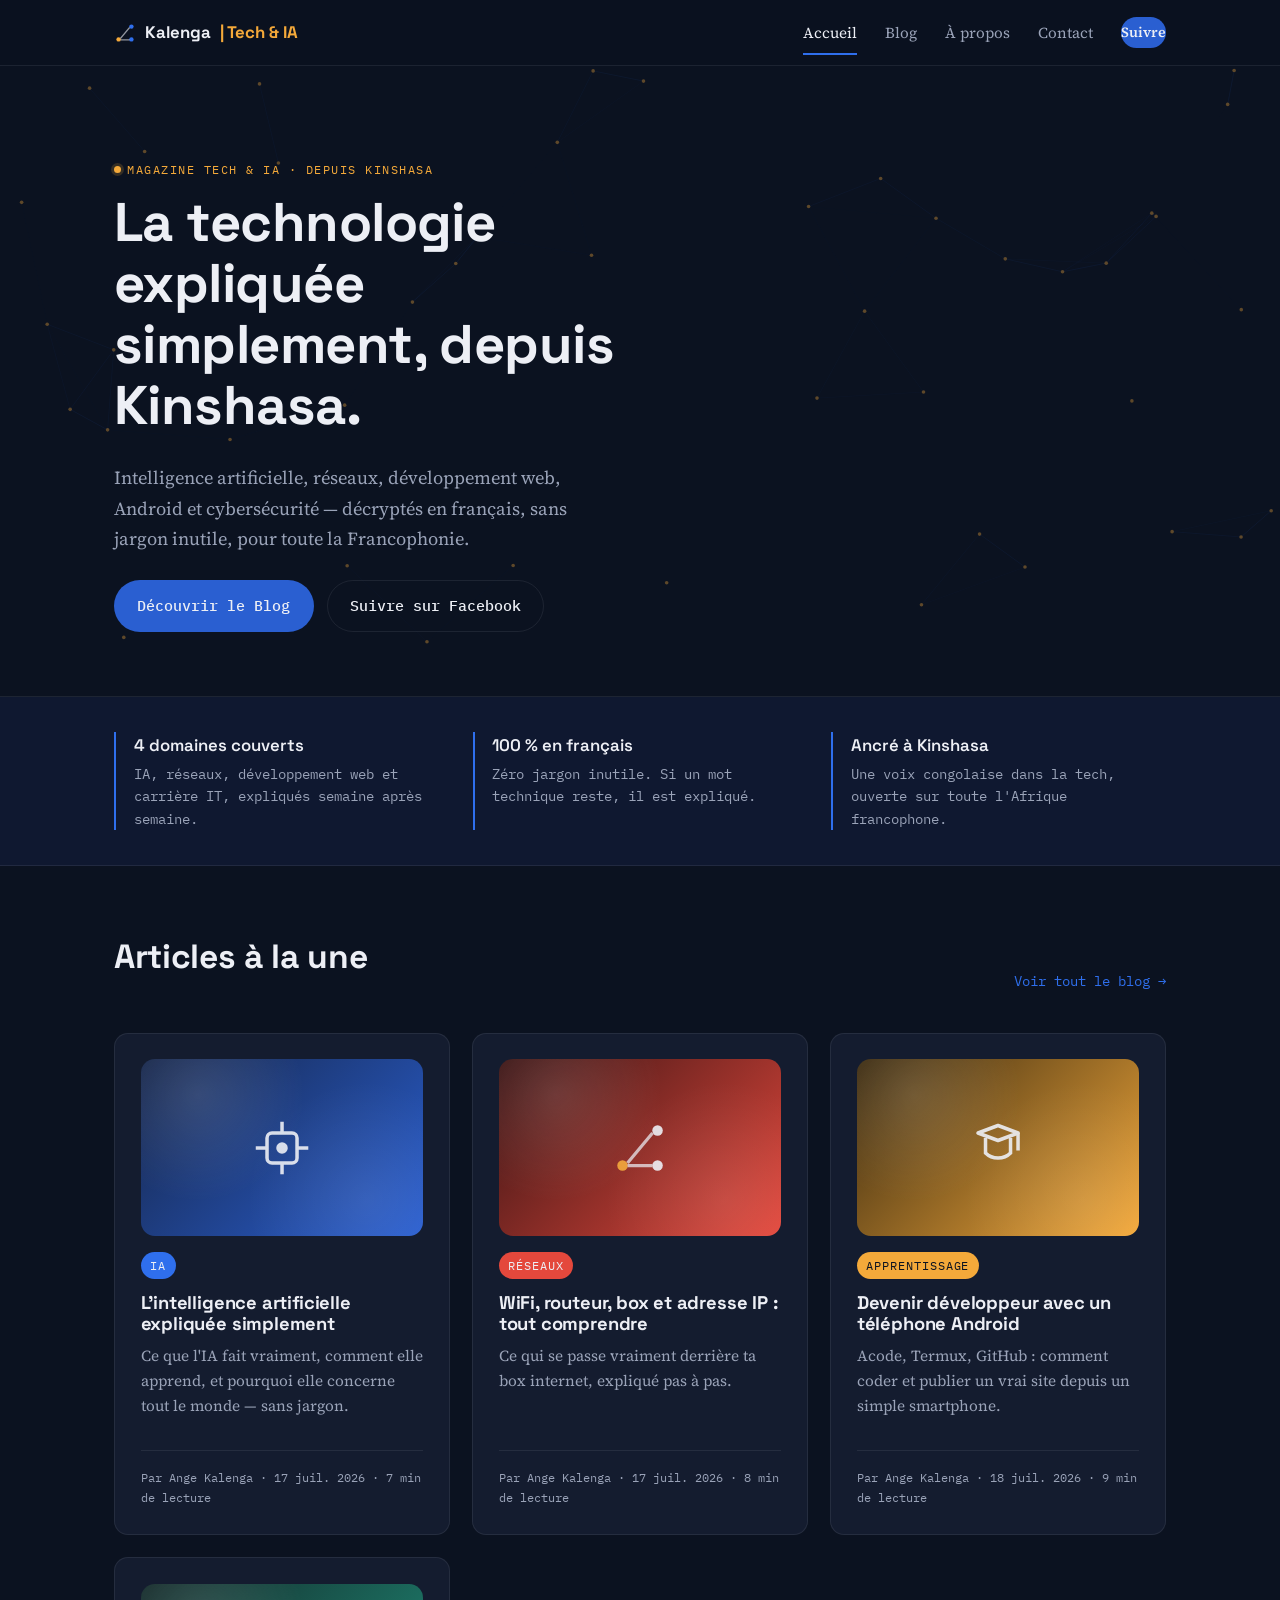
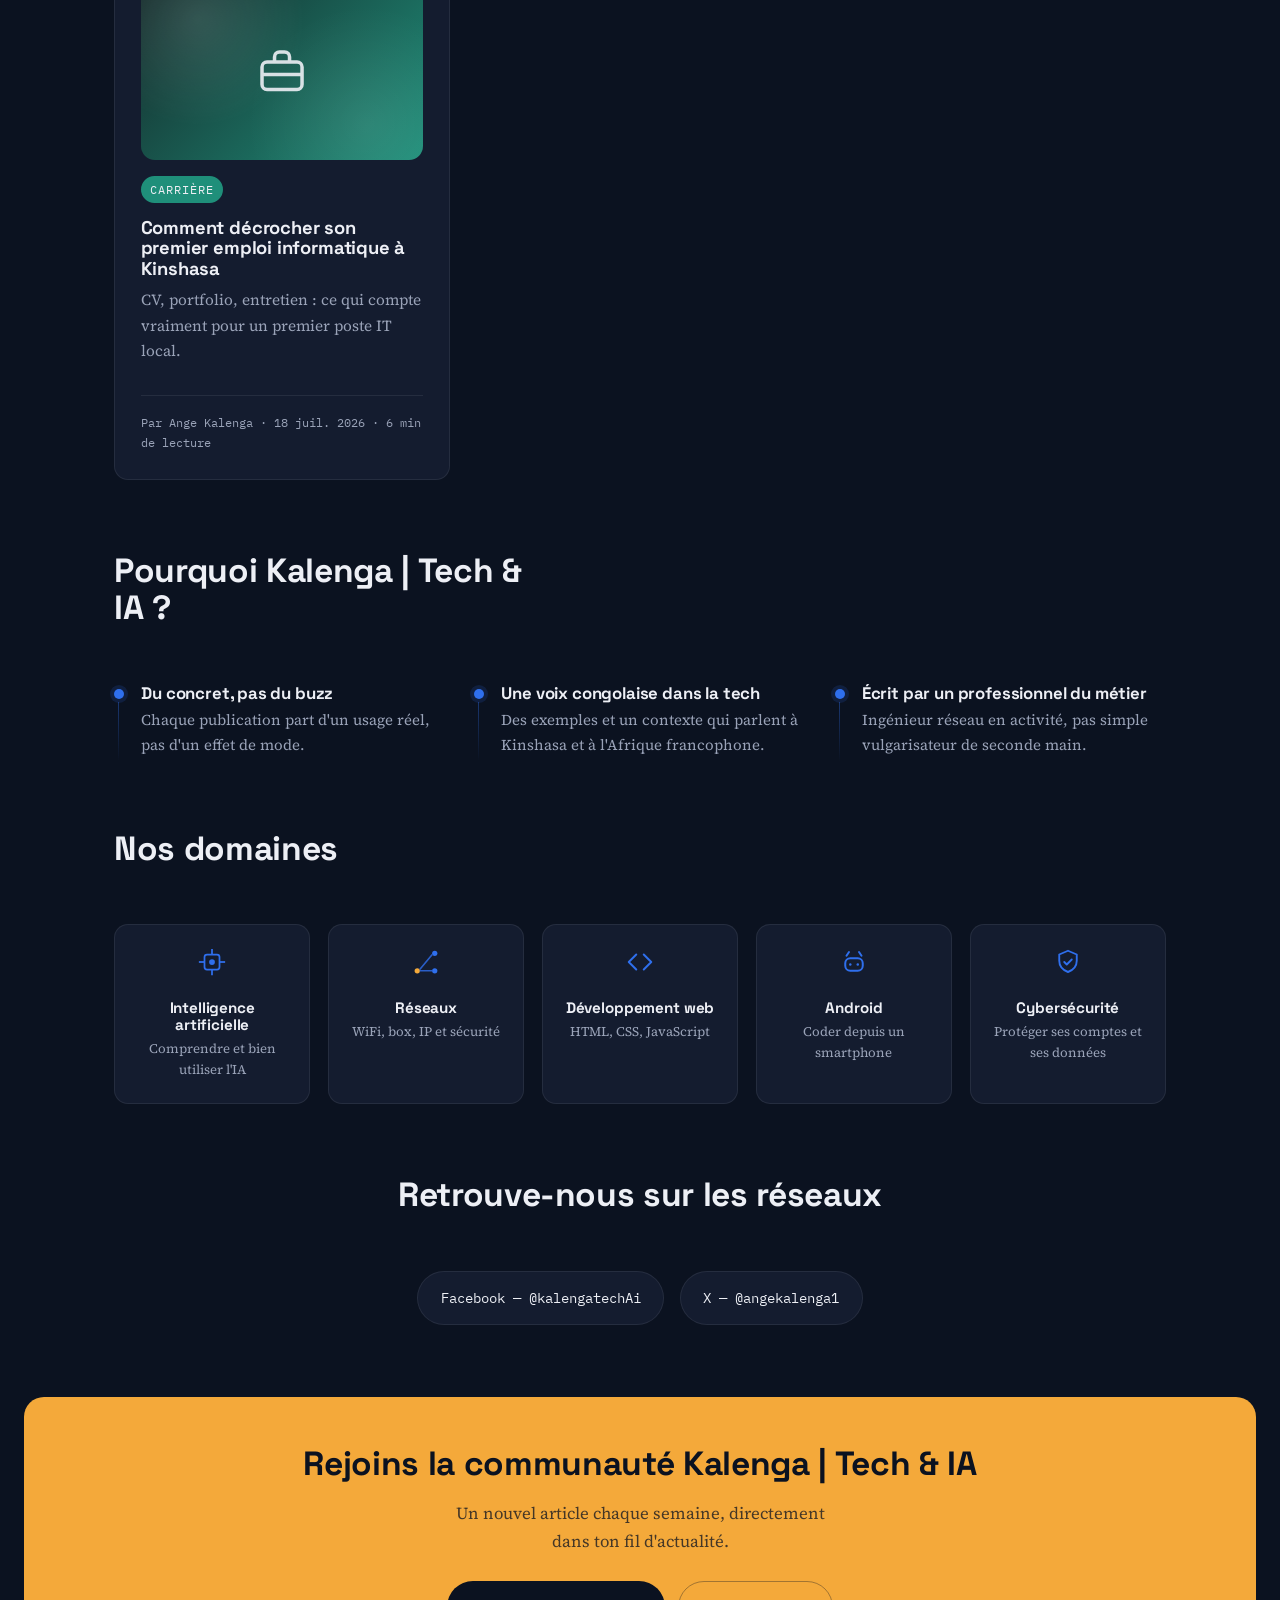
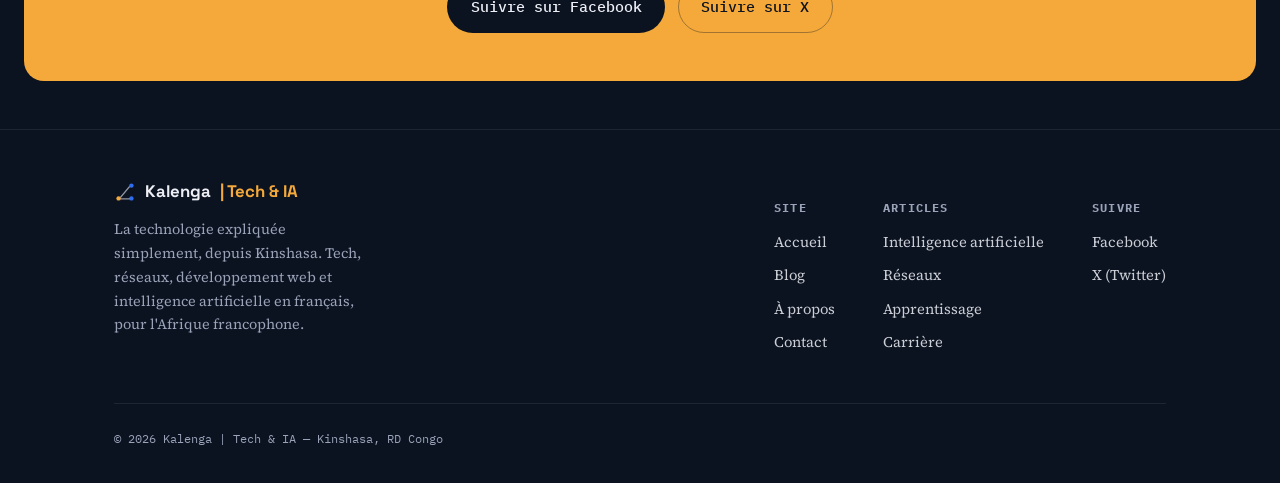
<file: index.html>
<!DOCTYPE html>
<html lang="fr">
<head>
<meta charset="UTF-8">
<meta name="viewport" content="width=device-width, initial-scale=1.0">
<title>Kalenga | Tech & IA — La technologie expliquée simplement, depuis Kinshasa</title>
<meta name="description" content="Magazine tech en français : intelligence artificielle, réseaux, développement web, Android et cybersécurité expliqués simplement, depuis Kinshasa, RD Congo.">
<meta name="keywords" content="tech Afrique, intelligence artificielle, IA en français, réseaux informatiques, développement web, Kinshasa, RD Congo, cybersécurité, Android">
<link rel="canonical" href="https://angekalenga-ai.github.io/kalenga-tech-ia/index.html">
<meta property="og:type" content="website">
<meta property="og:site_name" content="Kalenga | Tech &amp; IA">
<meta property="og:title" content="Kalenga | Tech & IA — La technologie expliquée simplement, depuis Kinshasa">
<meta property="og:description" content="Magazine tech en français : intelligence artificielle, réseaux, développement web, Android et cybersécurité expliqués simplement, depuis Kinshasa, RD Congo.">
<meta property="og:image" content="https://angekalenga-ai.github.io/kalenga-tech-ia/assets/og-image.png">
<meta property="og:url" content="https://angekalenga-ai.github.io/kalenga-tech-ia/index.html">
<meta name="twitter:card" content="summary_large_image">
<link rel="icon" href="assets/favicon.svg" type="image/svg+xml">
<link rel="apple-touch-icon" href="assets/apple-touch-icon.png">
<link rel="preconnect" href="https://fonts.googleapis.com">
<link href="https://fonts.googleapis.com/css2?family=Space+Grotesk:wght@400;500;700&family=Source+Serif+4:ital,opsz,wght@0,8..60,400;0,8..60,600;1,8..60,400&family=IBM+Plex+Mono:wght@400;500&display=swap" rel="stylesheet">
<link rel="stylesheet" href="css/style.css">
</head>
<body>

<header class="site">
  <nav class="nav">
    <a href="index.html" class="brand">
      <svg class="node-mark" viewBox="0 0 24 24" fill="none">
        <circle cx="5" cy="19" r="2.4" fill="#F4A93A"/>
        <circle cx="19" cy="5" r="2.4" fill="#2F6FED"/>
        <circle cx="19" cy="19" r="2.4" fill="#2F6FED"/>
        <path d="M7 18L17 6M7 19.5H17" stroke="#EDEFF5" stroke-width="1.3" opacity="0.6"/>
      </svg>
      Kalenga <span class="tag">| Tech &amp; IA</span>
    </a>
    <button class="nav-toggle" aria-label="Ouvrir le menu">☰</button>
    <div class="nav-links">
      <a href="index.html" class="active">Accueil</a>
      <a href="blog.html">Blog</a>
      <a href="a-propos.html">À propos</a>
      <a href="contact.html">Contact</a>
      <a href="https://www.facebook.com/kalengatechAi" class="nav-cta" target="_blank" rel="noopener">Suivre</a>
    </div>
  </nav>
</header>

<section class="hero">
  <canvas id="node-canvas"></canvas>
  <div class="wrap">
    <span class="eyebrow">Magazine tech &amp; IA · depuis Kinshasa</span>
    <h1>La technologie expliquée simplement, depuis Kinshasa.</h1>
    <p class="lead">Intelligence artificielle, réseaux, développement web, Android et cybersécurité — décryptés en français, sans jargon inutile, pour toute la Francophonie.</p>
    <div class="btn-row">
      <a href="blog.html" class="btn btn-primary">Découvrir le Blog</a>
      <a href="https://www.facebook.com/kalengatechAi" class="btn btn-outline" target="_blank" rel="noopener">Suivre sur Facebook</a>
    </div>
  </div>
</section>

<div class="proof">
  <div class="wrap">
    <div class="proof-item">
      <strong>4 domaines couverts</strong>
      IA, réseaux, développement web et carrière IT, expliqués semaine après semaine.
    </div>
    <div class="proof-item">
      <strong>100 % en français</strong>
      Zéro jargon inutile. Si un mot technique reste, il est expliqué.
    </div>
    <div class="proof-item">
      <strong>Ancré à Kinshasa</strong>
      Une voix congolaise dans la tech, ouverte sur toute l'Afrique francophone.
    </div>
  </div>
</div>

<section class="block">
  <div class="wrap">
    <div class="block-head">
      <h2>Articles à la une</h2>
      <a href="blog.html" class="see-all">Voir tout le blog →</a>
    </div>
    <div class="card-grid">
      <a href="article-ia.html" class="card reveal">
        <div class="cover cover-ia small"><svg viewBox="0 0 24 24" fill="none"><rect x="6" y="6" width="12" height="12" rx="2" stroke="#EDEFF5" stroke-width="1.4"/><circle cx="12" cy="12" r="2.3" fill="#EDEFF5"/><line x1="12" y1="1.5" x2="12" y2="6" stroke="#EDEFF5" stroke-width="1.4"/><line x1="12" y1="18" x2="12" y2="22.5" stroke="#EDEFF5" stroke-width="1.4"/><line x1="1.5" y1="12" x2="6" y2="12" stroke="#EDEFF5" stroke-width="1.4"/><line x1="18" y1="12" x2="22.5" y2="12" stroke="#EDEFF5" stroke-width="1.4"/></svg></div>
        <span class="tag-pill blue">IA</span>
        <h3>L'intelligence artificielle expliquée simplement</h3>
        <p>Ce que l'IA fait vraiment, comment elle apprend, et pourquoi elle concerne tout le monde — sans jargon.</p>
        <span class="meta">Par Ange Kalenga · 17 juil. 2026 · 7 min de lecture</span>
      </a>

      <a href="article-reseaux.html" class="card reveal">
        <div class="cover cover-reseaux small"><svg viewBox="0 0 24 24" fill="none"><circle cx="5" cy="19" r="2.1" fill="#F4A93A"/><circle cx="19" cy="5" r="2.1" fill="#EDEFF5"/><circle cx="19" cy="19" r="2.1" fill="#EDEFF5"/><path d="M7 18L17 6M7 19H17" stroke="#EDEFF5" stroke-width="1.3" opacity="0.8"/></svg></div>
        <span class="tag-pill alt">Réseaux</span>
        <h3>WiFi, routeur, box et adresse IP : tout comprendre</h3>
        <p>Ce qui se passe vraiment derrière ta box internet, expliqué pas à pas.</p>
        <span class="meta">Par Ange Kalenga · 17 juil. 2026 · 8 min de lecture</span>
      </a>

      <a href="article-apprentissage.html" class="card reveal">
        <div class="cover cover-apprentissage small"><svg viewBox="0 0 24 24" fill="none"><path d="M4 6L12 3L20 6L12 9L4 6Z" stroke="#EDEFF5" stroke-width="1.4" stroke-linejoin="round"/><path d="M7 8V14C7 14 9 16 12 16C15 16 17 14 17 14V8" stroke="#EDEFF5" stroke-width="1.4"/><line x1="20" y1="6" x2="20" y2="13" stroke="#EDEFF5" stroke-width="1.4"/></svg></div>
        <span class="tag-pill ">Apprentissage</span>
        <h3>Devenir développeur avec un téléphone Android</h3>
        <p>Acode, Termux, GitHub : comment coder et publier un vrai site depuis un simple smartphone.</p>
        <span class="meta">Par Ange Kalenga · 18 juil. 2026 · 9 min de lecture</span>
      </a>

      <a href="article-carriere.html" class="card reveal">
        <div class="cover cover-carriere small"><svg viewBox="0 0 24 24" fill="none"><rect x="4" y="8" width="16" height="11" rx="2" stroke="#EDEFF5" stroke-width="1.4"/><path d="M9 8V6C9 5 9.8 4 11 4H13C14.2 4 15 5 15 6V8" stroke="#EDEFF5" stroke-width="1.4"/><line x1="4" y1="13" x2="20" y2="13" stroke="#EDEFF5" stroke-width="1.4"/></svg></div>
        <span class="tag-pill green">Carrière</span>
        <h3>Comment décrocher son premier emploi informatique à Kinshasa</h3>
        <p>CV, portfolio, entretien : ce qui compte vraiment pour un premier poste IT local.</p>
        <span class="meta">Par Ange Kalenga · 18 juil. 2026 · 6 min de lecture</span>
      </a>
    </div>
  </div>
</section>

<section class="block" style="padding-top:0;">
  <div class="wrap">
    <div class="block-head">
      <h2>Pourquoi Kalenga | Tech &amp; IA ?</h2>
    </div>
    <ul class="node-list">
      <li class="reveal">
        <h4>Du concret, pas du buzz</h4>
        <p>Chaque publication part d'un usage réel, pas d'un effet de mode.</p>
      </li>
      <li class="reveal">
        <h4>Une voix congolaise dans la tech</h4>
        <p>Des exemples et un contexte qui parlent à Kinshasa et à l'Afrique francophone.</p>
      </li>
      <li class="reveal">
        <h4>Écrit par un professionnel du métier</h4>
        <p>Ingénieur réseau en activité, pas simple vulgarisateur de seconde main.</p>
      </li>
    </ul>
  </div>
</section>

<section class="block" style="padding-top:0;">
  <div class="wrap">
    <div class="block-head">
      <h2>Nos domaines</h2>
    </div>
    <div class="domain-grid">
      <a href="article-ia.html" class="domain-card reveal">
        <svg viewBox="0 0 24 24" fill="none"><rect x="6" y="6" width="12" height="12" rx="2" stroke="#2F6FED" stroke-width="1.4"/><circle cx="12" cy="12" r="2.3" fill="#2F6FED"/><line x1="12" y1="1.5" x2="12" y2="6" stroke="#2F6FED" stroke-width="1.4"/><line x1="12" y1="18" x2="12" y2="22.5" stroke="#2F6FED" stroke-width="1.4"/><line x1="1.5" y1="12" x2="6" y2="12" stroke="#2F6FED" stroke-width="1.4"/><line x1="18" y1="12" x2="22.5" y2="12" stroke="#2F6FED" stroke-width="1.4"/></svg>
        <h4>Intelligence artificielle</h4>
        <p>Comprendre et bien utiliser l'IA</p>
      </a>
      <a href="article-reseaux.html" class="domain-card reveal">
        <svg viewBox="0 0 24 24" fill="none"><circle cx="5" cy="19" r="2.1" fill="#F4A93A"/><circle cx="19" cy="5" r="2.1" fill="#2F6FED"/><circle cx="19" cy="19" r="2.1" fill="#2F6FED"/><path d="M7 18L17 6M7 19H17" stroke="#2F6FED" stroke-width="1.3" opacity="0.8"/></svg>
        <h4>Réseaux</h4>
        <p>WiFi, box, IP et sécurité</p>
      </a>
      <a href="blog.html" class="domain-card reveal">
        <svg viewBox="0 0 24 24" fill="none"><path d="M9 6L3 12L9 18" stroke="#2F6FED" stroke-width="1.6" stroke-linecap="round" stroke-linejoin="round"/><path d="M15 6L21 12L15 18" stroke="#2F6FED" stroke-width="1.6" stroke-linecap="round" stroke-linejoin="round"/></svg>
        <h4>Développement web</h4>
        <p>HTML, CSS, JavaScript</p>
      </a>
      <a href="blog.html" class="domain-card reveal">
        <svg viewBox="0 0 24 24" fill="none"><rect x="5" y="9" width="14" height="10" rx="4" stroke="#2F6FED" stroke-width="1.6"/><line x1="8" y1="4" x2="6" y2="7" stroke="#2F6FED" stroke-width="1.6" stroke-linecap="round"/><line x1="16" y1="4" x2="18" y2="7" stroke="#2F6FED" stroke-width="1.6" stroke-linecap="round"/><circle cx="9" cy="14" r="1" fill="#2F6FED"/><circle cx="15" cy="14" r="1" fill="#2F6FED"/></svg>
        <h4>Android</h4>
        <p>Coder depuis un smartphone</p>
      </a>
      <a href="blog.html" class="domain-card reveal">
        <svg viewBox="0 0 24 24" fill="none"><path d="M12 3L19 6V11C19 15.5 16 18.5 12 20C8 18.5 5 15.5 5 11V6L12 3Z" stroke="#2F6FED" stroke-width="1.5" stroke-linejoin="round"/><path d="M9 12L11 14L15 10" stroke="#2F6FED" stroke-width="1.5" stroke-linecap="round" stroke-linejoin="round"/></svg>
        <h4>Cybersécurité</h4>
        <p>Protéger ses comptes et ses données</p>
      </a>
    </div>
  </div>
</section>

<section class="block" style="padding-top:0;">
  <div class="wrap" style="text-align:center;">
    <div class="block-head" style="justify-content:center; text-align:center;">
      <h2 style="max-width:none;">Retrouve-nous sur les réseaux</h2>
    </div>
    <div class="social-row">
      <a href="https://www.facebook.com/kalengatechAi" class="social-chip" target="_blank" rel="noopener">Facebook — @kalengatechAi</a>
      <a href="https://x.com/angekalenga1" class="social-chip" target="_blank" rel="noopener">X — @angekalenga1</a>
    </div>
  </div>
</section>

<div class="cta-band">
  <h2>Rejoins la communauté Kalenga | Tech &amp; IA</h2>
  <p>Un nouvel article chaque semaine, directement dans ton fil d'actualité.</p>
  <div class="btn-row">
    <a href="https://www.facebook.com/kalengatechAi" class="btn btn-gold" style="background:var(--ink); color:var(--paper);" target="_blank" rel="noopener">Suivre sur Facebook</a>
    <a href="https://x.com/angekalenga1" class="btn btn-outline" target="_blank" rel="noopener">Suivre sur X</a>
  </div>
</div>

<footer class="site">
  <div class="wrap">
    <div class="footer-grid">
      <div class="footer-brand">
        <div class="brand" style="margin-bottom:0.8rem;">
          <svg class="node-mark" viewBox="0 0 24 24" fill="none">
        <circle cx="5" cy="19" r="2.4" fill="#F4A93A"/>
        <circle cx="19" cy="5" r="2.4" fill="#2F6FED"/>
        <circle cx="19" cy="19" r="2.4" fill="#2F6FED"/>
        <path d="M7 18L17 6M7 19.5H17" stroke="#EDEFF5" stroke-width="1.3" opacity="0.6"/>
      </svg>
          Kalenga <span class="tag">| Tech &amp; IA</span>
        </div>
        <p>La technologie expliquée simplement, depuis Kinshasa. Tech, réseaux, développement web et intelligence artificielle en français, pour l'Afrique francophone.</p>
      </div>
      <div class="footer-links">
        <div class="footer-col">
          <h5>Site</h5>
          <a href="index.html">Accueil</a>
          <a href="blog.html">Blog</a>
          <a href="a-propos.html">À propos</a>
          <a href="contact.html">Contact</a>
        </div>
        <div class="footer-col">
          <h5>Articles</h5>
          <a href="article-ia.html">Intelligence artificielle</a>
          <a href="article-reseaux.html">Réseaux</a>
          <a href="article-apprentissage.html">Apprentissage</a>
          <a href="article-carriere.html">Carrière</a>
        </div>
        <div class="footer-col">
          <h5>Suivre</h5>
          <a href="https://www.facebook.com/kalengatechAi" target="_blank" rel="noopener">Facebook</a>
          <a href="https://x.com/angekalenga1" target="_blank" rel="noopener">X (Twitter)</a>
        </div>
      </div>
    </div>
    <div class="footer-bottom">© 2026 Kalenga | Tech &amp; IA — Kinshasa, RD Congo</div>
  </div>
</footer>

<script src="js/script.js"></script>
</body>
</html>
</file>
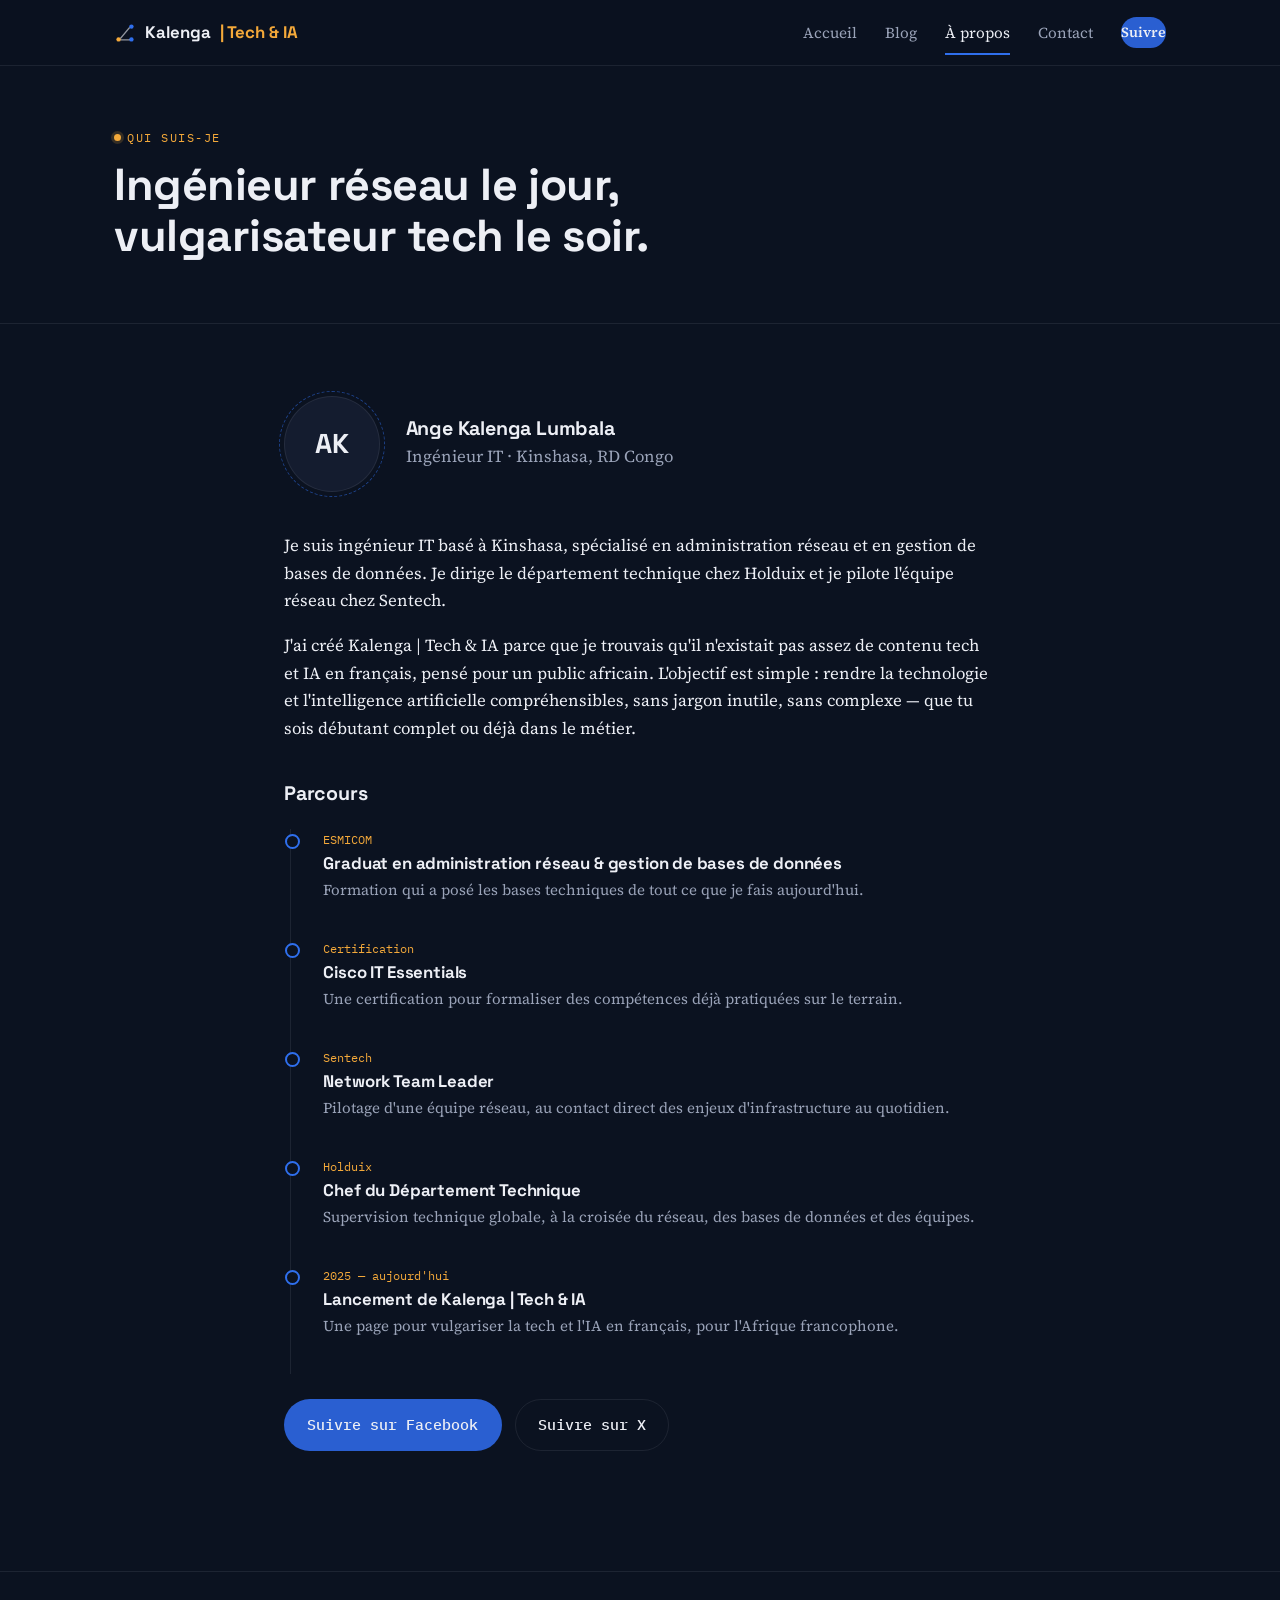
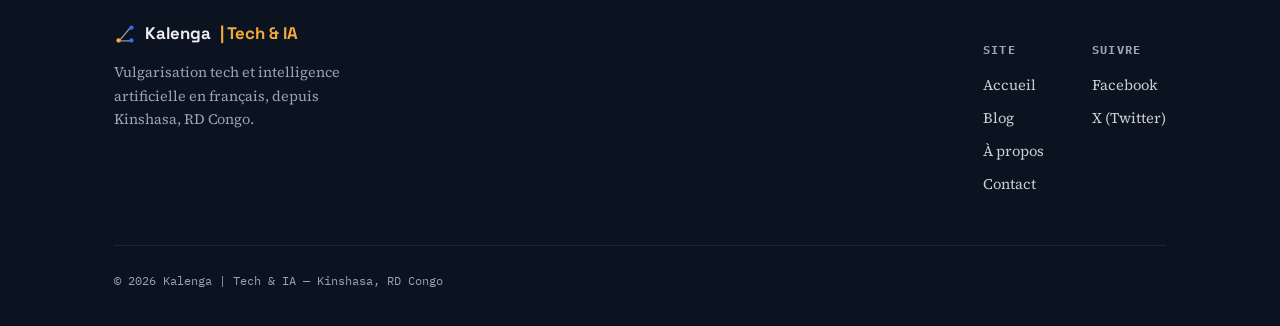
<file: a-propos.html>
<!DOCTYPE html>
<html lang="fr">
<head>
<meta charset="UTF-8">
<meta name="viewport" content="width=device-width, initial-scale=1.0">
<title>À propos — Kalenga | Tech & IA</title>
<meta name="description" content="Ange Kalenga Lumbala, ingénieur IT à Kinshasa et créateur de Kalenga | Tech & IA, magazine tech en français.">
<meta name="keywords" content="Ange Kalenga, ingénieur réseau Kinshasa, ESMICOM, Cisco, Sentech, Holduix">
<link rel="canonical" href="https://angekalenga-ai.github.io/kalenga-tech-ia/a-propos.html">
<meta property="og:type" content="website">
<meta property="og:site_name" content="Kalenga | Tech &amp; IA">
<meta property="og:title" content="À propos — Kalenga | Tech & IA">
<meta property="og:description" content="Ange Kalenga Lumbala, ingénieur IT à Kinshasa et créateur de Kalenga | Tech & IA, magazine tech en français.">
<meta property="og:image" content="https://angekalenga-ai.github.io/kalenga-tech-ia/assets/og-image.png">
<meta property="og:url" content="https://angekalenga-ai.github.io/kalenga-tech-ia/a-propos.html">
<meta name="twitter:card" content="summary_large_image">
<link rel="icon" href="assets/favicon.svg" type="image/svg+xml">
<link rel="apple-touch-icon" href="assets/apple-touch-icon.png">
<link rel="preconnect" href="https://fonts.googleapis.com">
<link href="https://fonts.googleapis.com/css2?family=Space+Grotesk:wght@400;500;700&family=Source+Serif+4:ital,opsz,wght@0,8..60,400;0,8..60,600;1,8..60,400&family=IBM+Plex+Mono:wght@400;500&display=swap" rel="stylesheet">
<link rel="stylesheet" href="css/style.css">
</head>
<body>

<header class="site">
  <nav class="nav">
    <a href="index.html" class="brand">
      <svg class="node-mark" viewBox="0 0 24 24" fill="none">
        <circle cx="5" cy="19" r="2.4" fill="#F4A93A"/>
        <circle cx="19" cy="5" r="2.4" fill="#2F6FED"/>
        <circle cx="19" cy="19" r="2.4" fill="#2F6FED"/>
        <path d="M7 18L17 6M7 19.5H17" stroke="#EDEFF5" stroke-width="1.3" opacity="0.6"/>
      </svg>
      Kalenga <span class="tag">| Tech &amp; IA</span>
    </a>
    <button class="nav-toggle" aria-label="Ouvrir le menu">☰</button>
    <div class="nav-links">
      <a href="index.html">Accueil</a>
      <a href="blog.html">Blog</a>
      <a href="a-propos.html" class="active">À propos</a>
      <a href="contact.html">Contact</a>
      <a href="https://www.facebook.com/kalengatechAi" class="nav-cta" target="_blank" rel="noopener">Suivre</a>
    </div>
  </nav>
</header>

<div class="page-head">
  <div class="wrap">
    <span class="eyebrow">Qui suis-je</span>
    <h1>Ingénieur réseau le jour, vulgarisateur tech le soir.</h1>
  </div>
</div>

<section class="block">
  <div class="wrap" style="max-width:760px;">

    <div class="avatar-block">
      <div class="avatar-node">AK</div>
      <div>
        <h3 style="margin-bottom:0.2rem;">Ange Kalenga Lumbala</h3>
        <p style="color:var(--muted); margin:0;">Ingénieur IT · Kinshasa, RD Congo</p>
      </div>
    </div>

    <p>Je suis ingénieur IT basé à Kinshasa, spécialisé en administration réseau et en gestion de bases de données. Je dirige le département technique chez Holduix et je pilote l'équipe réseau chez Sentech.</p>

    <p>J'ai créé Kalenga | Tech &amp; IA parce que je trouvais qu'il n'existait pas assez de contenu tech et IA en français, pensé pour un public africain. L'objectif est simple : rendre la technologie et l'intelligence artificielle compréhensibles, sans jargon inutile, sans complexe — que tu sois débutant complet ou déjà dans le métier.</p>

    <h3 style="margin-top:2.5rem;">Parcours</h3>
    <ul class="timeline" style="margin-top:1.5rem;">
      <li>
        <span class="when">ESMICOM</span>
        <h4>Graduat en administration réseau &amp; gestion de bases de données</h4>
        <p>Formation qui a posé les bases techniques de tout ce que je fais aujourd'hui.</p>
      </li>
      <li>
        <span class="when">Certification</span>
        <h4>Cisco IT Essentials</h4>
        <p>Une certification pour formaliser des compétences déjà pratiquées sur le terrain.</p>
      </li>
      <li>
        <span class="when">Sentech</span>
        <h4>Network Team Leader</h4>
        <p>Pilotage d'une équipe réseau, au contact direct des enjeux d'infrastructure au quotidien.</p>
      </li>
      <li>
        <span class="when">Holduix</span>
        <h4>Chef du Département Technique</h4>
        <p>Supervision technique globale, à la croisée du réseau, des bases de données et des équipes.</p>
      </li>
      <li>
        <span class="when">2025 — aujourd'hui</span>
        <h4>Lancement de Kalenga | Tech &amp; IA</h4>
        <p>Une page pour vulgariser la tech et l'IA en français, pour l'Afrique francophone.</p>
      </li>
    </ul>

    <div class="btn-row">
      <a href="https://www.facebook.com/kalengatechAi" class="btn btn-primary" target="_blank" rel="noopener">Suivre sur Facebook</a>
      <a href="https://x.com/angekalenga1" class="btn btn-outline" target="_blank" rel="noopener">Suivre sur X</a>
    </div>

  </div>
</section>

<footer class="site">
  <div class="wrap">
    <div class="footer-grid">
      <div class="footer-brand">
        <div class="brand" style="margin-bottom:0.8rem;">
          <svg class="node-mark" viewBox="0 0 24 24" fill="none">
            <circle cx="5" cy="19" r="2.4" fill="#F4A93A"/>
            <circle cx="19" cy="5" r="2.4" fill="#2F6FED"/>
            <circle cx="19" cy="19" r="2.4" fill="#2F6FED"/>
            <path d="M7 18L17 6M7 19.5H17" stroke="#EDEFF5" stroke-width="1.3" opacity="0.6"/>
          </svg>
          Kalenga <span class="tag">| Tech &amp; IA</span>
        </div>
        <p>Vulgarisation tech et intelligence artificielle en français, depuis Kinshasa, RD Congo.</p>
      </div>
      <div class="footer-links">
        <div class="footer-col">
          <h5>Site</h5>
          <a href="index.html">Accueil</a>
          <a href="blog.html">Blog</a>
          <a href="a-propos.html">À propos</a>
          <a href="contact.html">Contact</a>
        </div>
        <div class="footer-col">
          <h5>Suivre</h5>
          <a href="https://www.facebook.com/kalengatechAi" target="_blank" rel="noopener">Facebook</a>
          <a href="https://x.com/angekalenga1" target="_blank" rel="noopener">X (Twitter)</a>
        </div>
      </div>
    </div>
    <div class="footer-bottom">© 2026 Kalenga | Tech &amp; IA — Kinshasa, RD Congo</div>
  </div>
</footer>

<script src="js/script.js"></script>
</body>
</html>
</file>
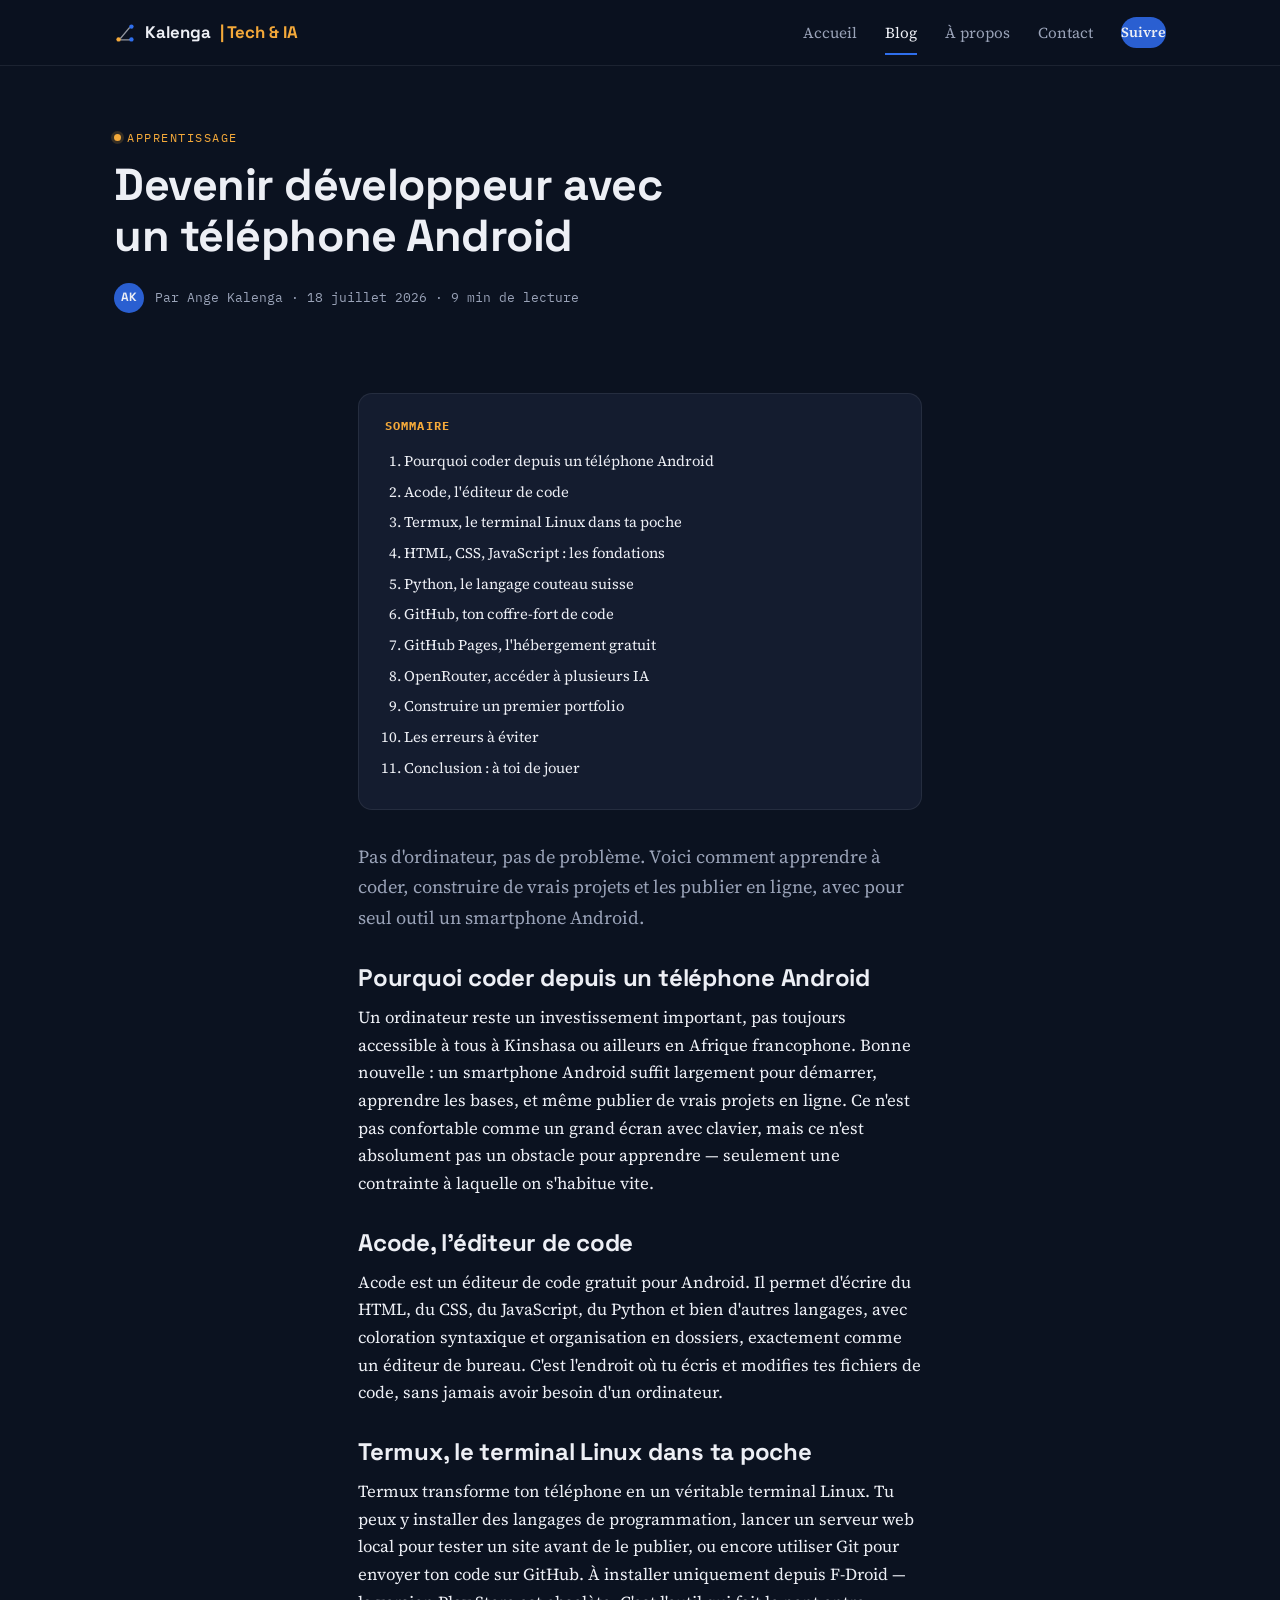
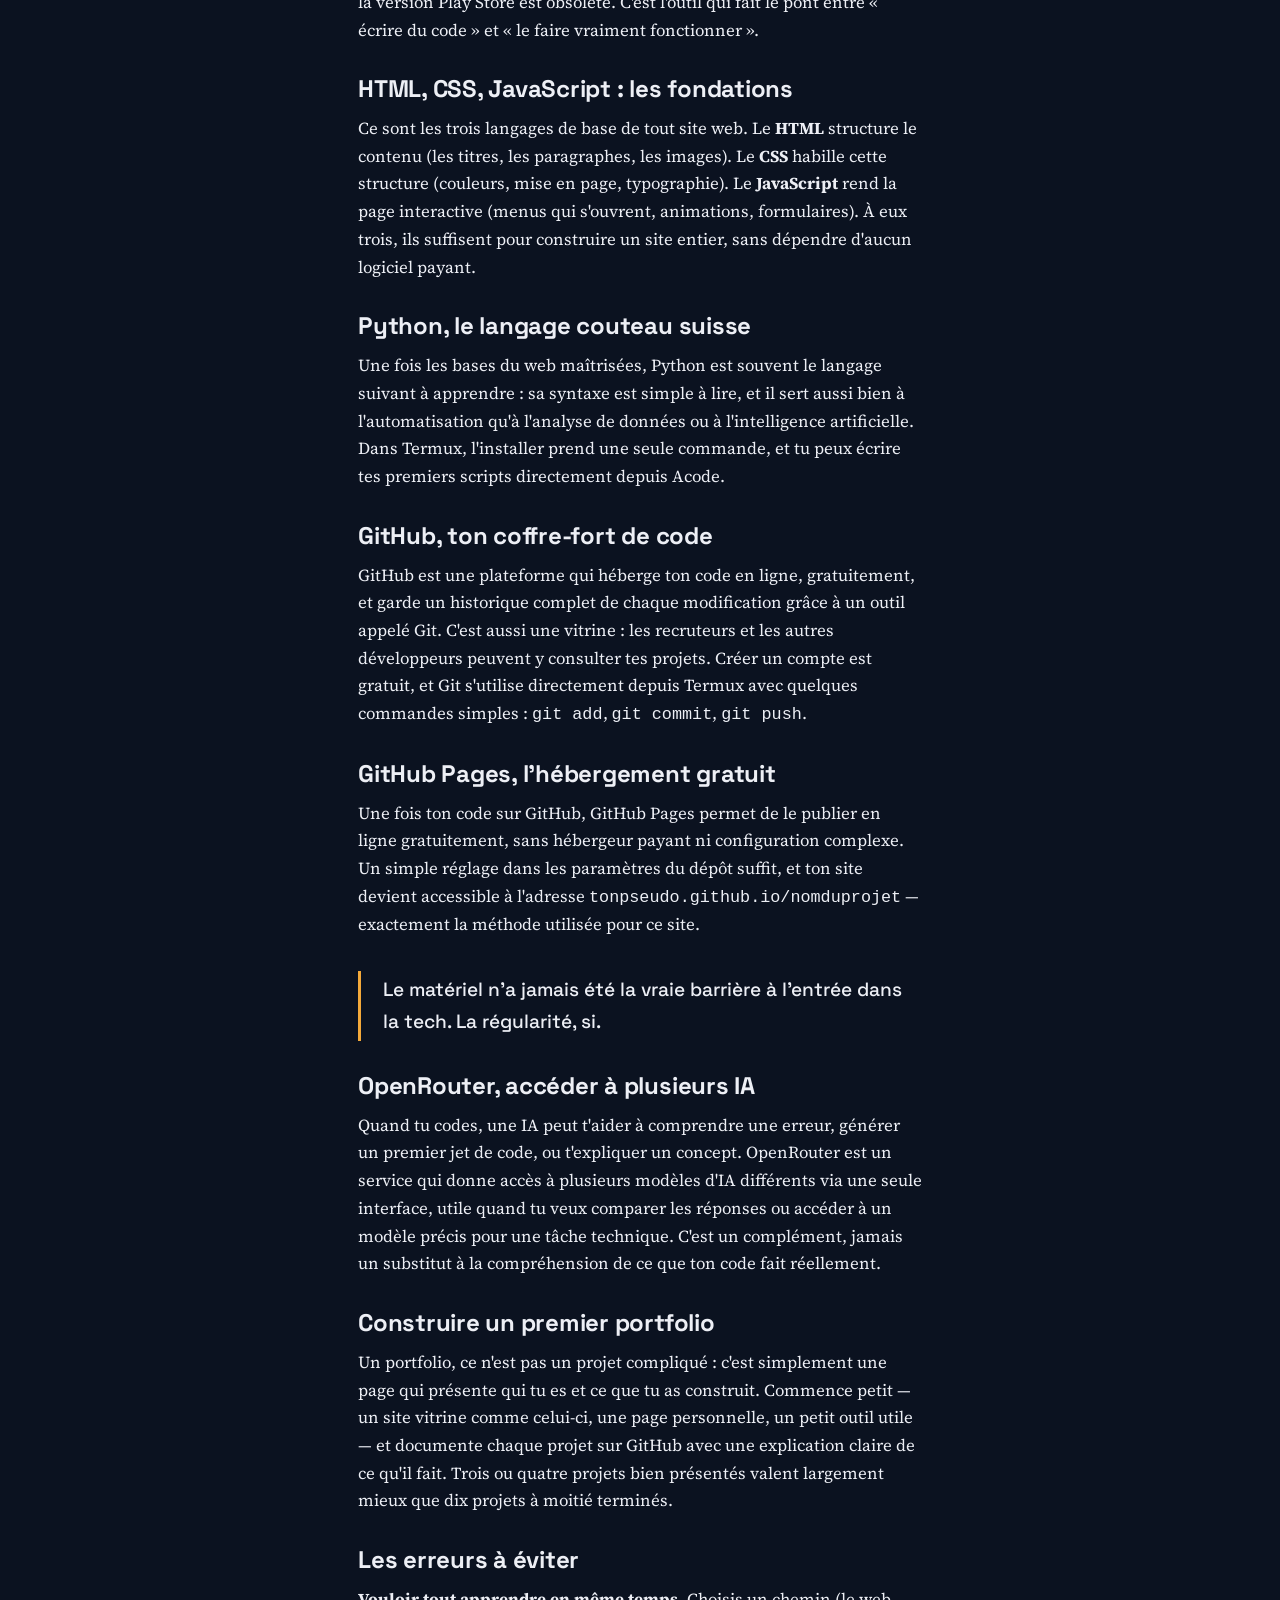
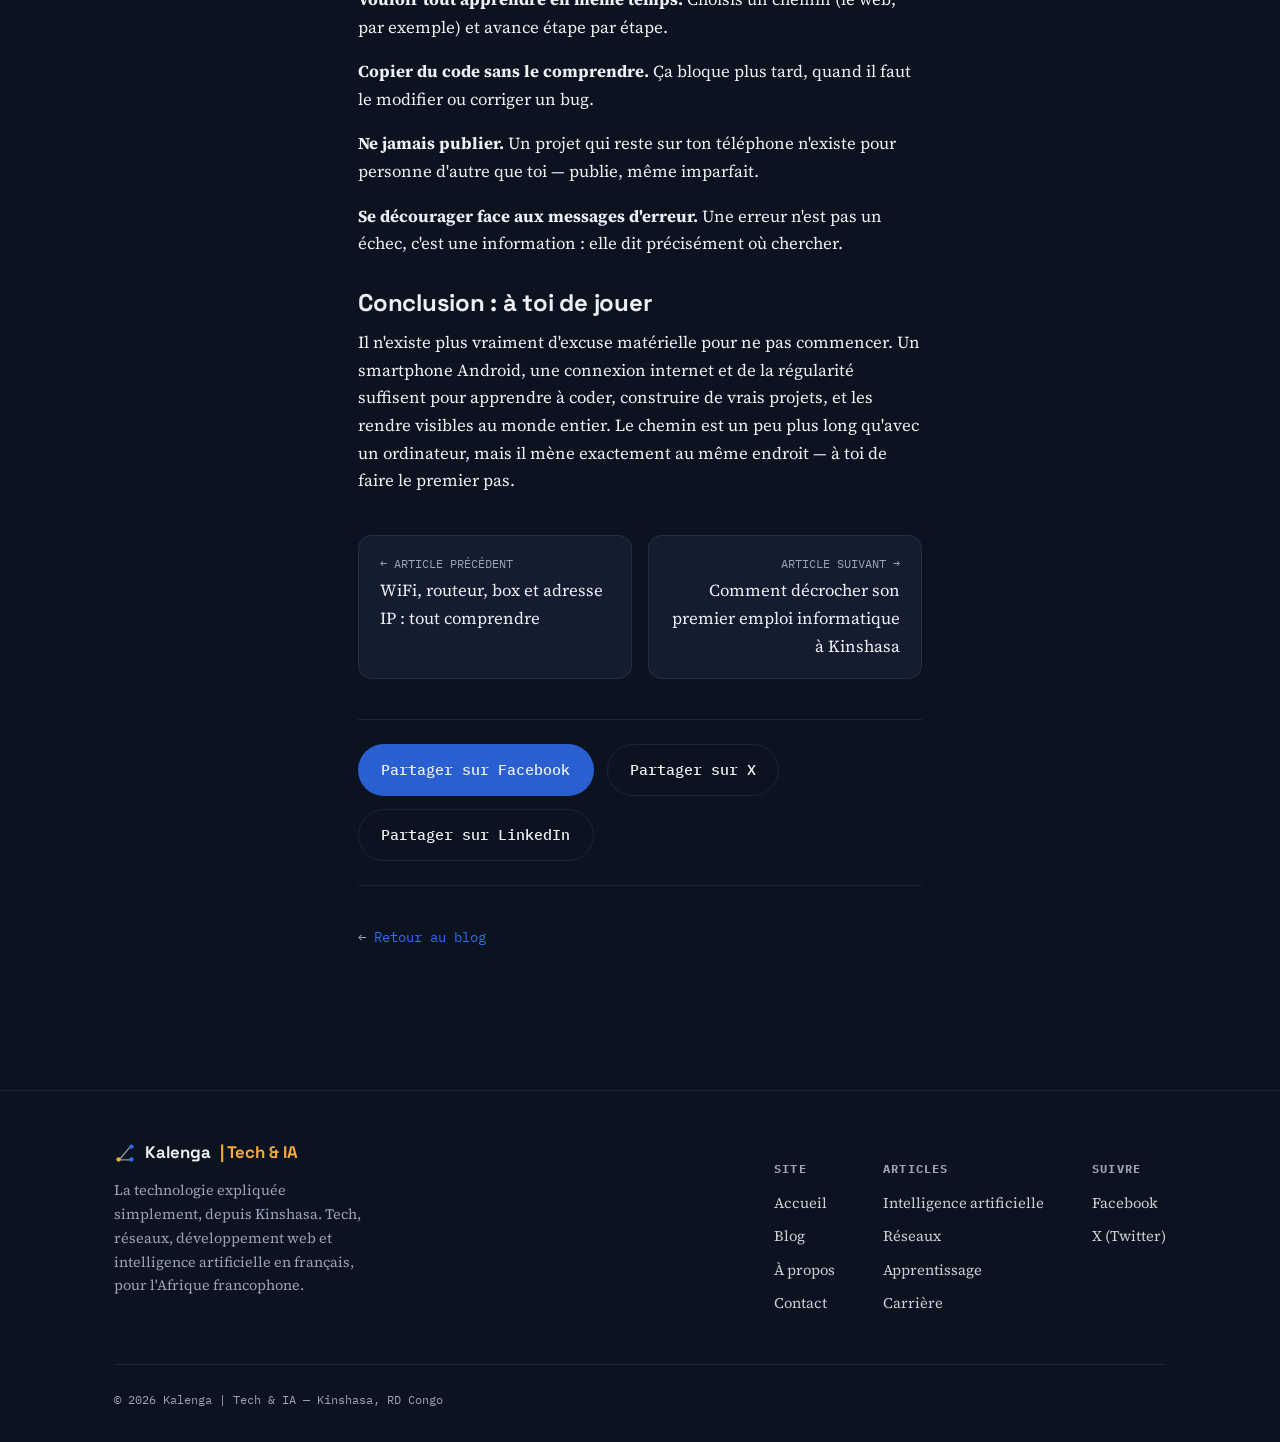
<file: article-apprentissage.html>
<!DOCTYPE html>
<html lang="fr">
<head>
<meta charset="UTF-8">
<meta name="viewport" content="width=device-width, initial-scale=1.0">
<title>Devenir développeur avec un téléphone Android — Kalenga | Tech & IA</title>
<meta name="description" content="Acode, Termux, GitHub, GitHub Pages : le guide complet pour apprendre à coder et publier de vrais projets depuis un simple smartphone Android.">
<meta name="keywords" content="coder sur Android, Acode, Termux, GitHub Pages, apprendre à programmer, développeur autodidacte Afrique">
<link rel="canonical" href="https://angekalenga-ai.github.io/kalenga-tech-ia/article-apprentissage.html">
<meta property="og:type" content="article">
<meta property="og:site_name" content="Kalenga | Tech &amp; IA">
<meta property="og:title" content="Devenir développeur avec un téléphone Android — Kalenga | Tech & IA">
<meta property="og:description" content="Acode, Termux, GitHub, GitHub Pages : le guide complet pour apprendre à coder et publier de vrais projets depuis un simple smartphone Android.">
<meta property="og:image" content="https://angekalenga-ai.github.io/kalenga-tech-ia/assets/og-image.png">
<meta property="og:url" content="https://angekalenga-ai.github.io/kalenga-tech-ia/article-apprentissage.html">
<meta name="twitter:card" content="summary_large_image">
<link rel="icon" href="assets/favicon.svg" type="image/svg+xml">
<link rel="apple-touch-icon" href="assets/apple-touch-icon.png">
<link rel="preconnect" href="https://fonts.googleapis.com">
<link href="https://fonts.googleapis.com/css2?family=Space+Grotesk:wght@400;500;700&family=Source+Serif+4:ital,opsz,wght@0,8..60,400;0,8..60,600;1,8..60,400&family=IBM+Plex+Mono:wght@400;500&display=swap" rel="stylesheet">
<link rel="stylesheet" href="css/style.css">
</head>
<body>

<header class="site">
  <nav class="nav">
    <a href="index.html" class="brand">
      <svg class="node-mark" viewBox="0 0 24 24" fill="none">
        <circle cx="5" cy="19" r="2.4" fill="#F4A93A"/>
        <circle cx="19" cy="5" r="2.4" fill="#2F6FED"/>
        <circle cx="19" cy="19" r="2.4" fill="#2F6FED"/>
        <path d="M7 18L17 6M7 19.5H17" stroke="#EDEFF5" stroke-width="1.3" opacity="0.6"/>
      </svg>
      Kalenga <span class="tag">| Tech &amp; IA</span>
    </a>
    <button class="nav-toggle" aria-label="Ouvrir le menu">☰</button>
    <div class="nav-links">
      <a href="index.html">Accueil</a>
      <a href="blog.html" class="active">Blog</a>
      <a href="a-propos.html">À propos</a>
      <a href="contact.html">Contact</a>
      <a href="https://www.facebook.com/kalengatechAi" class="nav-cta" target="_blank" rel="noopener">Suivre</a>
    </div>
  </nav>
</header>

<div class="page-head" style="border-bottom:none; padding-bottom:0;">
  <div class="wrap">
    <span class="eyebrow">Apprentissage</span>
    <h1>Devenir développeur avec un téléphone Android</h1>
    <div class="article-authorline">
      <span class="author-dot">AK</span>
      Par Ange Kalenga · 18 juillet 2026 · 9 min de lecture
    </div>
  </div>
</div>

<article class="article-body">
  <div class="toc">
    <h5>Sommaire</h5>
    <ol>
      <li><a href="#pourquoi-android">Pourquoi coder depuis un téléphone Android</a></li>
      <li><a href="#acode">Acode, l'éditeur de code</a></li>
      <li><a href="#termux">Termux, le terminal Linux dans ta poche</a></li>
      <li><a href="#html-css-js">HTML, CSS, JavaScript : les fondations</a></li>
      <li><a href="#python">Python, le langage couteau suisse</a></li>
      <li><a href="#github">GitHub, ton coffre-fort de code</a></li>
      <li><a href="#github-pages">GitHub Pages, l'hébergement gratuit</a></li>
      <li><a href="#openrouter">OpenRouter, accéder à plusieurs IA</a></li>
      <li><a href="#portfolio">Construire un premier portfolio</a></li>
      <li><a href="#erreurs">Les erreurs à éviter</a></li>
      <li><a href="#conclusion-app">Conclusion : à toi de jouer</a></li>
    </ol>
  </div>

  
  <p class="lead">Pas d'ordinateur, pas de problème. Voici comment apprendre à coder, construire de vrais projets et les publier en ligne, avec pour seul outil un smartphone Android.</p>

  <h2 id="pourquoi-android">Pourquoi coder depuis un téléphone Android</h2>
  <p>Un ordinateur reste un investissement important, pas toujours accessible à tous à Kinshasa ou ailleurs en Afrique francophone. Bonne nouvelle : un smartphone Android suffit largement pour démarrer, apprendre les bases, et même publier de vrais projets en ligne. Ce n'est pas confortable comme un grand écran avec clavier, mais ce n'est absolument pas un obstacle pour apprendre — seulement une contrainte à laquelle on s'habitue vite.</p>

  <h2 id="acode">Acode, l'éditeur de code</h2>
  <p>Acode est un éditeur de code gratuit pour Android. Il permet d'écrire du HTML, du CSS, du JavaScript, du Python et bien d'autres langages, avec coloration syntaxique et organisation en dossiers, exactement comme un éditeur de bureau. C'est l'endroit où tu écris et modifies tes fichiers de code, sans jamais avoir besoin d'un ordinateur.</p>

  <h2 id="termux">Termux, le terminal Linux dans ta poche</h2>
  <p>Termux transforme ton téléphone en un véritable terminal Linux. Tu peux y installer des langages de programmation, lancer un serveur web local pour tester un site avant de le publier, ou encore utiliser Git pour envoyer ton code sur GitHub. À installer uniquement depuis F-Droid — la version Play Store est obsolète. C'est l'outil qui fait le pont entre « écrire du code » et « le faire vraiment fonctionner ».</p>

  <h2 id="html-css-js">HTML, CSS, JavaScript : les fondations</h2>
  <p>Ce sont les trois langages de base de tout site web. Le <strong>HTML</strong> structure le contenu (les titres, les paragraphes, les images). Le <strong>CSS</strong> habille cette structure (couleurs, mise en page, typographie). Le <strong>JavaScript</strong> rend la page interactive (menus qui s'ouvrent, animations, formulaires). À eux trois, ils suffisent pour construire un site entier, sans dépendre d'aucun logiciel payant.</p>

  <h2 id="python">Python, le langage couteau suisse</h2>
  <p>Une fois les bases du web maîtrisées, Python est souvent le langage suivant à apprendre : sa syntaxe est simple à lire, et il sert aussi bien à l'automatisation qu'à l'analyse de données ou à l'intelligence artificielle. Dans Termux, l'installer prend une seule commande, et tu peux écrire tes premiers scripts directement depuis Acode.</p>

  <h2 id="github">GitHub, ton coffre-fort de code</h2>
  <p>GitHub est une plateforme qui héberge ton code en ligne, gratuitement, et garde un historique complet de chaque modification grâce à un outil appelé Git. C'est aussi une vitrine : les recruteurs et les autres développeurs peuvent y consulter tes projets. Créer un compte est gratuit, et Git s'utilise directement depuis Termux avec quelques commandes simples : <code>git add</code>, <code>git commit</code>, <code>git push</code>.</p>

  <h2 id="github-pages">GitHub Pages, l'hébergement gratuit</h2>
  <p>Une fois ton code sur GitHub, GitHub Pages permet de le publier en ligne gratuitement, sans hébergeur payant ni configuration complexe. Un simple réglage dans les paramètres du dépôt suffit, et ton site devient accessible à l'adresse <code>tonpseudo.github.io/nomduprojet</code> — exactement la méthode utilisée pour ce site.</p>

  <blockquote class="pullquote">Le matériel n'a jamais été la vraie barrière à l'entrée dans la tech. La régularité, si.</blockquote>

  <h2 id="openrouter">OpenRouter, accéder à plusieurs IA</h2>
  <p>Quand tu codes, une IA peut t'aider à comprendre une erreur, générer un premier jet de code, ou t'expliquer un concept. OpenRouter est un service qui donne accès à plusieurs modèles d'IA différents via une seule interface, utile quand tu veux comparer les réponses ou accéder à un modèle précis pour une tâche technique. C'est un complément, jamais un substitut à la compréhension de ce que ton code fait réellement.</p>

  <h2 id="portfolio">Construire un premier portfolio</h2>
  <p>Un portfolio, ce n'est pas un projet compliqué : c'est simplement une page qui présente qui tu es et ce que tu as construit. Commence petit — un site vitrine comme celui-ci, une page personnelle, un petit outil utile — et documente chaque projet sur GitHub avec une explication claire de ce qu'il fait. Trois ou quatre projets bien présentés valent largement mieux que dix projets à moitié terminés.</p>

  <h2 id="erreurs">Les erreurs à éviter</h2>
  <p><strong>Vouloir tout apprendre en même temps.</strong> Choisis un chemin (le web, par exemple) et avance étape par étape.</p>
  <p><strong>Copier du code sans le comprendre.</strong> Ça bloque plus tard, quand il faut le modifier ou corriger un bug.</p>
  <p><strong>Ne jamais publier.</strong> Un projet qui reste sur ton téléphone n'existe pour personne d'autre que toi — publie, même imparfait.</p>
  <p><strong>Se décourager face aux messages d'erreur.</strong> Une erreur n'est pas un échec, c'est une information : elle dit précisément où chercher.</p>

  <h2 id="conclusion-app">Conclusion : à toi de jouer</h2>
  <p>Il n'existe plus vraiment d'excuse matérielle pour ne pas commencer. Un smartphone Android, une connexion internet et de la régularité suffisent pour apprendre à coder, construire de vrais projets, et les rendre visibles au monde entier. Le chemin est un peu plus long qu'avec un ordinateur, mais il mène exactement au même endroit — à toi de faire le premier pas.</p>


  <div class="article-nav">
    <a href="article-reseaux.html"><span class="dir">← Article précédent</span>WiFi, routeur, box et adresse IP : tout comprendre</a>
    <a href="article-carriere.html" class="next"><span class="dir">Article suivant →</span>Comment décrocher son premier emploi informatique à Kinshasa</a>
  </div>

  <div class="share-row">
    <a href="https://www.facebook.com/sharer/sharer.php?u=https://angekalenga-ai.github.io/kalenga-tech-ia/article-apprentissage.html" class="btn btn-primary" target="_blank" rel="noopener">Partager sur Facebook</a>
    <a href="https://x.com/intent/tweet?url=https://angekalenga-ai.github.io/kalenga-tech-ia/article-apprentissage.html" class="btn btn-outline" target="_blank" rel="noopener">Partager sur X</a>
    <a href="https://www.linkedin.com/sharing/share-offsite/?url=https://angekalenga-ai.github.io/kalenga-tech-ia/article-apprentissage.html" class="btn btn-outline" target="_blank" rel="noopener">Partager sur LinkedIn</a>
  </div>

  <p style="font-family:var(--font-mono); font-size:0.85rem; color:var(--muted);">← <a href="blog.html" style="color:var(--signal);">Retour au blog</a></p>
</article>

<footer class="site">
  <div class="wrap">
    <div class="footer-grid">
      <div class="footer-brand">
        <div class="brand" style="margin-bottom:0.8rem;">
          <svg class="node-mark" viewBox="0 0 24 24" fill="none">
        <circle cx="5" cy="19" r="2.4" fill="#F4A93A"/>
        <circle cx="19" cy="5" r="2.4" fill="#2F6FED"/>
        <circle cx="19" cy="19" r="2.4" fill="#2F6FED"/>
        <path d="M7 18L17 6M7 19.5H17" stroke="#EDEFF5" stroke-width="1.3" opacity="0.6"/>
      </svg>
          Kalenga <span class="tag">| Tech &amp; IA</span>
        </div>
        <p>La technologie expliquée simplement, depuis Kinshasa. Tech, réseaux, développement web et intelligence artificielle en français, pour l'Afrique francophone.</p>
      </div>
      <div class="footer-links">
        <div class="footer-col">
          <h5>Site</h5>
          <a href="index.html">Accueil</a>
          <a href="blog.html">Blog</a>
          <a href="a-propos.html">À propos</a>
          <a href="contact.html">Contact</a>
        </div>
        <div class="footer-col">
          <h5>Articles</h5>
          <a href="article-ia.html">Intelligence artificielle</a>
          <a href="article-reseaux.html">Réseaux</a>
          <a href="article-apprentissage.html">Apprentissage</a>
          <a href="article-carriere.html">Carrière</a>
        </div>
        <div class="footer-col">
          <h5>Suivre</h5>
          <a href="https://www.facebook.com/kalengatechAi" target="_blank" rel="noopener">Facebook</a>
          <a href="https://x.com/angekalenga1" target="_blank" rel="noopener">X (Twitter)</a>
        </div>
      </div>
    </div>
    <div class="footer-bottom">© 2026 Kalenga | Tech &amp; IA — Kinshasa, RD Congo</div>
  </div>
</footer>

<script src="js/script.js"></script>
</body>
</html>
</file>
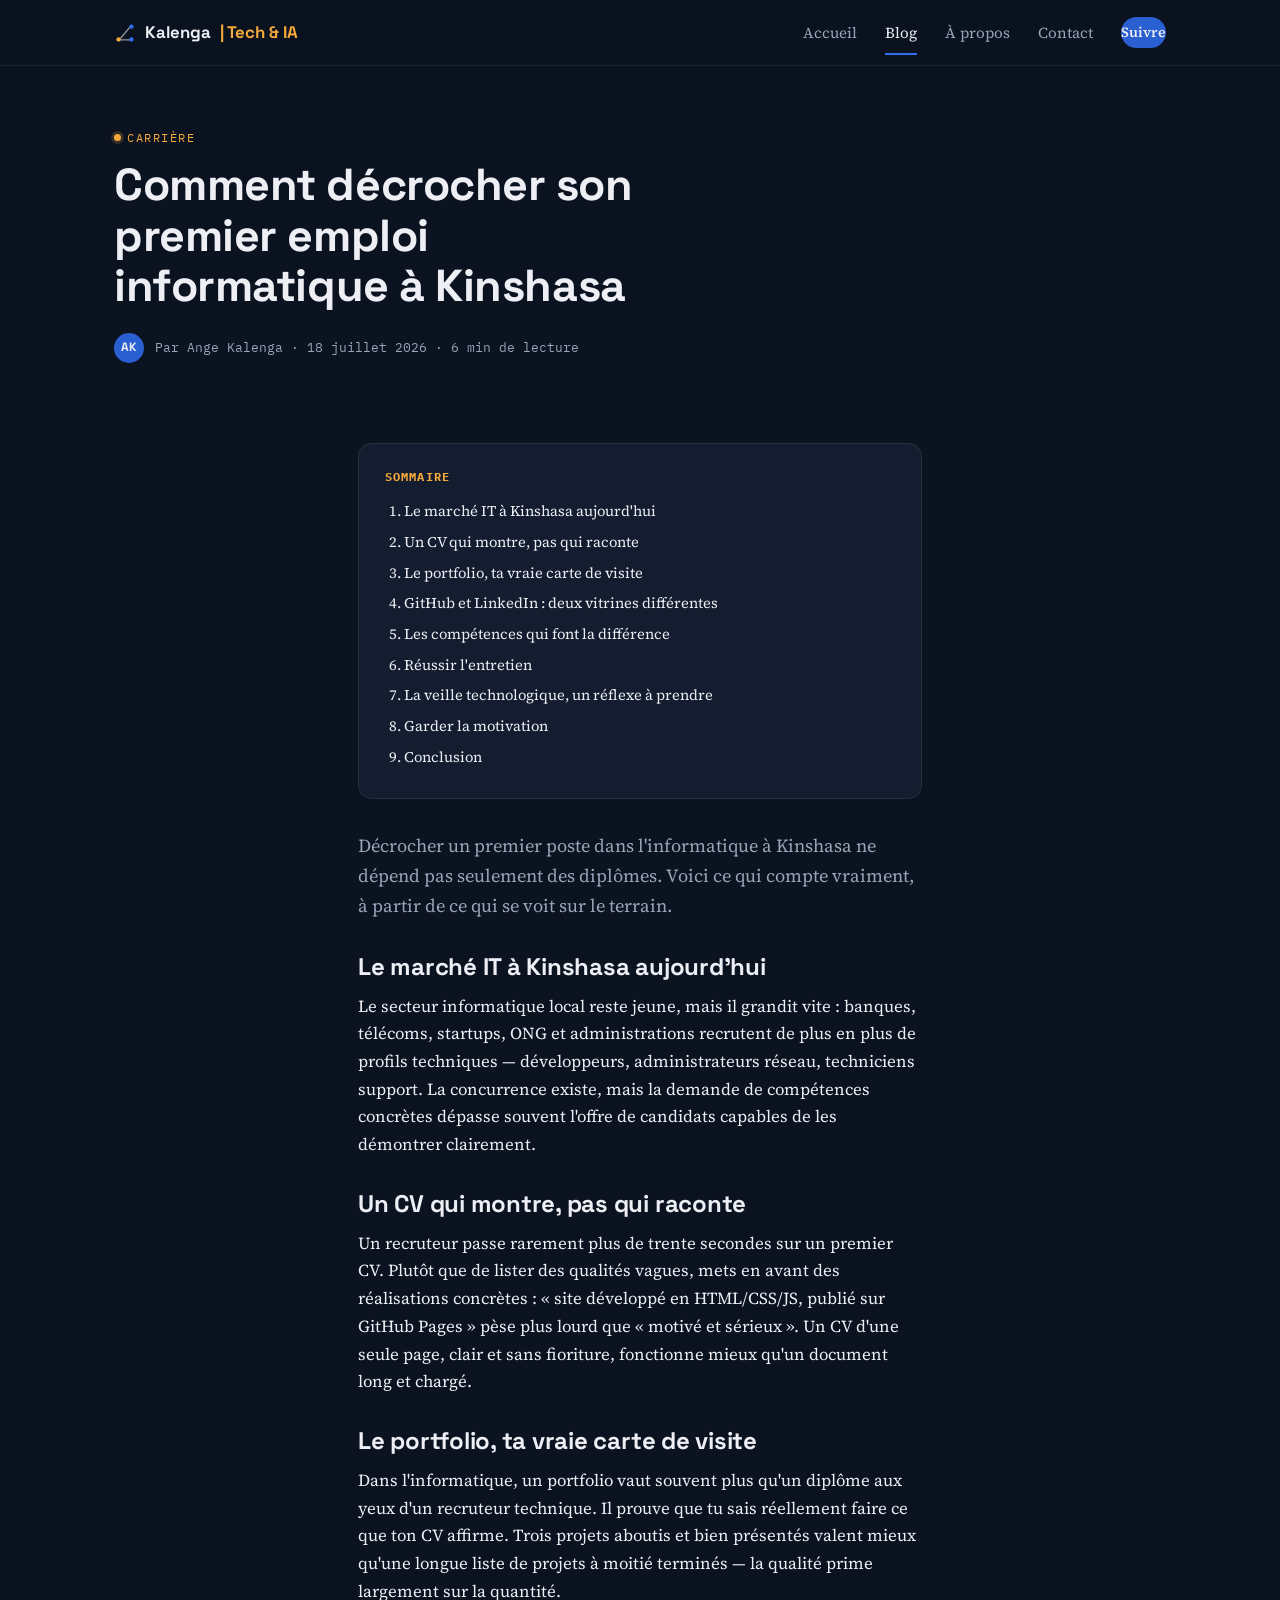
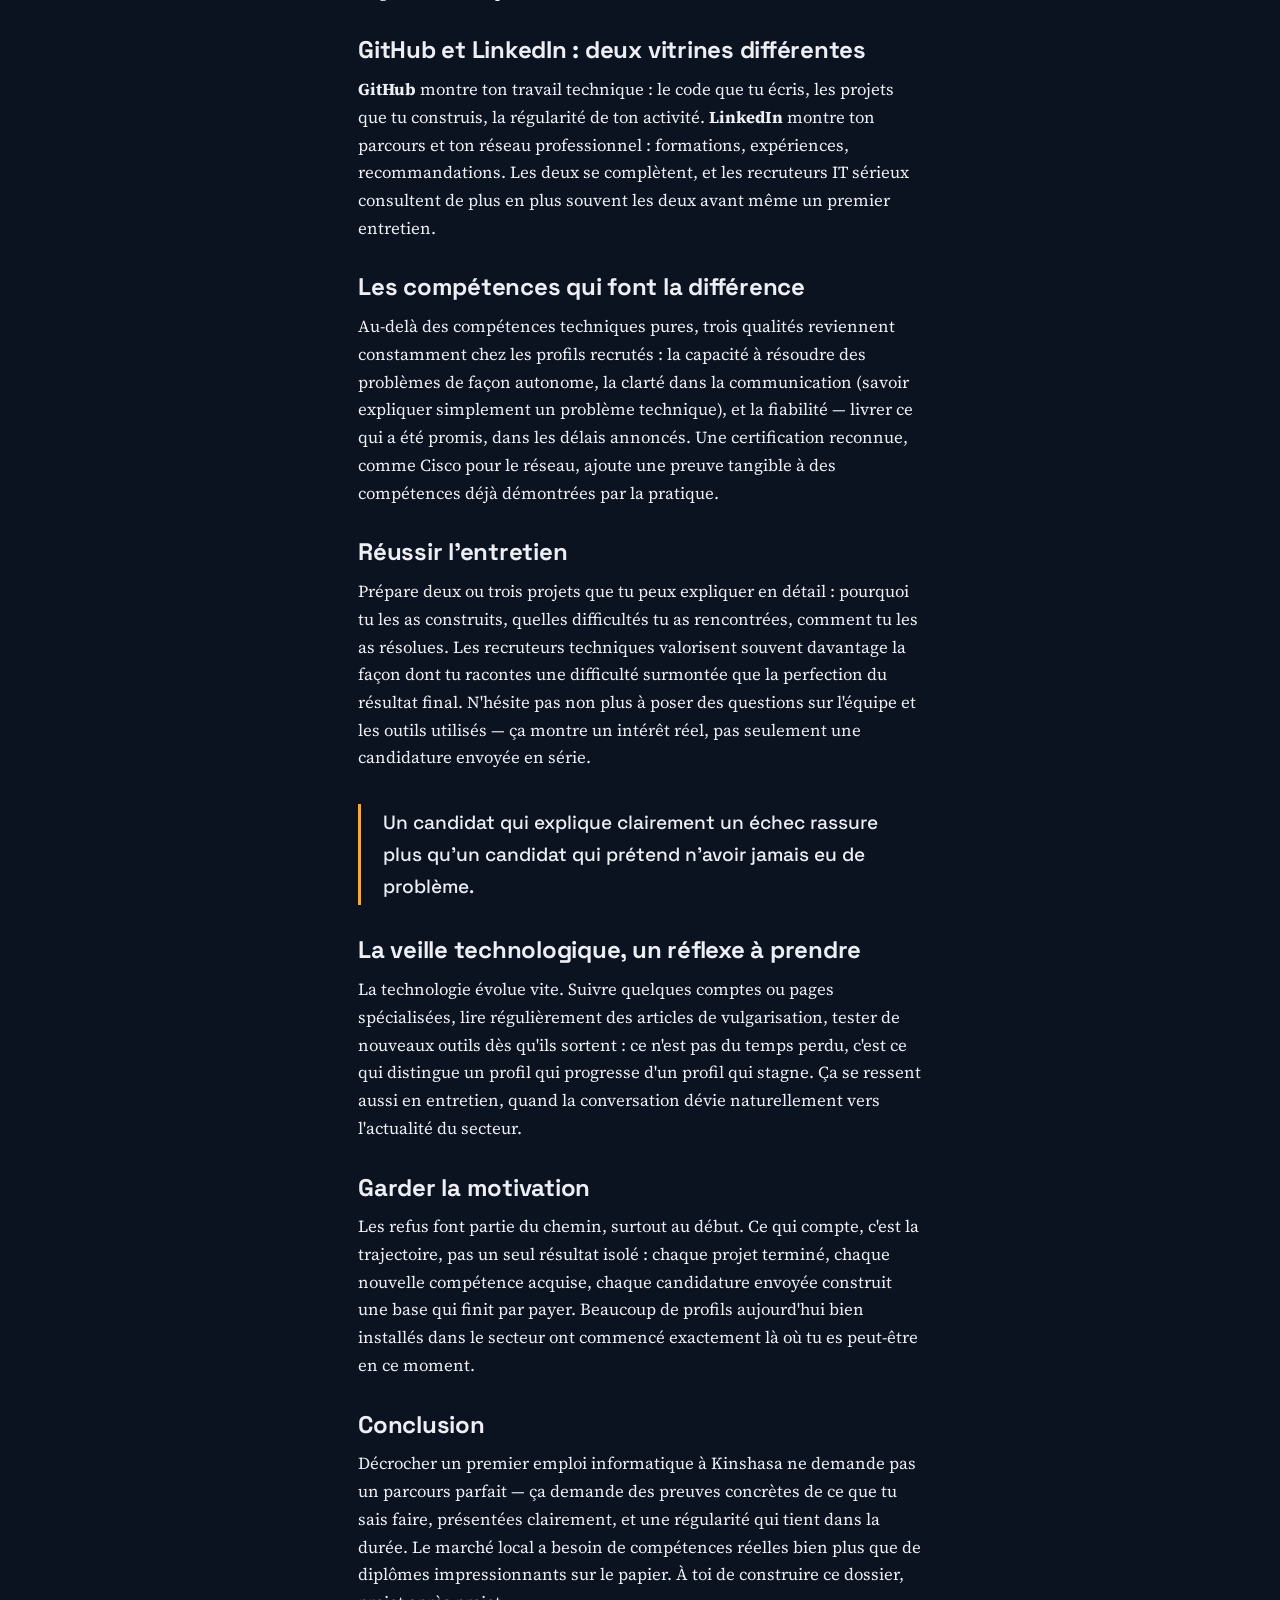
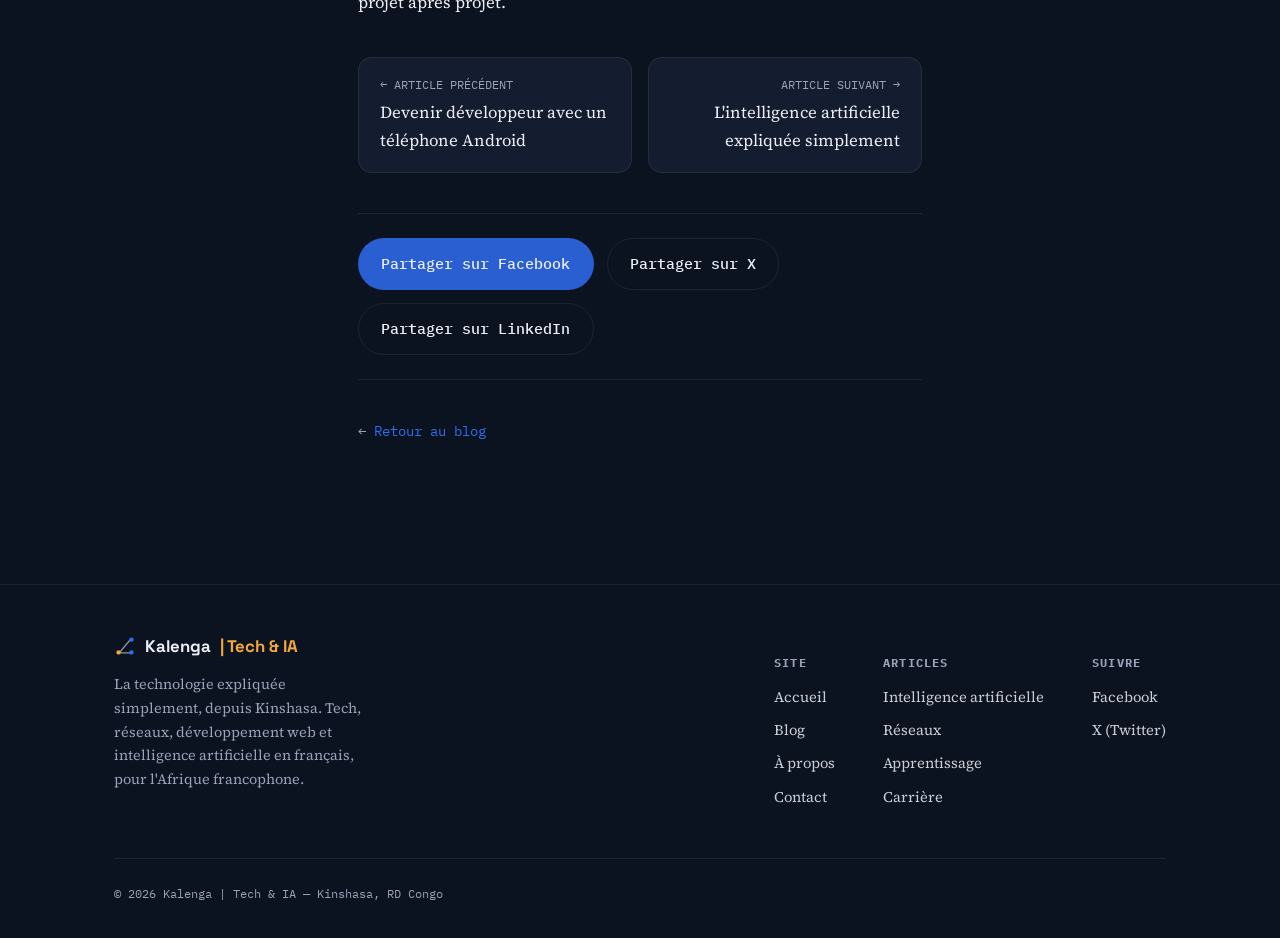
<file: article-carriere.html>
<!DOCTYPE html>
<html lang="fr">
<head>
<meta charset="UTF-8">
<meta name="viewport" content="width=device-width, initial-scale=1.0">
<title>Comment décrocher son premier emploi informatique à Kinshasa — Kalenga | Tech & IA</title>
<meta name="description" content="CV, portfolio, GitHub, LinkedIn, entretien : le guide pratique pour décrocher un premier poste IT à Kinshasa.">
<meta name="keywords" content="emploi informatique Kinshasa, premier emploi IT, carrière tech RDC, CV développeur, entretien technique">
<link rel="canonical" href="https://angekalenga-ai.github.io/kalenga-tech-ia/article-carriere.html">
<meta property="og:type" content="article">
<meta property="og:site_name" content="Kalenga | Tech &amp; IA">
<meta property="og:title" content="Comment décrocher son premier emploi informatique à Kinshasa — Kalenga | Tech & IA">
<meta property="og:description" content="CV, portfolio, GitHub, LinkedIn, entretien : le guide pratique pour décrocher un premier poste IT à Kinshasa.">
<meta property="og:image" content="https://angekalenga-ai.github.io/kalenga-tech-ia/assets/og-image.png">
<meta property="og:url" content="https://angekalenga-ai.github.io/kalenga-tech-ia/article-carriere.html">
<meta name="twitter:card" content="summary_large_image">
<link rel="icon" href="assets/favicon.svg" type="image/svg+xml">
<link rel="apple-touch-icon" href="assets/apple-touch-icon.png">
<link rel="preconnect" href="https://fonts.googleapis.com">
<link href="https://fonts.googleapis.com/css2?family=Space+Grotesk:wght@400;500;700&family=Source+Serif+4:ital,opsz,wght@0,8..60,400;0,8..60,600;1,8..60,400&family=IBM+Plex+Mono:wght@400;500&display=swap" rel="stylesheet">
<link rel="stylesheet" href="css/style.css">
</head>
<body>

<header class="site">
  <nav class="nav">
    <a href="index.html" class="brand">
      <svg class="node-mark" viewBox="0 0 24 24" fill="none">
        <circle cx="5" cy="19" r="2.4" fill="#F4A93A"/>
        <circle cx="19" cy="5" r="2.4" fill="#2F6FED"/>
        <circle cx="19" cy="19" r="2.4" fill="#2F6FED"/>
        <path d="M7 18L17 6M7 19.5H17" stroke="#EDEFF5" stroke-width="1.3" opacity="0.6"/>
      </svg>
      Kalenga <span class="tag">| Tech &amp; IA</span>
    </a>
    <button class="nav-toggle" aria-label="Ouvrir le menu">☰</button>
    <div class="nav-links">
      <a href="index.html">Accueil</a>
      <a href="blog.html" class="active">Blog</a>
      <a href="a-propos.html">À propos</a>
      <a href="contact.html">Contact</a>
      <a href="https://www.facebook.com/kalengatechAi" class="nav-cta" target="_blank" rel="noopener">Suivre</a>
    </div>
  </nav>
</header>

<div class="page-head" style="border-bottom:none; padding-bottom:0;">
  <div class="wrap">
    <span class="eyebrow">Carrière</span>
    <h1>Comment décrocher son premier emploi informatique à Kinshasa</h1>
    <div class="article-authorline">
      <span class="author-dot">AK</span>
      Par Ange Kalenga · 18 juillet 2026 · 6 min de lecture
    </div>
  </div>
</div>

<article class="article-body">
  <div class="toc">
    <h5>Sommaire</h5>
    <ol>
      <li><a href="#marche-kinshasa">Le marché IT à Kinshasa aujourd'hui</a></li>
      <li><a href="#cv">Un CV qui montre, pas qui raconte</a></li>
      <li><a href="#portfolio-carriere">Le portfolio, ta vraie carte de visite</a></li>
      <li><a href="#github-linkedin">GitHub et LinkedIn : deux vitrines différentes</a></li>
      <li><a href="#competences">Les compétences qui font la différence</a></li>
      <li><a href="#entretien">Réussir l'entretien</a></li>
      <li><a href="#veille">La veille technologique, un réflexe à prendre</a></li>
      <li><a href="#motivation-carriere">Garder la motivation</a></li>
      <li><a href="#conclusion-carriere">Conclusion</a></li>
    </ol>
  </div>

  
  <p class="lead">Décrocher un premier poste dans l'informatique à Kinshasa ne dépend pas seulement des diplômes. Voici ce qui compte vraiment, à partir de ce qui se voit sur le terrain.</p>

  <h2 id="marche-kinshasa">Le marché IT à Kinshasa aujourd'hui</h2>
  <p>Le secteur informatique local reste jeune, mais il grandit vite : banques, télécoms, startups, ONG et administrations recrutent de plus en plus de profils techniques — développeurs, administrateurs réseau, techniciens support. La concurrence existe, mais la demande de compétences concrètes dépasse souvent l'offre de candidats capables de les démontrer clairement.</p>

  <h2 id="cv">Un CV qui montre, pas qui raconte</h2>
  <p>Un recruteur passe rarement plus de trente secondes sur un premier CV. Plutôt que de lister des qualités vagues, mets en avant des réalisations concrètes : « site développé en HTML/CSS/JS, publié sur GitHub Pages » pèse plus lourd que « motivé et sérieux ». Un CV d'une seule page, clair et sans fioriture, fonctionne mieux qu'un document long et chargé.</p>

  <h2 id="portfolio-carriere">Le portfolio, ta vraie carte de visite</h2>
  <p>Dans l'informatique, un portfolio vaut souvent plus qu'un diplôme aux yeux d'un recruteur technique. Il prouve que tu sais réellement faire ce que ton CV affirme. Trois projets aboutis et bien présentés valent mieux qu'une longue liste de projets à moitié terminés — la qualité prime largement sur la quantité.</p>

  <h2 id="github-linkedin">GitHub et LinkedIn : deux vitrines différentes</h2>
  <p><strong>GitHub</strong> montre ton travail technique : le code que tu écris, les projets que tu construis, la régularité de ton activité. <strong>LinkedIn</strong> montre ton parcours et ton réseau professionnel : formations, expériences, recommandations. Les deux se complètent, et les recruteurs IT sérieux consultent de plus en plus souvent les deux avant même un premier entretien.</p>

  <h2 id="competences">Les compétences qui font la différence</h2>
  <p>Au-delà des compétences techniques pures, trois qualités reviennent constamment chez les profils recrutés : la capacité à résoudre des problèmes de façon autonome, la clarté dans la communication (savoir expliquer simplement un problème technique), et la fiabilité — livrer ce qui a été promis, dans les délais annoncés. Une certification reconnue, comme Cisco pour le réseau, ajoute une preuve tangible à des compétences déjà démontrées par la pratique.</p>

  <h2 id="entretien">Réussir l'entretien</h2>
  <p>Prépare deux ou trois projets que tu peux expliquer en détail : pourquoi tu les as construits, quelles difficultés tu as rencontrées, comment tu les as résolues. Les recruteurs techniques valorisent souvent davantage la façon dont tu racontes une difficulté surmontée que la perfection du résultat final. N'hésite pas non plus à poser des questions sur l'équipe et les outils utilisés — ça montre un intérêt réel, pas seulement une candidature envoyée en série.</p>

  <blockquote class="pullquote">Un candidat qui explique clairement un échec rassure plus qu'un candidat qui prétend n'avoir jamais eu de problème.</blockquote>

  <h2 id="veille">La veille technologique, un réflexe à prendre</h2>
  <p>La technologie évolue vite. Suivre quelques comptes ou pages spécialisées, lire régulièrement des articles de vulgarisation, tester de nouveaux outils dès qu'ils sortent : ce n'est pas du temps perdu, c'est ce qui distingue un profil qui progresse d'un profil qui stagne. Ça se ressent aussi en entretien, quand la conversation dévie naturellement vers l'actualité du secteur.</p>

  <h2 id="motivation-carriere">Garder la motivation</h2>
  <p>Les refus font partie du chemin, surtout au début. Ce qui compte, c'est la trajectoire, pas un seul résultat isolé : chaque projet terminé, chaque nouvelle compétence acquise, chaque candidature envoyée construit une base qui finit par payer. Beaucoup de profils aujourd'hui bien installés dans le secteur ont commencé exactement là où tu es peut-être en ce moment.</p>

  <h2 id="conclusion-carriere">Conclusion</h2>
  <p>Décrocher un premier emploi informatique à Kinshasa ne demande pas un parcours parfait — ça demande des preuves concrètes de ce que tu sais faire, présentées clairement, et une régularité qui tient dans la durée. Le marché local a besoin de compétences réelles bien plus que de diplômes impressionnants sur le papier. À toi de construire ce dossier, projet après projet.</p>


  <div class="article-nav">
    <a href="article-apprentissage.html"><span class="dir">← Article précédent</span>Devenir développeur avec un téléphone Android</a>
    <a href="article-ia.html" class="next"><span class="dir">Article suivant →</span>L'intelligence artificielle expliquée simplement</a>
  </div>

  <div class="share-row">
    <a href="https://www.facebook.com/sharer/sharer.php?u=https://angekalenga-ai.github.io/kalenga-tech-ia/article-carriere.html" class="btn btn-primary" target="_blank" rel="noopener">Partager sur Facebook</a>
    <a href="https://x.com/intent/tweet?url=https://angekalenga-ai.github.io/kalenga-tech-ia/article-carriere.html" class="btn btn-outline" target="_blank" rel="noopener">Partager sur X</a>
    <a href="https://www.linkedin.com/sharing/share-offsite/?url=https://angekalenga-ai.github.io/kalenga-tech-ia/article-carriere.html" class="btn btn-outline" target="_blank" rel="noopener">Partager sur LinkedIn</a>
  </div>

  <p style="font-family:var(--font-mono); font-size:0.85rem; color:var(--muted);">← <a href="blog.html" style="color:var(--signal);">Retour au blog</a></p>
</article>

<footer class="site">
  <div class="wrap">
    <div class="footer-grid">
      <div class="footer-brand">
        <div class="brand" style="margin-bottom:0.8rem;">
          <svg class="node-mark" viewBox="0 0 24 24" fill="none">
        <circle cx="5" cy="19" r="2.4" fill="#F4A93A"/>
        <circle cx="19" cy="5" r="2.4" fill="#2F6FED"/>
        <circle cx="19" cy="19" r="2.4" fill="#2F6FED"/>
        <path d="M7 18L17 6M7 19.5H17" stroke="#EDEFF5" stroke-width="1.3" opacity="0.6"/>
      </svg>
          Kalenga <span class="tag">| Tech &amp; IA</span>
        </div>
        <p>La technologie expliquée simplement, depuis Kinshasa. Tech, réseaux, développement web et intelligence artificielle en français, pour l'Afrique francophone.</p>
      </div>
      <div class="footer-links">
        <div class="footer-col">
          <h5>Site</h5>
          <a href="index.html">Accueil</a>
          <a href="blog.html">Blog</a>
          <a href="a-propos.html">À propos</a>
          <a href="contact.html">Contact</a>
        </div>
        <div class="footer-col">
          <h5>Articles</h5>
          <a href="article-ia.html">Intelligence artificielle</a>
          <a href="article-reseaux.html">Réseaux</a>
          <a href="article-apprentissage.html">Apprentissage</a>
          <a href="article-carriere.html">Carrière</a>
        </div>
        <div class="footer-col">
          <h5>Suivre</h5>
          <a href="https://www.facebook.com/kalengatechAi" target="_blank" rel="noopener">Facebook</a>
          <a href="https://x.com/angekalenga1" target="_blank" rel="noopener">X (Twitter)</a>
        </div>
      </div>
    </div>
    <div class="footer-bottom">© 2026 Kalenga | Tech &amp; IA — Kinshasa, RD Congo</div>
  </div>
</footer>

<script src="js/script.js"></script>
</body>
</html>
</file>
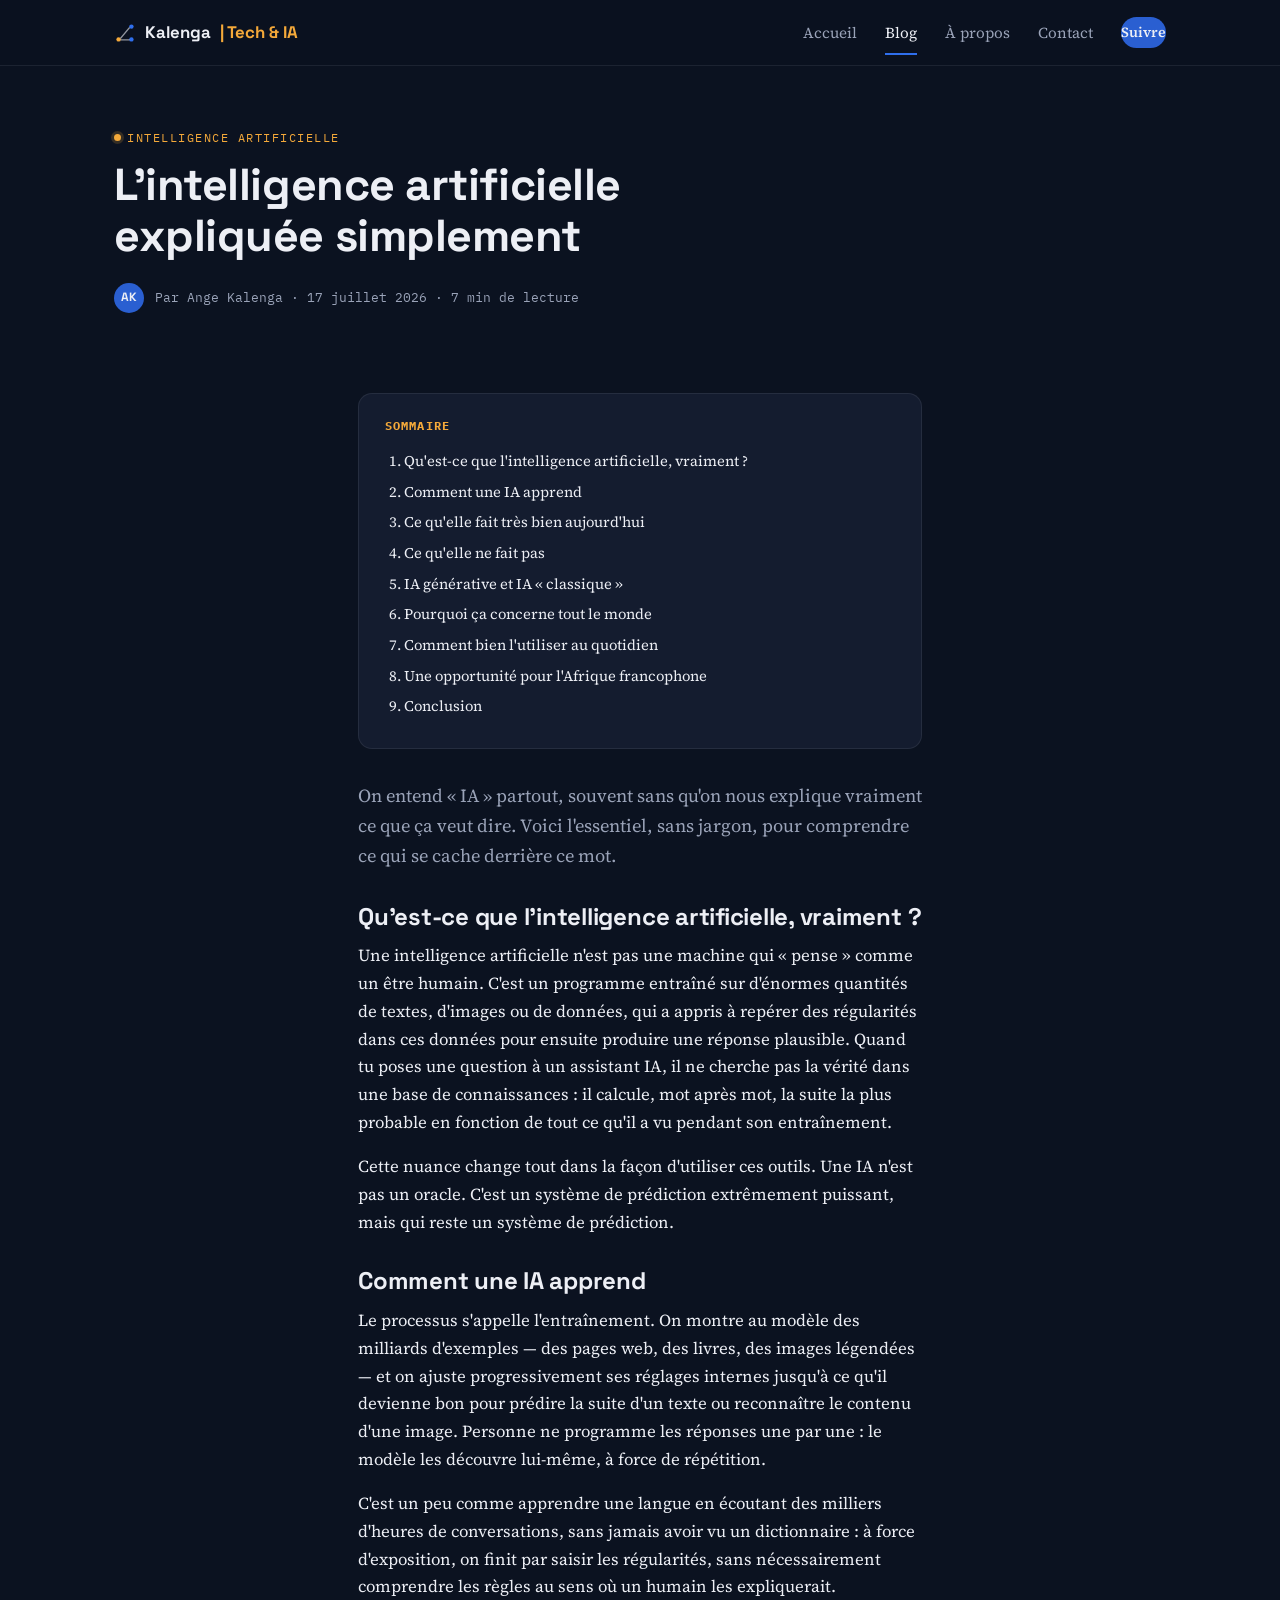
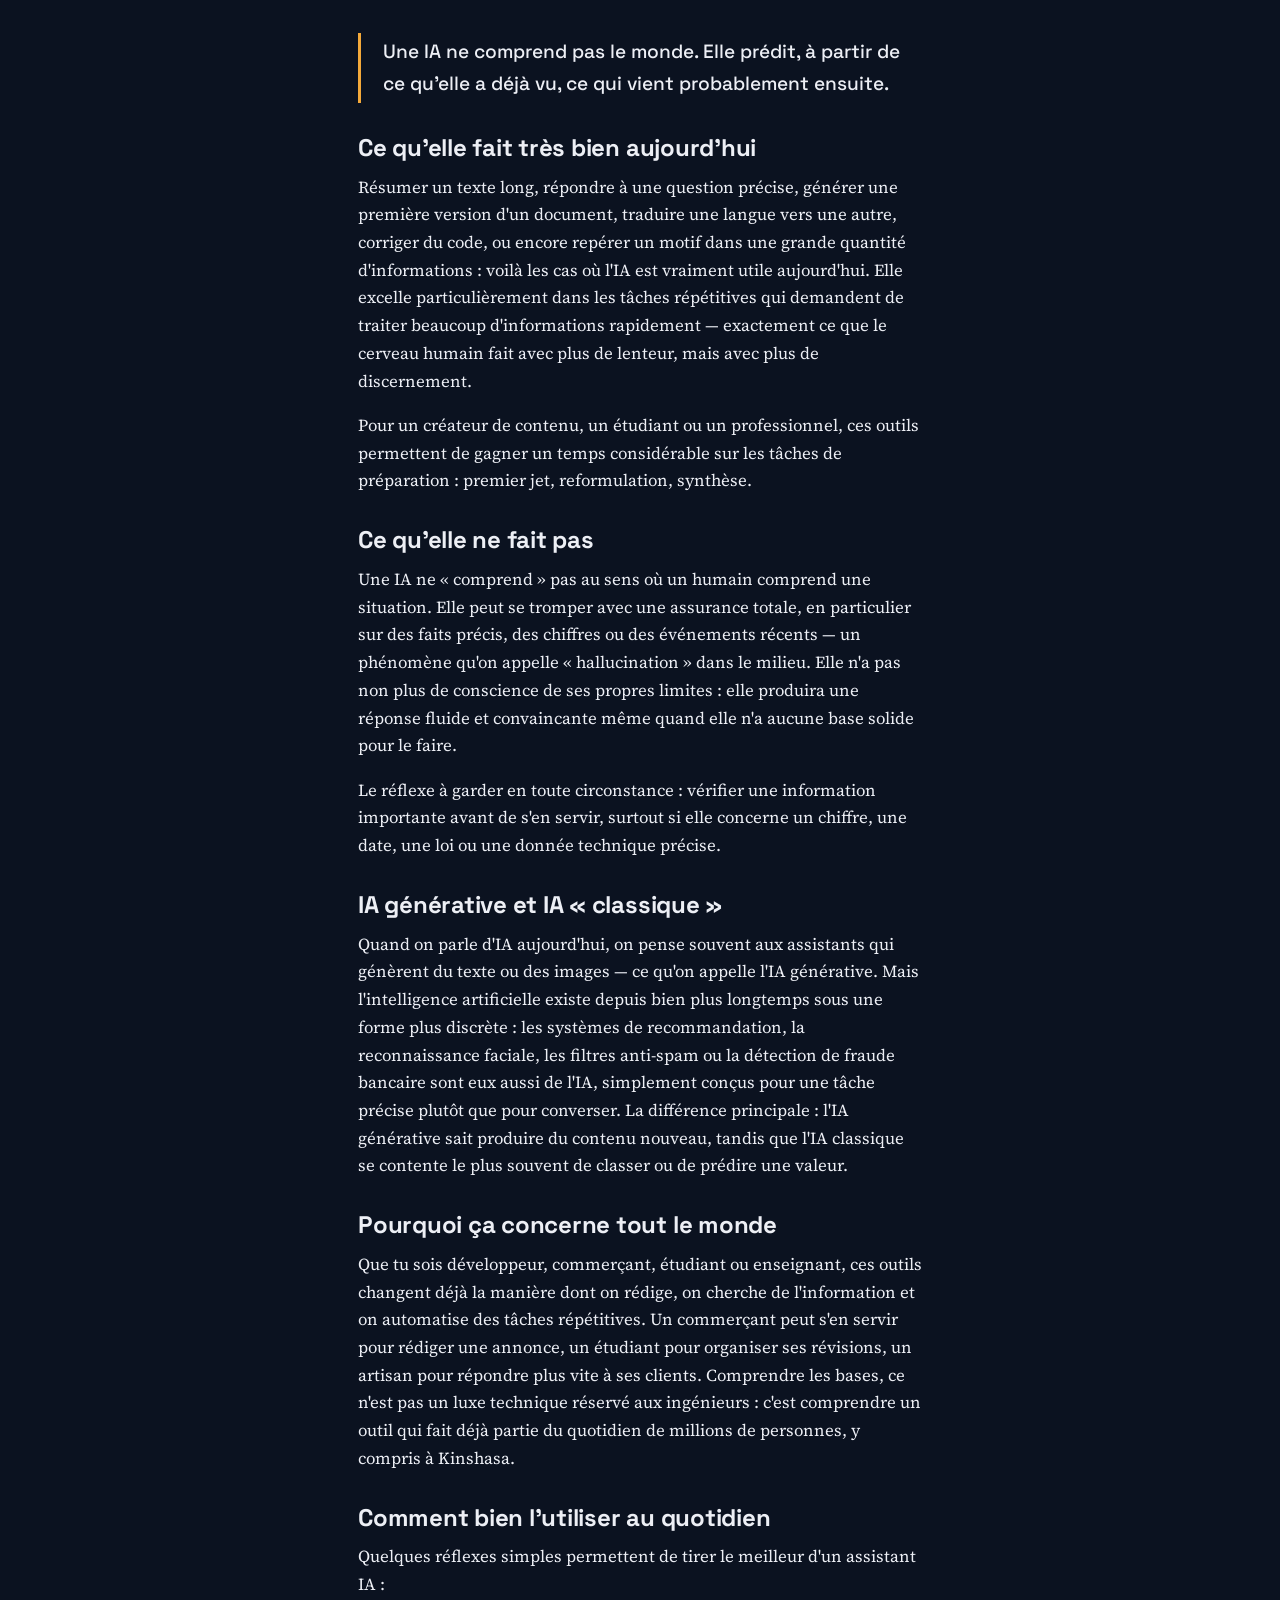
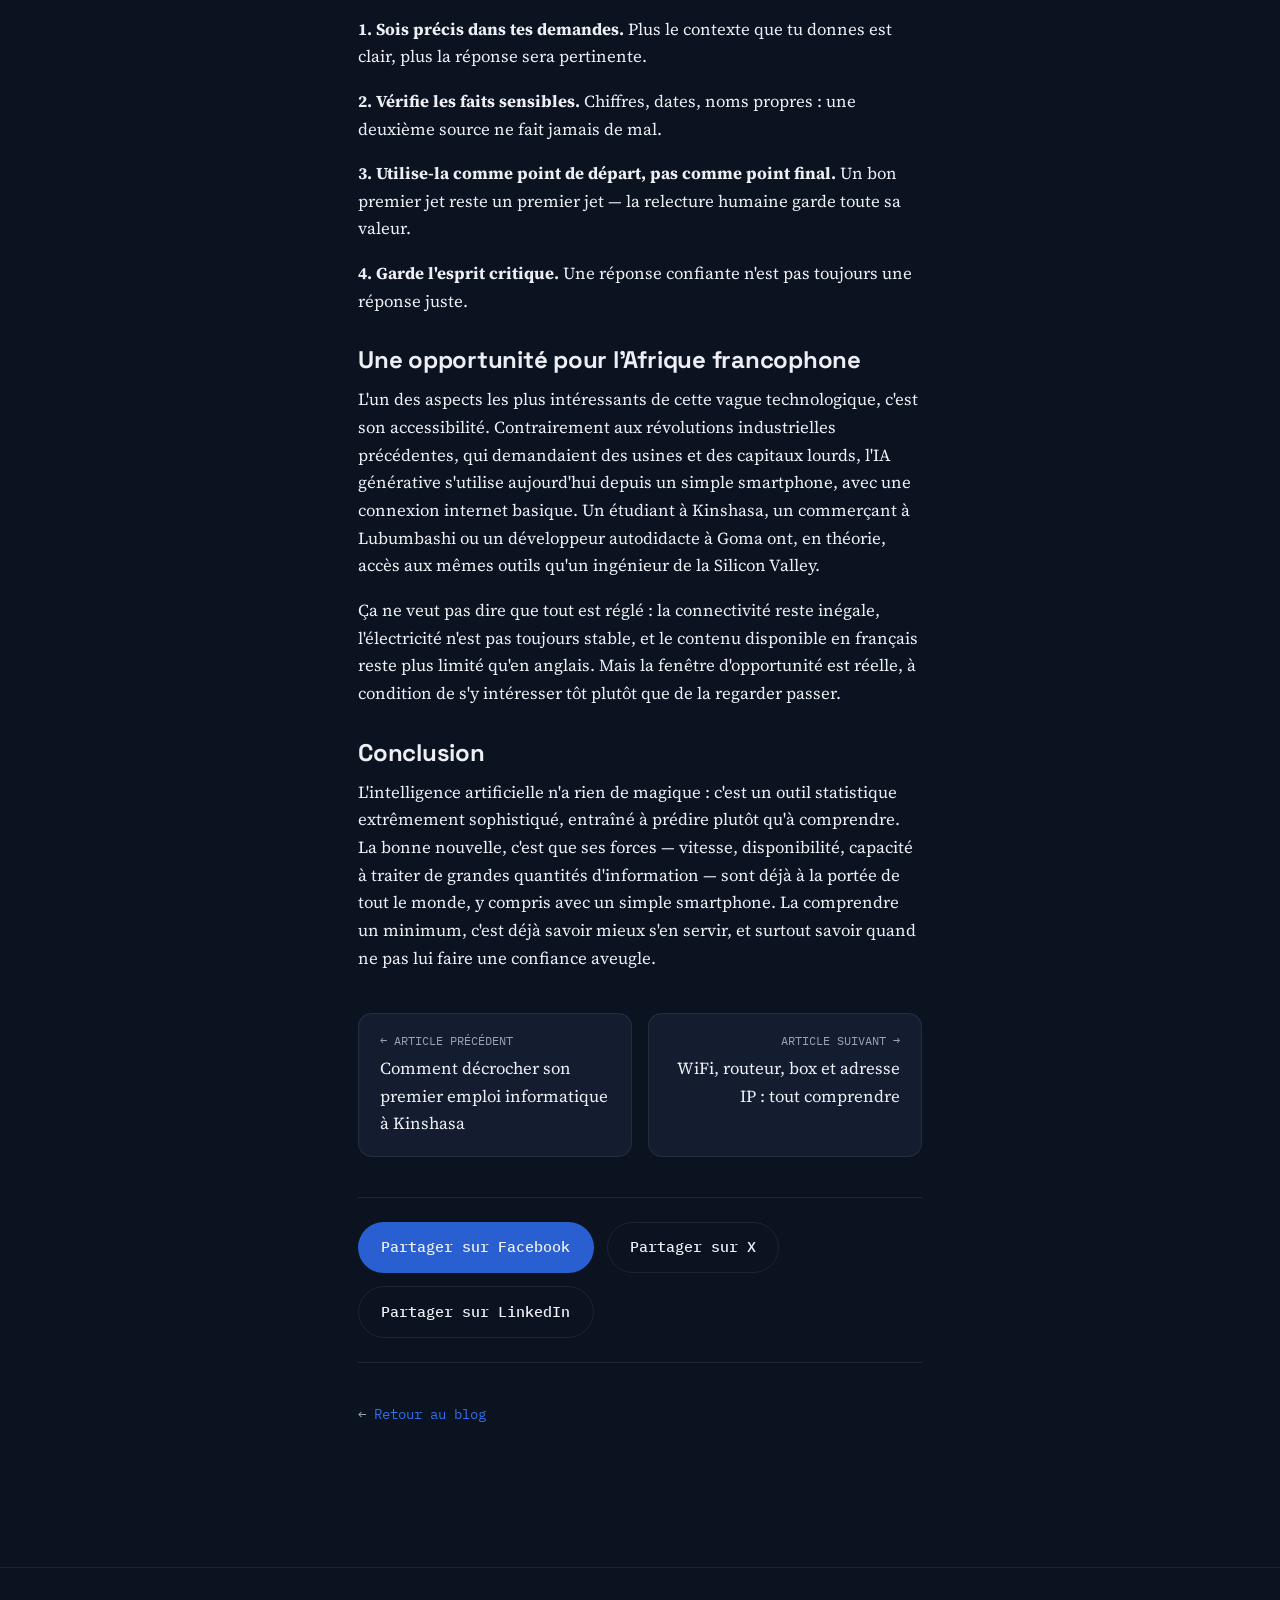
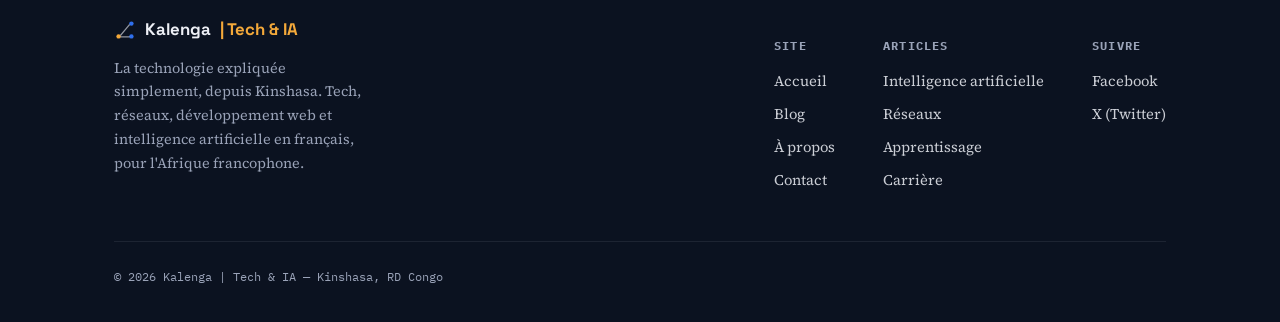
<file: article-ia.html>
<!DOCTYPE html>
<html lang="fr">
<head>
<meta charset="UTF-8">
<meta name="viewport" content="width=device-width, initial-scale=1.0">
<title>L'intelligence artificielle expliquée simplement — Kalenga | Tech & IA</title>
<meta name="description" content="Ce que l'IA fait vraiment, comment elle apprend, ses limites, et pourquoi elle concerne tout le monde. Expliqué simplement, en français.">
<meta name="keywords" content="intelligence artificielle, IA expliquée, IA générative, ChatGPT, Claude, apprentissage automatique">
<link rel="canonical" href="https://angekalenga-ai.github.io/kalenga-tech-ia/article-ia.html">
<meta property="og:type" content="article">
<meta property="og:site_name" content="Kalenga | Tech &amp; IA">
<meta property="og:title" content="L'intelligence artificielle expliquée simplement — Kalenga | Tech & IA">
<meta property="og:description" content="Ce que l'IA fait vraiment, comment elle apprend, ses limites, et pourquoi elle concerne tout le monde. Expliqué simplement, en français.">
<meta property="og:image" content="https://angekalenga-ai.github.io/kalenga-tech-ia/assets/og-image.png">
<meta property="og:url" content="https://angekalenga-ai.github.io/kalenga-tech-ia/article-ia.html">
<meta name="twitter:card" content="summary_large_image">
<link rel="icon" href="assets/favicon.svg" type="image/svg+xml">
<link rel="apple-touch-icon" href="assets/apple-touch-icon.png">
<link rel="preconnect" href="https://fonts.googleapis.com">
<link href="https://fonts.googleapis.com/css2?family=Space+Grotesk:wght@400;500;700&family=Source+Serif+4:ital,opsz,wght@0,8..60,400;0,8..60,600;1,8..60,400&family=IBM+Plex+Mono:wght@400;500&display=swap" rel="stylesheet">
<link rel="stylesheet" href="css/style.css">
</head>
<body>

<header class="site">
  <nav class="nav">
    <a href="index.html" class="brand">
      <svg class="node-mark" viewBox="0 0 24 24" fill="none">
        <circle cx="5" cy="19" r="2.4" fill="#F4A93A"/>
        <circle cx="19" cy="5" r="2.4" fill="#2F6FED"/>
        <circle cx="19" cy="19" r="2.4" fill="#2F6FED"/>
        <path d="M7 18L17 6M7 19.5H17" stroke="#EDEFF5" stroke-width="1.3" opacity="0.6"/>
      </svg>
      Kalenga <span class="tag">| Tech &amp; IA</span>
    </a>
    <button class="nav-toggle" aria-label="Ouvrir le menu">☰</button>
    <div class="nav-links">
      <a href="index.html">Accueil</a>
      <a href="blog.html" class="active">Blog</a>
      <a href="a-propos.html">À propos</a>
      <a href="contact.html">Contact</a>
      <a href="https://www.facebook.com/kalengatechAi" class="nav-cta" target="_blank" rel="noopener">Suivre</a>
    </div>
  </nav>
</header>

<div class="page-head" style="border-bottom:none; padding-bottom:0;">
  <div class="wrap">
    <span class="eyebrow">Intelligence artificielle</span>
    <h1>L'intelligence artificielle expliquée simplement</h1>
    <div class="article-authorline">
      <span class="author-dot">AK</span>
      Par Ange Kalenga · 17 juillet 2026 · 7 min de lecture
    </div>
  </div>
</div>

<article class="article-body">
  <div class="toc">
    <h5>Sommaire</h5>
    <ol>
      <li><a href="#quest-ce-que">Qu'est-ce que l'intelligence artificielle, vraiment ?</a></li>
      <li><a href="#comment-apprend">Comment une IA apprend</a></li>
      <li><a href="#ce-quelle-fait-bien">Ce qu'elle fait très bien aujourd'hui</a></li>
      <li><a href="#ses-limites">Ce qu'elle ne fait pas</a></li>
      <li><a href="#generative-vs-classique">IA générative et IA « classique »</a></li>
      <li><a href="#pourquoi-ca-concerne">Pourquoi ça concerne tout le monde</a></li>
      <li><a href="#bien-utiliser">Comment bien l'utiliser au quotidien</a></li>
      <li><a href="#opportunite-afrique">Une opportunité pour l'Afrique francophone</a></li>
      <li><a href="#conclusion-ia">Conclusion</a></li>
    </ol>
  </div>

  
  <p class="lead">On entend « IA » partout, souvent sans qu'on nous explique vraiment ce que ça veut dire. Voici l'essentiel, sans jargon, pour comprendre ce qui se cache derrière ce mot.</p>

  <h2 id="quest-ce-que">Qu'est-ce que l'intelligence artificielle, vraiment ?</h2>
  <p>Une intelligence artificielle n'est pas une machine qui « pense » comme un être humain. C'est un programme entraîné sur d'énormes quantités de textes, d'images ou de données, qui a appris à repérer des régularités dans ces données pour ensuite produire une réponse plausible. Quand tu poses une question à un assistant IA, il ne cherche pas la vérité dans une base de connaissances : il calcule, mot après mot, la suite la plus probable en fonction de tout ce qu'il a vu pendant son entraînement.</p>
  <p>Cette nuance change tout dans la façon d'utiliser ces outils. Une IA n'est pas un oracle. C'est un système de prédiction extrêmement puissant, mais qui reste un système de prédiction.</p>

  <h2 id="comment-apprend">Comment une IA apprend</h2>
  <p>Le processus s'appelle l'entraînement. On montre au modèle des milliards d'exemples — des pages web, des livres, des images légendées — et on ajuste progressivement ses réglages internes jusqu'à ce qu'il devienne bon pour prédire la suite d'un texte ou reconnaître le contenu d'une image. Personne ne programme les réponses une par une : le modèle les découvre lui-même, à force de répétition.</p>
  <p>C'est un peu comme apprendre une langue en écoutant des milliers d'heures de conversations, sans jamais avoir vu un dictionnaire : à force d'exposition, on finit par saisir les régularités, sans nécessairement comprendre les règles au sens où un humain les expliquerait.</p>

  <blockquote class="pullquote">Une IA ne comprend pas le monde. Elle prédit, à partir de ce qu'elle a déjà vu, ce qui vient probablement ensuite.</blockquote>

  <h2 id="ce-quelle-fait-bien">Ce qu'elle fait très bien aujourd'hui</h2>
  <p>Résumer un texte long, répondre à une question précise, générer une première version d'un document, traduire une langue vers une autre, corriger du code, ou encore repérer un motif dans une grande quantité d'informations : voilà les cas où l'IA est vraiment utile aujourd'hui. Elle excelle particulièrement dans les tâches répétitives qui demandent de traiter beaucoup d'informations rapidement — exactement ce que le cerveau humain fait avec plus de lenteur, mais avec plus de discernement.</p>
  <p>Pour un créateur de contenu, un étudiant ou un professionnel, ces outils permettent de gagner un temps considérable sur les tâches de préparation : premier jet, reformulation, synthèse.</p>

  <h2 id="ses-limites">Ce qu'elle ne fait pas</h2>
  <p>Une IA ne « comprend » pas au sens où un humain comprend une situation. Elle peut se tromper avec une assurance totale, en particulier sur des faits précis, des chiffres ou des événements récents — un phénomène qu'on appelle « hallucination » dans le milieu. Elle n'a pas non plus de conscience de ses propres limites : elle produira une réponse fluide et convaincante même quand elle n'a aucune base solide pour le faire.</p>
  <p>Le réflexe à garder en toute circonstance : vérifier une information importante avant de s'en servir, surtout si elle concerne un chiffre, une date, une loi ou une donnée technique précise.</p>

  <h2 id="generative-vs-classique">IA générative et IA « classique »</h2>
  <p>Quand on parle d'IA aujourd'hui, on pense souvent aux assistants qui génèrent du texte ou des images — ce qu'on appelle l'IA générative. Mais l'intelligence artificielle existe depuis bien plus longtemps sous une forme plus discrète : les systèmes de recommandation, la reconnaissance faciale, les filtres anti-spam ou la détection de fraude bancaire sont eux aussi de l'IA, simplement conçus pour une tâche précise plutôt que pour converser. La différence principale : l'IA générative sait produire du contenu nouveau, tandis que l'IA classique se contente le plus souvent de classer ou de prédire une valeur.</p>

  <h2 id="pourquoi-ca-concerne">Pourquoi ça concerne tout le monde</h2>
  <p>Que tu sois développeur, commerçant, étudiant ou enseignant, ces outils changent déjà la manière dont on rédige, on cherche de l'information et on automatise des tâches répétitives. Un commerçant peut s'en servir pour rédiger une annonce, un étudiant pour organiser ses révisions, un artisan pour répondre plus vite à ses clients. Comprendre les bases, ce n'est pas un luxe technique réservé aux ingénieurs : c'est comprendre un outil qui fait déjà partie du quotidien de millions de personnes, y compris à Kinshasa.</p>

  <h2 id="bien-utiliser">Comment bien l'utiliser au quotidien</h2>
  <p>Quelques réflexes simples permettent de tirer le meilleur d'un assistant IA :</p>
  <p><strong>1. Sois précis dans tes demandes.</strong> Plus le contexte que tu donnes est clair, plus la réponse sera pertinente.</p>
  <p><strong>2. Vérifie les faits sensibles.</strong> Chiffres, dates, noms propres : une deuxième source ne fait jamais de mal.</p>
  <p><strong>3. Utilise-la comme point de départ, pas comme point final.</strong> Un bon premier jet reste un premier jet — la relecture humaine garde toute sa valeur.</p>
  <p><strong>4. Garde l'esprit critique.</strong> Une réponse confiante n'est pas toujours une réponse juste.</p>

  
  <h2 id="opportunite-afrique">Une opportunité pour l'Afrique francophone</h2>
  <p>L'un des aspects les plus intéressants de cette vague technologique, c'est son accessibilité. Contrairement aux révolutions industrielles précédentes, qui demandaient des usines et des capitaux lourds, l'IA générative s'utilise aujourd'hui depuis un simple smartphone, avec une connexion internet basique. Un étudiant à Kinshasa, un commerçant à Lubumbashi ou un développeur autodidacte à Goma ont, en théorie, accès aux mêmes outils qu'un ingénieur de la Silicon Valley.</p>
  <p>Ça ne veut pas dire que tout est réglé : la connectivité reste inégale, l'électricité n'est pas toujours stable, et le contenu disponible en français reste plus limité qu'en anglais. Mais la fenêtre d'opportunité est réelle, à condition de s'y intéresser tôt plutôt que de la regarder passer.</p>

  <h2 id="conclusion-ia">Conclusion</h2>
  <p>L'intelligence artificielle n'a rien de magique : c'est un outil statistique extrêmement sophistiqué, entraîné à prédire plutôt qu'à comprendre. La bonne nouvelle, c'est que ses forces — vitesse, disponibilité, capacité à traiter de grandes quantités d'information — sont déjà à la portée de tout le monde, y compris avec un simple smartphone. La comprendre un minimum, c'est déjà savoir mieux s'en servir, et surtout savoir quand ne pas lui faire une confiance aveugle.</p>


  <div class="article-nav">
    <a href="article-carriere.html"><span class="dir">← Article précédent</span>Comment décrocher son premier emploi informatique à Kinshasa</a>
    <a href="article-reseaux.html" class="next"><span class="dir">Article suivant →</span>WiFi, routeur, box et adresse IP : tout comprendre</a>
  </div>

  <div class="share-row">
    <a href="https://www.facebook.com/sharer/sharer.php?u=https://angekalenga-ai.github.io/kalenga-tech-ia/article-ia.html" class="btn btn-primary" target="_blank" rel="noopener">Partager sur Facebook</a>
    <a href="https://x.com/intent/tweet?url=https://angekalenga-ai.github.io/kalenga-tech-ia/article-ia.html" class="btn btn-outline" target="_blank" rel="noopener">Partager sur X</a>
    <a href="https://www.linkedin.com/sharing/share-offsite/?url=https://angekalenga-ai.github.io/kalenga-tech-ia/article-ia.html" class="btn btn-outline" target="_blank" rel="noopener">Partager sur LinkedIn</a>
  </div>

  <p style="font-family:var(--font-mono); font-size:0.85rem; color:var(--muted);">← <a href="blog.html" style="color:var(--signal);">Retour au blog</a></p>
</article>

<footer class="site">
  <div class="wrap">
    <div class="footer-grid">
      <div class="footer-brand">
        <div class="brand" style="margin-bottom:0.8rem;">
          <svg class="node-mark" viewBox="0 0 24 24" fill="none">
        <circle cx="5" cy="19" r="2.4" fill="#F4A93A"/>
        <circle cx="19" cy="5" r="2.4" fill="#2F6FED"/>
        <circle cx="19" cy="19" r="2.4" fill="#2F6FED"/>
        <path d="M7 18L17 6M7 19.5H17" stroke="#EDEFF5" stroke-width="1.3" opacity="0.6"/>
      </svg>
          Kalenga <span class="tag">| Tech &amp; IA</span>
        </div>
        <p>La technologie expliquée simplement, depuis Kinshasa. Tech, réseaux, développement web et intelligence artificielle en français, pour l'Afrique francophone.</p>
      </div>
      <div class="footer-links">
        <div class="footer-col">
          <h5>Site</h5>
          <a href="index.html">Accueil</a>
          <a href="blog.html">Blog</a>
          <a href="a-propos.html">À propos</a>
          <a href="contact.html">Contact</a>
        </div>
        <div class="footer-col">
          <h5>Articles</h5>
          <a href="article-ia.html">Intelligence artificielle</a>
          <a href="article-reseaux.html">Réseaux</a>
          <a href="article-apprentissage.html">Apprentissage</a>
          <a href="article-carriere.html">Carrière</a>
        </div>
        <div class="footer-col">
          <h5>Suivre</h5>
          <a href="https://www.facebook.com/kalengatechAi" target="_blank" rel="noopener">Facebook</a>
          <a href="https://x.com/angekalenga1" target="_blank" rel="noopener">X (Twitter)</a>
        </div>
      </div>
    </div>
    <div class="footer-bottom">© 2026 Kalenga | Tech &amp; IA — Kinshasa, RD Congo</div>
  </div>
</footer>

<script src="js/script.js"></script>
</body>
</html>
</file>
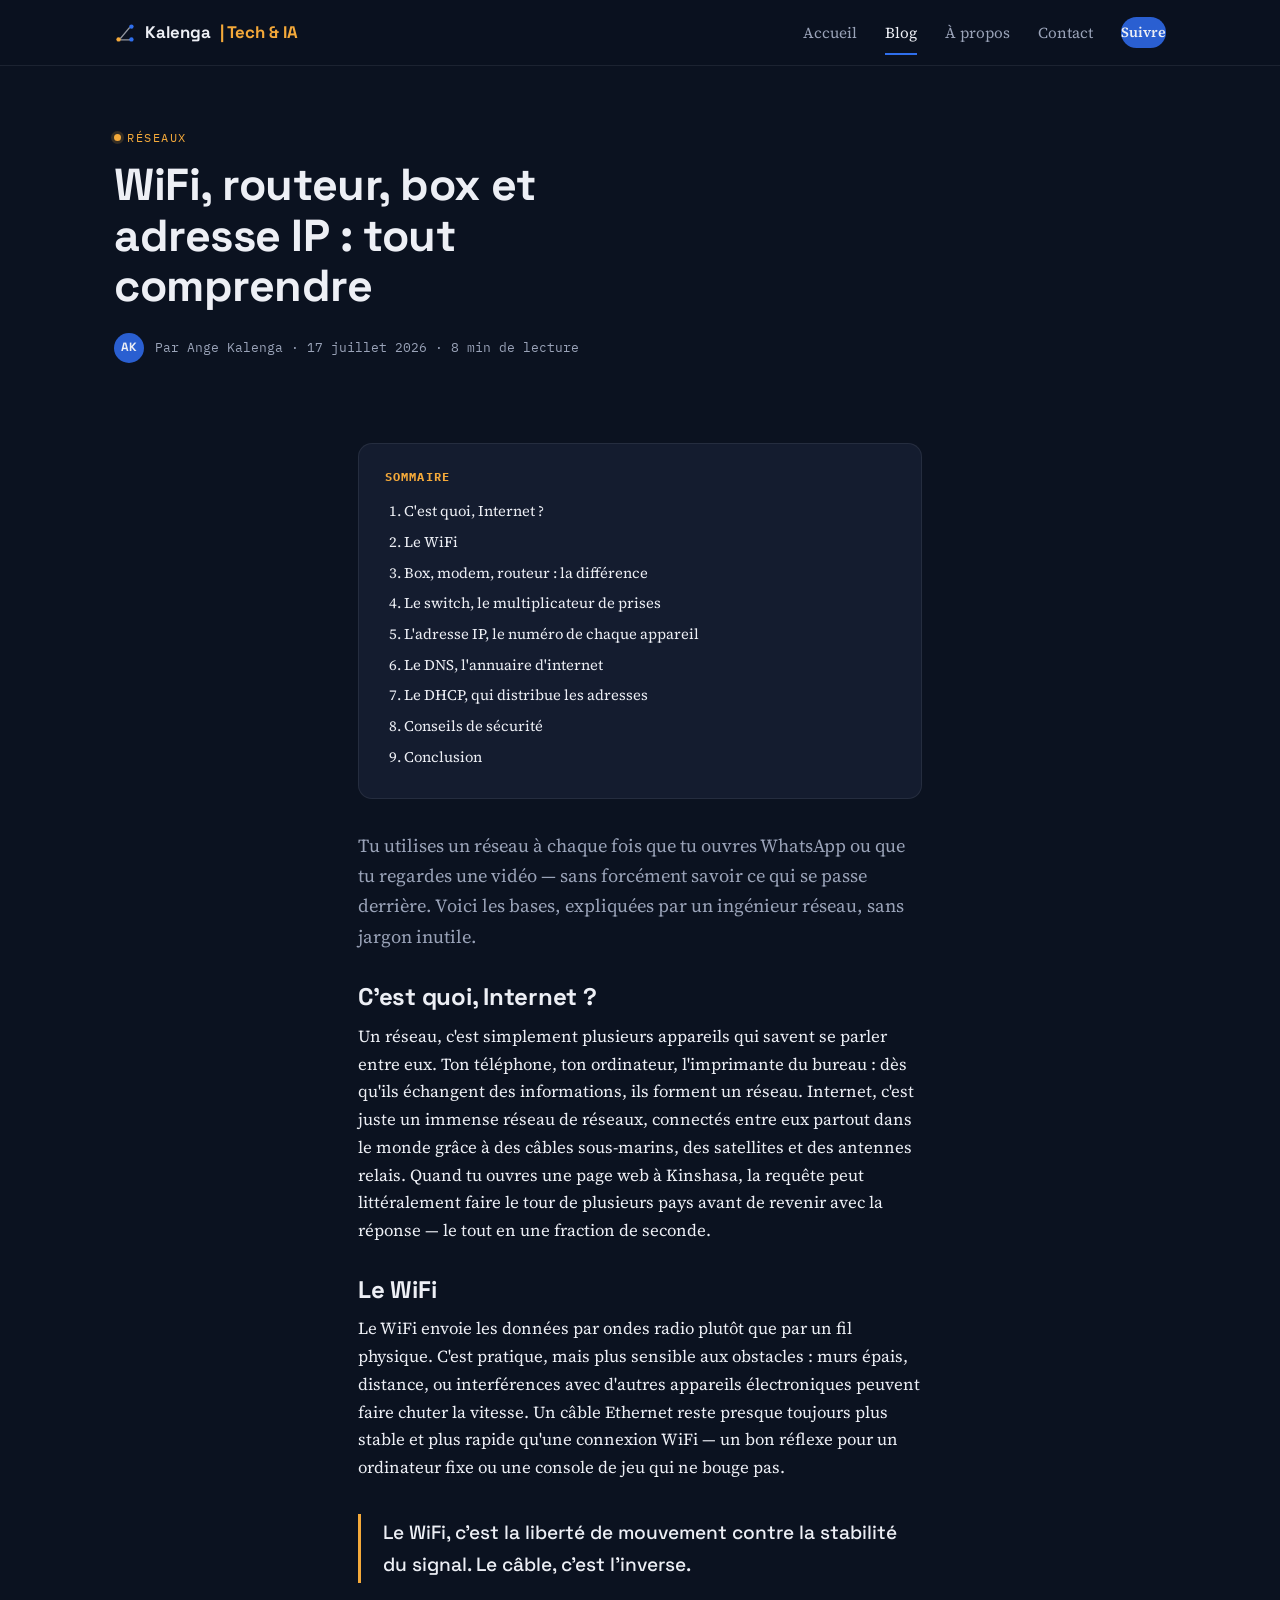
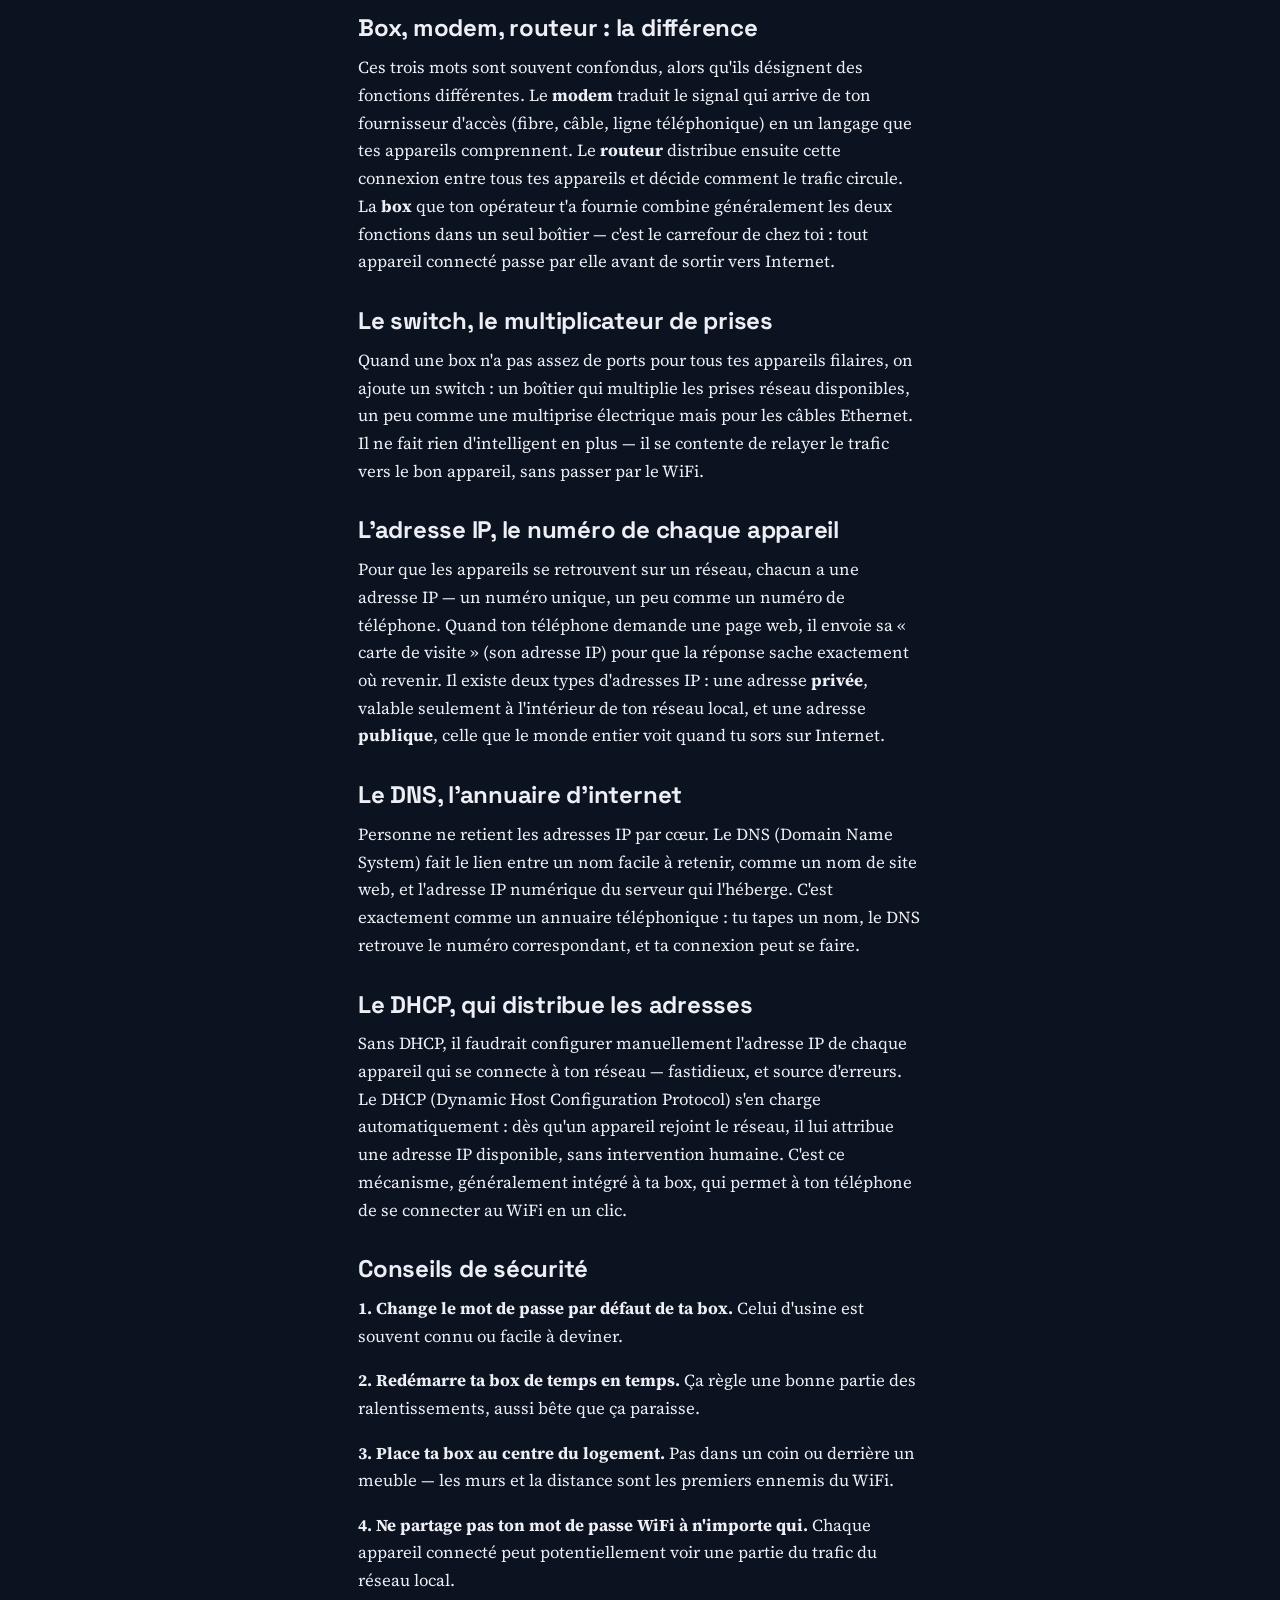
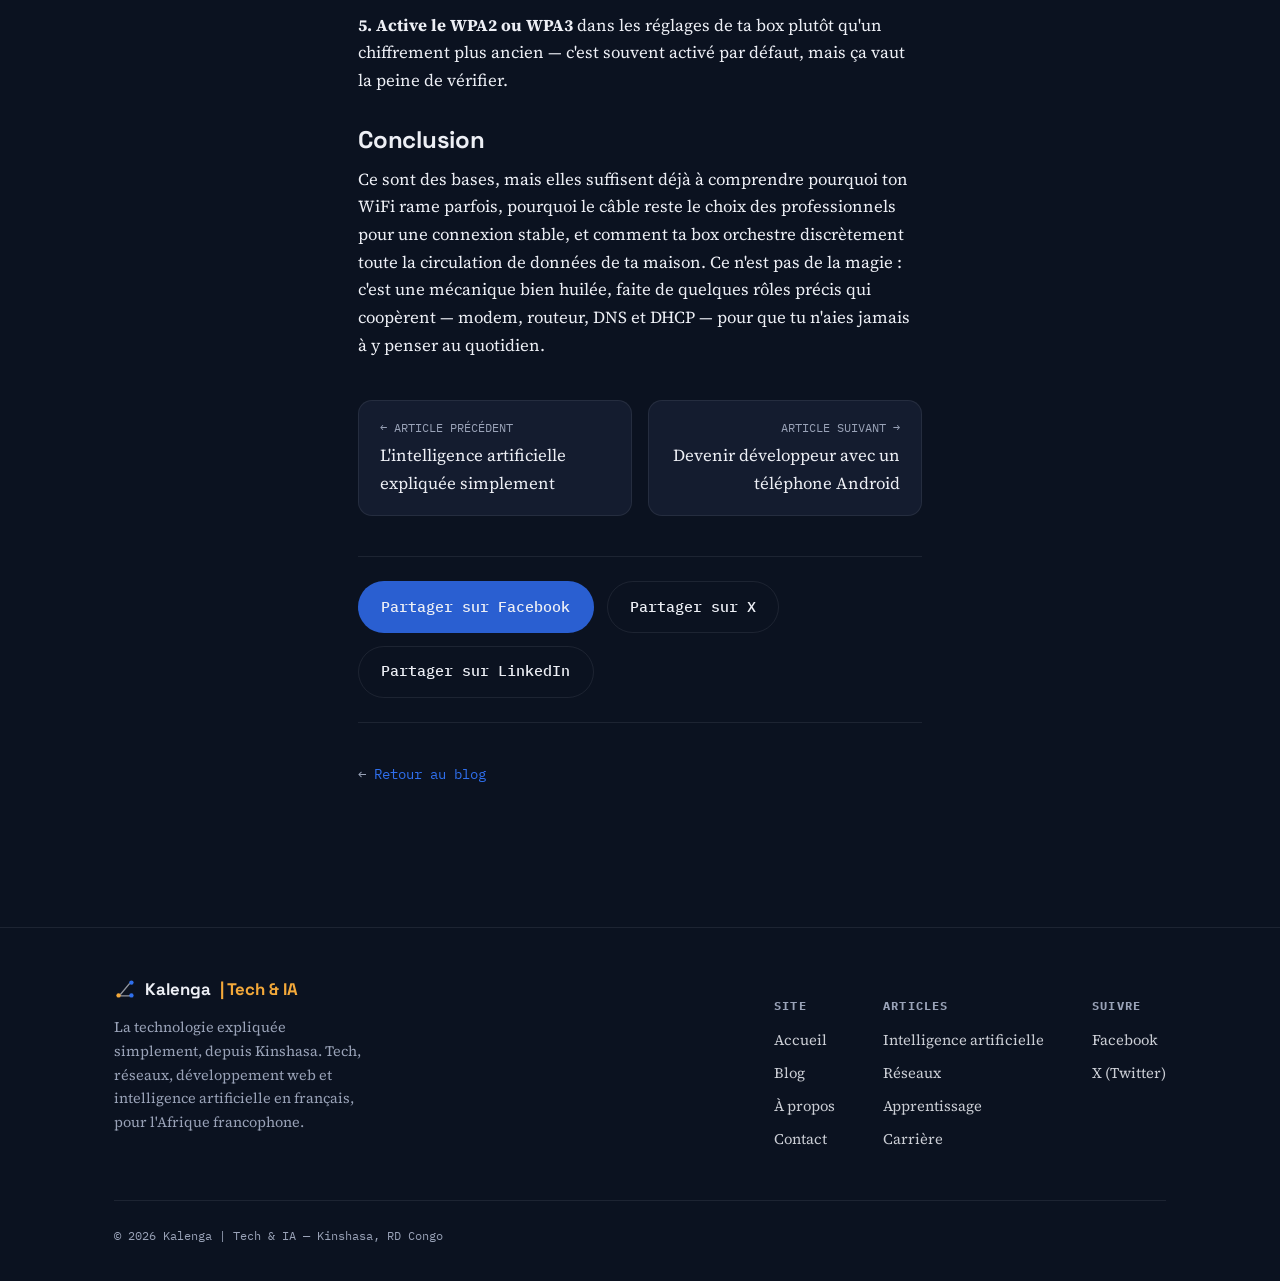
<file: article-reseaux.html>
<!DOCTYPE html>
<html lang="fr">
<head>
<meta charset="UTF-8">
<meta name="viewport" content="width=device-width, initial-scale=1.0">
<title>WiFi, routeur, box et adresse IP : tout comprendre — Kalenga | Tech & IA</title>
<meta name="description" content="Internet, WiFi, box, modem, routeur, switch, adresse IP, DNS, DHCP et sécurité, expliqués simplement par un ingénieur réseau.">
<meta name="keywords" content="réseau informatique, WiFi, routeur, box internet, adresse IP, DNS, DHCP, sécurité réseau">
<link rel="canonical" href="https://angekalenga-ai.github.io/kalenga-tech-ia/article-reseaux.html">
<meta property="og:type" content="article">
<meta property="og:site_name" content="Kalenga | Tech &amp; IA">
<meta property="og:title" content="WiFi, routeur, box et adresse IP : tout comprendre — Kalenga | Tech & IA">
<meta property="og:description" content="Internet, WiFi, box, modem, routeur, switch, adresse IP, DNS, DHCP et sécurité, expliqués simplement par un ingénieur réseau.">
<meta property="og:image" content="https://angekalenga-ai.github.io/kalenga-tech-ia/assets/og-image.png">
<meta property="og:url" content="https://angekalenga-ai.github.io/kalenga-tech-ia/article-reseaux.html">
<meta name="twitter:card" content="summary_large_image">
<link rel="icon" href="assets/favicon.svg" type="image/svg+xml">
<link rel="apple-touch-icon" href="assets/apple-touch-icon.png">
<link rel="preconnect" href="https://fonts.googleapis.com">
<link href="https://fonts.googleapis.com/css2?family=Space+Grotesk:wght@400;500;700&family=Source+Serif+4:ital,opsz,wght@0,8..60,400;0,8..60,600;1,8..60,400&family=IBM+Plex+Mono:wght@400;500&display=swap" rel="stylesheet">
<link rel="stylesheet" href="css/style.css">
</head>
<body>

<header class="site">
  <nav class="nav">
    <a href="index.html" class="brand">
      <svg class="node-mark" viewBox="0 0 24 24" fill="none">
        <circle cx="5" cy="19" r="2.4" fill="#F4A93A"/>
        <circle cx="19" cy="5" r="2.4" fill="#2F6FED"/>
        <circle cx="19" cy="19" r="2.4" fill="#2F6FED"/>
        <path d="M7 18L17 6M7 19.5H17" stroke="#EDEFF5" stroke-width="1.3" opacity="0.6"/>
      </svg>
      Kalenga <span class="tag">| Tech &amp; IA</span>
    </a>
    <button class="nav-toggle" aria-label="Ouvrir le menu">☰</button>
    <div class="nav-links">
      <a href="index.html">Accueil</a>
      <a href="blog.html" class="active">Blog</a>
      <a href="a-propos.html">À propos</a>
      <a href="contact.html">Contact</a>
      <a href="https://www.facebook.com/kalengatechAi" class="nav-cta" target="_blank" rel="noopener">Suivre</a>
    </div>
  </nav>
</header>

<div class="page-head" style="border-bottom:none; padding-bottom:0;">
  <div class="wrap">
    <span class="eyebrow">Réseaux</span>
    <h1>WiFi, routeur, box et adresse IP : tout comprendre</h1>
    <div class="article-authorline">
      <span class="author-dot">AK</span>
      Par Ange Kalenga · 17 juillet 2026 · 8 min de lecture
    </div>
  </div>
</div>

<article class="article-body">
  <div class="toc">
    <h5>Sommaire</h5>
    <ol>
      <li><a href="#cest-quoi-internet">C'est quoi, Internet ?</a></li>
      <li><a href="#wifi">Le WiFi</a></li>
      <li><a href="#box-modem-routeur">Box, modem, routeur : la différence</a></li>
      <li><a href="#switch">Le switch, le multiplicateur de prises</a></li>
      <li><a href="#adresse-ip">L'adresse IP, le numéro de chaque appareil</a></li>
      <li><a href="#dns">Le DNS, l'annuaire d'internet</a></li>
      <li><a href="#dhcp">Le DHCP, qui distribue les adresses</a></li>
      <li><a href="#securite-reseau">Conseils de sécurité</a></li>
      <li><a href="#conclusion-reseaux">Conclusion</a></li>
    </ol>
  </div>

  
  <p class="lead">Tu utilises un réseau à chaque fois que tu ouvres WhatsApp ou que tu regardes une vidéo — sans forcément savoir ce qui se passe derrière. Voici les bases, expliquées par un ingénieur réseau, sans jargon inutile.</p>

  <h2 id="cest-quoi-internet">C'est quoi, Internet ?</h2>
  <p>Un réseau, c'est simplement plusieurs appareils qui savent se parler entre eux. Ton téléphone, ton ordinateur, l'imprimante du bureau : dès qu'ils échangent des informations, ils forment un réseau. Internet, c'est juste un immense réseau de réseaux, connectés entre eux partout dans le monde grâce à des câbles sous-marins, des satellites et des antennes relais. Quand tu ouvres une page web à Kinshasa, la requête peut littéralement faire le tour de plusieurs pays avant de revenir avec la réponse — le tout en une fraction de seconde.</p>

  <h2 id="wifi">Le WiFi</h2>
  <p>Le WiFi envoie les données par ondes radio plutôt que par un fil physique. C'est pratique, mais plus sensible aux obstacles : murs épais, distance, ou interférences avec d'autres appareils électroniques peuvent faire chuter la vitesse. Un câble Ethernet reste presque toujours plus stable et plus rapide qu'une connexion WiFi — un bon réflexe pour un ordinateur fixe ou une console de jeu qui ne bouge pas.</p>

  <blockquote class="pullquote">Le WiFi, c'est la liberté de mouvement contre la stabilité du signal. Le câble, c'est l'inverse.</blockquote>

  <h2 id="box-modem-routeur">Box, modem, routeur : la différence</h2>
  <p>Ces trois mots sont souvent confondus, alors qu'ils désignent des fonctions différentes. Le <strong>modem</strong> traduit le signal qui arrive de ton fournisseur d'accès (fibre, câble, ligne téléphonique) en un langage que tes appareils comprennent. Le <strong>routeur</strong> distribue ensuite cette connexion entre tous tes appareils et décide comment le trafic circule. La <strong>box</strong> que ton opérateur t'a fournie combine généralement les deux fonctions dans un seul boîtier — c'est le carrefour de chez toi : tout appareil connecté passe par elle avant de sortir vers Internet.</p>

  <h2 id="switch">Le switch, le multiplicateur de prises</h2>
  <p>Quand une box n'a pas assez de ports pour tous tes appareils filaires, on ajoute un switch : un boîtier qui multiplie les prises réseau disponibles, un peu comme une multiprise électrique mais pour les câbles Ethernet. Il ne fait rien d'intelligent en plus — il se contente de relayer le trafic vers le bon appareil, sans passer par le WiFi.</p>

  <h2 id="adresse-ip">L'adresse IP, le numéro de chaque appareil</h2>
  <p>Pour que les appareils se retrouvent sur un réseau, chacun a une adresse IP — un numéro unique, un peu comme un numéro de téléphone. Quand ton téléphone demande une page web, il envoie sa « carte de visite » (son adresse IP) pour que la réponse sache exactement où revenir. Il existe deux types d'adresses IP : une adresse <strong>privée</strong>, valable seulement à l'intérieur de ton réseau local, et une adresse <strong>publique</strong>, celle que le monde entier voit quand tu sors sur Internet.</p>

  <h2 id="dns">Le DNS, l'annuaire d'internet</h2>
  <p>Personne ne retient les adresses IP par cœur. Le DNS (Domain Name System) fait le lien entre un nom facile à retenir, comme un nom de site web, et l'adresse IP numérique du serveur qui l'héberge. C'est exactement comme un annuaire téléphonique : tu tapes un nom, le DNS retrouve le numéro correspondant, et ta connexion peut se faire.</p>

  <h2 id="dhcp">Le DHCP, qui distribue les adresses</h2>
  <p>Sans DHCP, il faudrait configurer manuellement l'adresse IP de chaque appareil qui se connecte à ton réseau — fastidieux, et source d'erreurs. Le DHCP (Dynamic Host Configuration Protocol) s'en charge automatiquement : dès qu'un appareil rejoint le réseau, il lui attribue une adresse IP disponible, sans intervention humaine. C'est ce mécanisme, généralement intégré à ta box, qui permet à ton téléphone de se connecter au WiFi en un clic.</p>

  <h2 id="securite-reseau">Conseils de sécurité</h2>
  <p><strong>1. Change le mot de passe par défaut de ta box.</strong> Celui d'usine est souvent connu ou facile à deviner.</p>
  <p><strong>2. Redémarre ta box de temps en temps.</strong> Ça règle une bonne partie des ralentissements, aussi bête que ça paraisse.</p>
  <p><strong>3. Place ta box au centre du logement.</strong> Pas dans un coin ou derrière un meuble — les murs et la distance sont les premiers ennemis du WiFi.</p>
  <p><strong>4. Ne partage pas ton mot de passe WiFi à n'importe qui.</strong> Chaque appareil connecté peut potentiellement voir une partie du trafic du réseau local.</p>
  <p><strong>5. Active le WPA2 ou WPA3</strong> dans les réglages de ta box plutôt qu'un chiffrement plus ancien — c'est souvent activé par défaut, mais ça vaut la peine de vérifier.</p>

  <h2 id="conclusion-reseaux">Conclusion</h2>
  <p>Ce sont des bases, mais elles suffisent déjà à comprendre pourquoi ton WiFi rame parfois, pourquoi le câble reste le choix des professionnels pour une connexion stable, et comment ta box orchestre discrètement toute la circulation de données de ta maison. Ce n'est pas de la magie : c'est une mécanique bien huilée, faite de quelques rôles précis qui coopèrent — modem, routeur, DNS et DHCP — pour que tu n'aies jamais à y penser au quotidien.</p>


  <div class="article-nav">
    <a href="article-ia.html"><span class="dir">← Article précédent</span>L'intelligence artificielle expliquée simplement</a>
    <a href="article-apprentissage.html" class="next"><span class="dir">Article suivant →</span>Devenir développeur avec un téléphone Android</a>
  </div>

  <div class="share-row">
    <a href="https://www.facebook.com/sharer/sharer.php?u=https://angekalenga-ai.github.io/kalenga-tech-ia/article-reseaux.html" class="btn btn-primary" target="_blank" rel="noopener">Partager sur Facebook</a>
    <a href="https://x.com/intent/tweet?url=https://angekalenga-ai.github.io/kalenga-tech-ia/article-reseaux.html" class="btn btn-outline" target="_blank" rel="noopener">Partager sur X</a>
    <a href="https://www.linkedin.com/sharing/share-offsite/?url=https://angekalenga-ai.github.io/kalenga-tech-ia/article-reseaux.html" class="btn btn-outline" target="_blank" rel="noopener">Partager sur LinkedIn</a>
  </div>

  <p style="font-family:var(--font-mono); font-size:0.85rem; color:var(--muted);">← <a href="blog.html" style="color:var(--signal);">Retour au blog</a></p>
</article>

<footer class="site">
  <div class="wrap">
    <div class="footer-grid">
      <div class="footer-brand">
        <div class="brand" style="margin-bottom:0.8rem;">
          <svg class="node-mark" viewBox="0 0 24 24" fill="none">
        <circle cx="5" cy="19" r="2.4" fill="#F4A93A"/>
        <circle cx="19" cy="5" r="2.4" fill="#2F6FED"/>
        <circle cx="19" cy="19" r="2.4" fill="#2F6FED"/>
        <path d="M7 18L17 6M7 19.5H17" stroke="#EDEFF5" stroke-width="1.3" opacity="0.6"/>
      </svg>
          Kalenga <span class="tag">| Tech &amp; IA</span>
        </div>
        <p>La technologie expliquée simplement, depuis Kinshasa. Tech, réseaux, développement web et intelligence artificielle en français, pour l'Afrique francophone.</p>
      </div>
      <div class="footer-links">
        <div class="footer-col">
          <h5>Site</h5>
          <a href="index.html">Accueil</a>
          <a href="blog.html">Blog</a>
          <a href="a-propos.html">À propos</a>
          <a href="contact.html">Contact</a>
        </div>
        <div class="footer-col">
          <h5>Articles</h5>
          <a href="article-ia.html">Intelligence artificielle</a>
          <a href="article-reseaux.html">Réseaux</a>
          <a href="article-apprentissage.html">Apprentissage</a>
          <a href="article-carriere.html">Carrière</a>
        </div>
        <div class="footer-col">
          <h5>Suivre</h5>
          <a href="https://www.facebook.com/kalengatechAi" target="_blank" rel="noopener">Facebook</a>
          <a href="https://x.com/angekalenga1" target="_blank" rel="noopener">X (Twitter)</a>
        </div>
      </div>
    </div>
    <div class="footer-bottom">© 2026 Kalenga | Tech &amp; IA — Kinshasa, RD Congo</div>
  </div>
</footer>

<script src="js/script.js"></script>
</body>
</html>
</file>
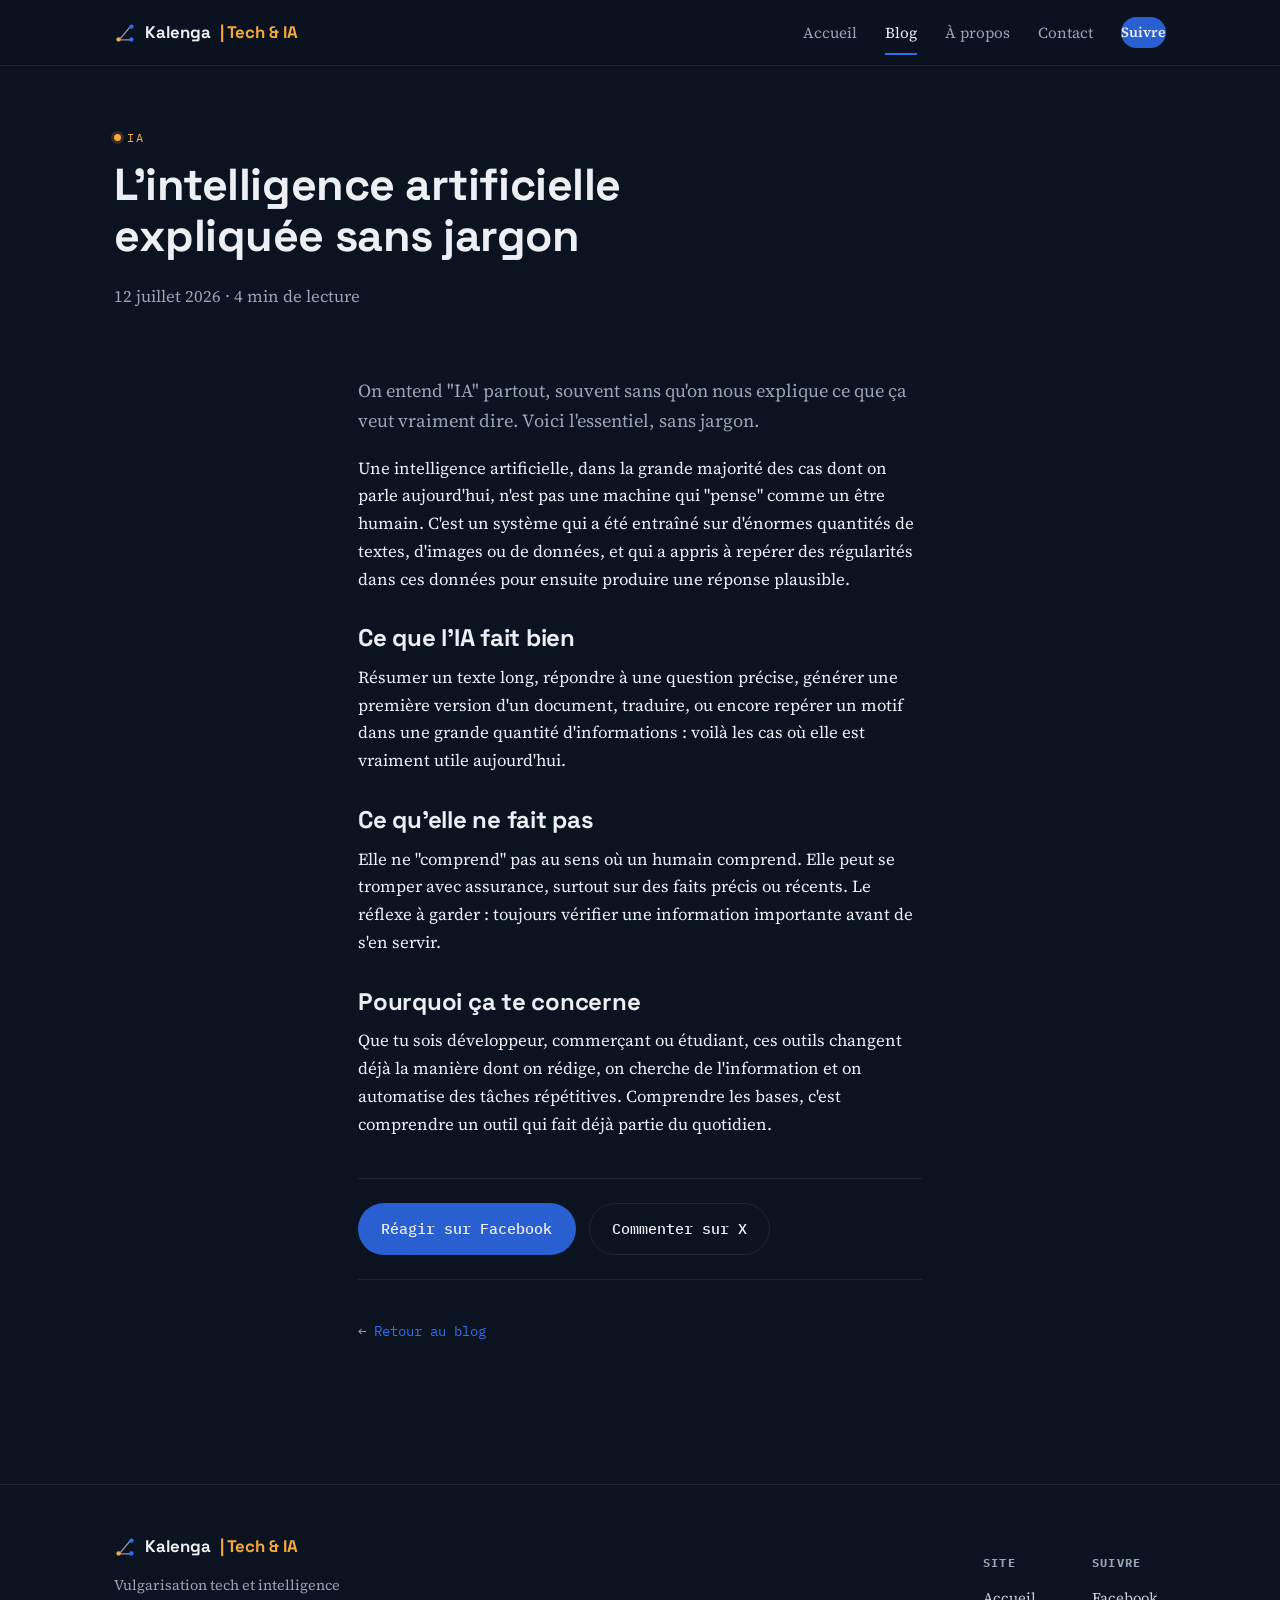
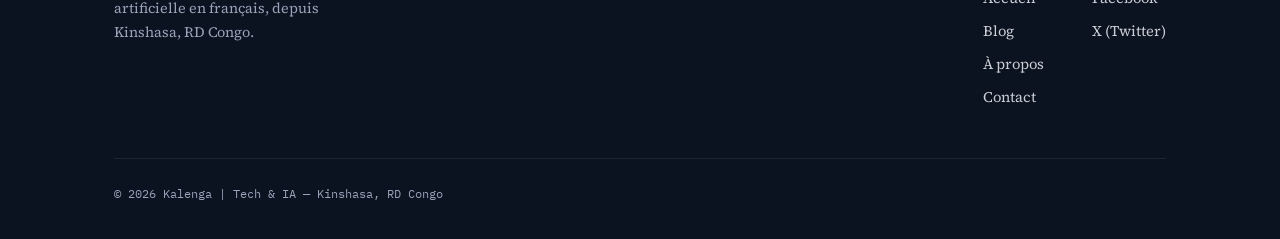
<file: article.html>
<!DOCTYPE html>
<html lang="fr">
<head>
<meta charset="UTF-8">
<meta name="viewport" content="width=device-width, initial-scale=1.0">
<title>L'intelligence artificielle expliquée sans jargon — Kalenga | Tech & IA</title>
<meta name="description" content="Version courte : ce que l'IA fait vraiment et pourquoi ça concerne tout le monde.">
<link rel="canonical" href="https://angekalenga-ai.github.io/kalenga-tech-ia/article.html">
<meta property="og:type" content="article">
<meta property="og:site_name" content="Kalenga | Tech &amp; IA">
<meta property="og:title" content="L'intelligence artificielle expliquée sans jargon — Kalenga | Tech & IA">
<meta property="og:image" content="https://angekalenga-ai.github.io/kalenga-tech-ia/assets/og-image.png">
<meta name="twitter:card" content="summary_large_image">
<link rel="icon" href="assets/favicon.svg" type="image/svg+xml">
<link rel="apple-touch-icon" href="assets/apple-touch-icon.png">
<link rel="preconnect" href="https://fonts.googleapis.com">
<link href="https://fonts.googleapis.com/css2?family=Space+Grotesk:wght@400;500;700&family=Source+Serif+4:ital,opsz,wght@0,8..60,400;0,8..60,600;1,8..60,400&family=IBM+Plex+Mono:wght@400;500&display=swap" rel="stylesheet">
<link rel="stylesheet" href="css/style.css">
</head>
<body>

<header class="site">
  <nav class="nav">
    <a href="index.html" class="brand">
      <svg class="node-mark" viewBox="0 0 24 24" fill="none">
        <circle cx="5" cy="19" r="2.4" fill="#F4A93A"/>
        <circle cx="19" cy="5" r="2.4" fill="#2F6FED"/>
        <circle cx="19" cy="19" r="2.4" fill="#2F6FED"/>
        <path d="M7 18L17 6M7 19.5H17" stroke="#EDEFF5" stroke-width="1.3" opacity="0.6"/>
      </svg>
      Kalenga <span class="tag">| Tech &amp; IA</span>
    </a>
    <button class="nav-toggle" aria-label="Ouvrir le menu">☰</button>
    <div class="nav-links">
      <a href="index.html">Accueil</a>
      <a href="blog.html" class="active">Blog</a>
      <a href="a-propos.html">À propos</a>
      <a href="contact.html">Contact</a>
      <a href="https://www.facebook.com/kalengatechAi" class="nav-cta" target="_blank" rel="noopener">Suivre</a>
    </div>
  </nav>
</header>

<div class="page-head" style="border-bottom:none; padding-bottom:0;">
  <div class="wrap">
    <span class="eyebrow">IA</span>
    <h1>L'intelligence artificielle expliquée sans jargon</h1>
    <p class="lead" style="margin-top:0.8rem;">12 juillet 2026 · 4 min de lecture</p>
  </div>
</div>

<article class="article-body">
  <p class="lead">On entend "IA" partout, souvent sans qu'on nous explique ce que ça veut vraiment dire. Voici l'essentiel, sans jargon.</p>

  <p>Une intelligence artificielle, dans la grande majorité des cas dont on parle aujourd'hui, n'est pas une machine qui "pense" comme un être humain. C'est un système qui a été entraîné sur d'énormes quantités de textes, d'images ou de données, et qui a appris à repérer des régularités dans ces données pour ensuite produire une réponse plausible.</p>

  <h2>Ce que l'IA fait bien</h2>
  <p>Résumer un texte long, répondre à une question précise, générer une première version d'un document, traduire, ou encore repérer un motif dans une grande quantité d'informations : voilà les cas où elle est vraiment utile aujourd'hui.</p>

  <h2>Ce qu'elle ne fait pas</h2>
  <p>Elle ne "comprend" pas au sens où un humain comprend. Elle peut se tromper avec assurance, surtout sur des faits précis ou récents. Le réflexe à garder : toujours vérifier une information importante avant de s'en servir.</p>

  <h2>Pourquoi ça te concerne</h2>
  <p>Que tu sois développeur, commerçant ou étudiant, ces outils changent déjà la manière dont on rédige, on cherche de l'information et on automatise des tâches répétitives. Comprendre les bases, c'est comprendre un outil qui fait déjà partie du quotidien.</p>

  <div class="share-row">
    <a href="https://www.facebook.com/kalengatechAi" class="btn btn-primary" target="_blank" rel="noopener">Réagir sur Facebook</a>
    <a href="https://x.com/angekalenga1" class="btn btn-outline" target="_blank" rel="noopener">Commenter sur X</a>
  </div>

  <p style="font-family:var(--font-mono); font-size:0.85rem; color:var(--muted);">← <a href="blog.html" style="color:var(--signal);">Retour au blog</a></p>
</article>

<footer class="site">
  <div class="wrap">
    <div class="footer-grid">
      <div class="footer-brand">
        <div class="brand" style="margin-bottom:0.8rem;">
          <svg class="node-mark" viewBox="0 0 24 24" fill="none">
            <circle cx="5" cy="19" r="2.4" fill="#F4A93A"/>
            <circle cx="19" cy="5" r="2.4" fill="#2F6FED"/>
            <circle cx="19" cy="19" r="2.4" fill="#2F6FED"/>
            <path d="M7 18L17 6M7 19.5H17" stroke="#EDEFF5" stroke-width="1.3" opacity="0.6"/>
          </svg>
          Kalenga <span class="tag">| Tech &amp; IA</span>
        </div>
        <p>Vulgarisation tech et intelligence artificielle en français, depuis Kinshasa, RD Congo.</p>
      </div>
      <div class="footer-links">
        <div class="footer-col">
          <h5>Site</h5>
          <a href="index.html">Accueil</a>
          <a href="blog.html">Blog</a>
          <a href="a-propos.html">À propos</a>
          <a href="contact.html">Contact</a>
        </div>
        <div class="footer-col">
          <h5>Suivre</h5>
          <a href="https://www.facebook.com/kalengatechAi" target="_blank" rel="noopener">Facebook</a>
          <a href="https://x.com/angekalenga1" target="_blank" rel="noopener">X (Twitter)</a>
        </div>
      </div>
    </div>
    <div class="footer-bottom">© 2026 Kalenga | Tech &amp; IA — Kinshasa, RD Congo</div>
  </div>
</footer>

<script src="js/script.js"></script>
</body>
</html>
</file>
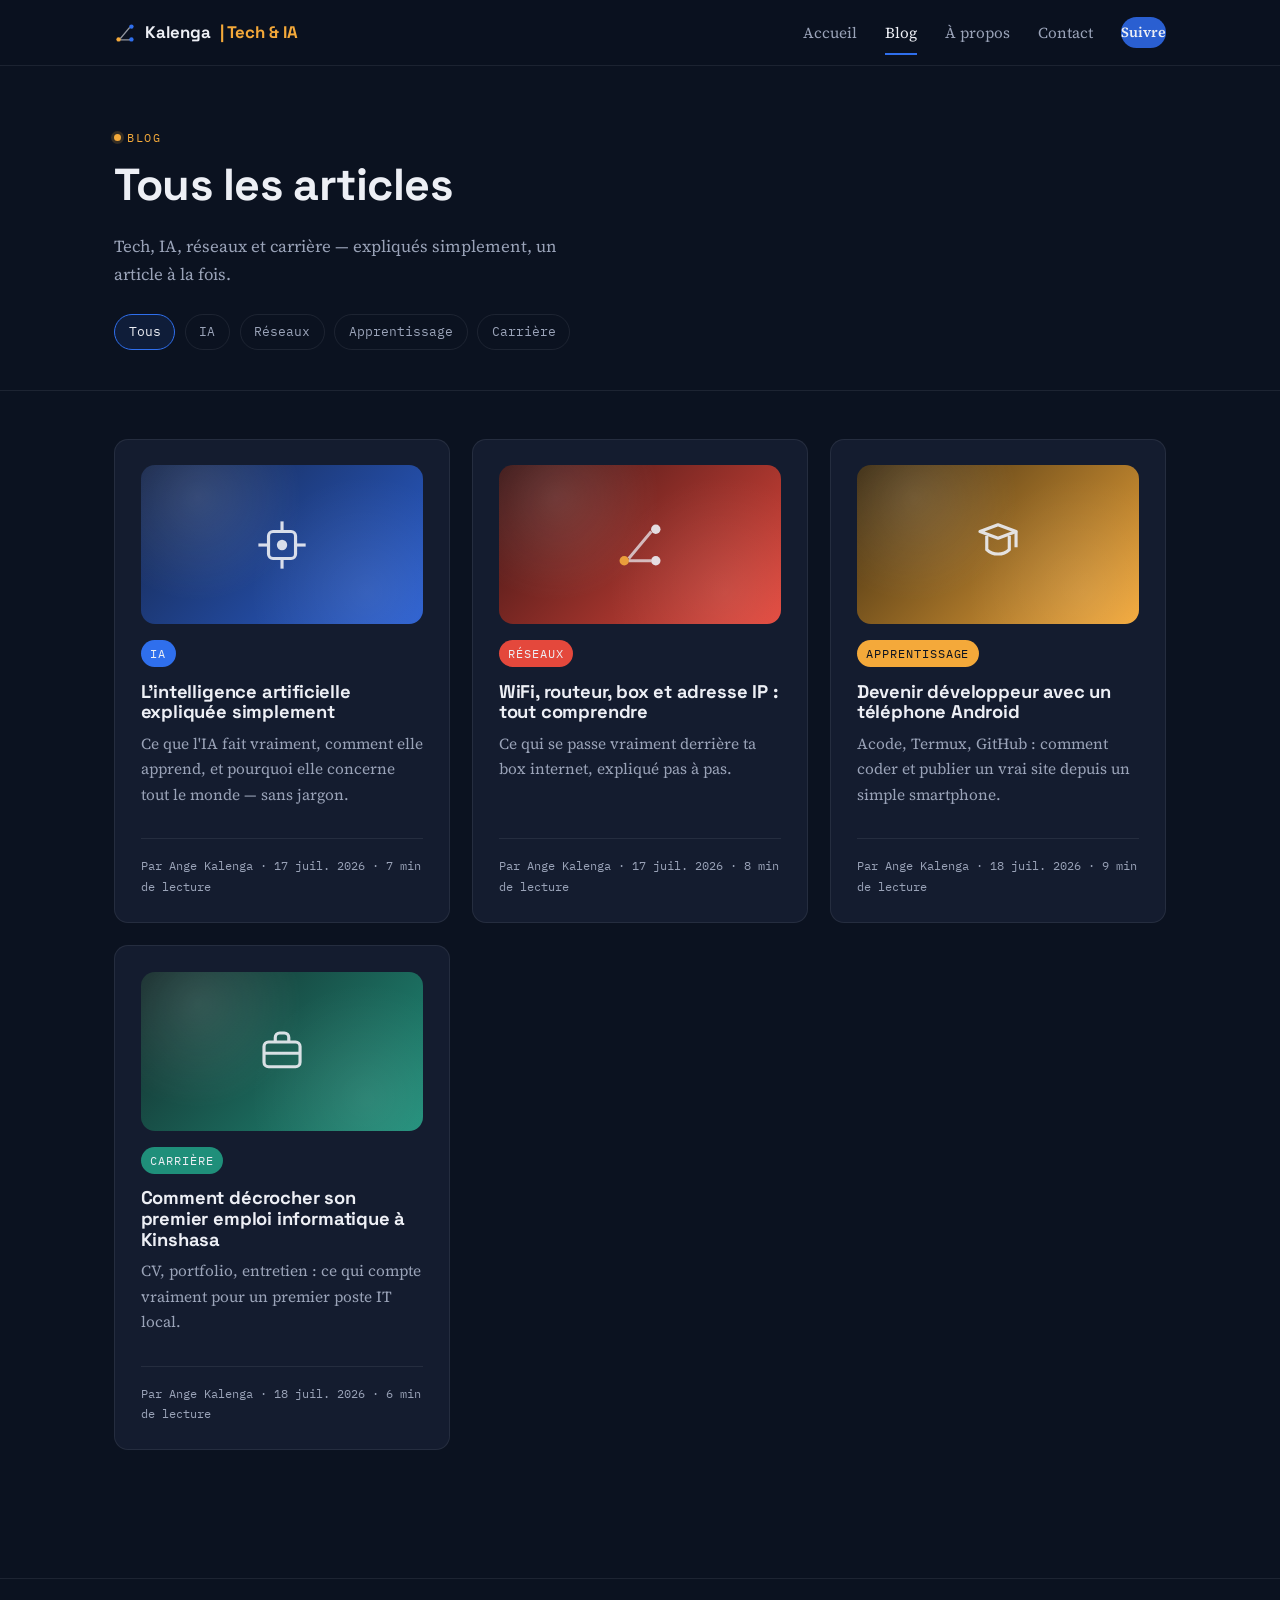
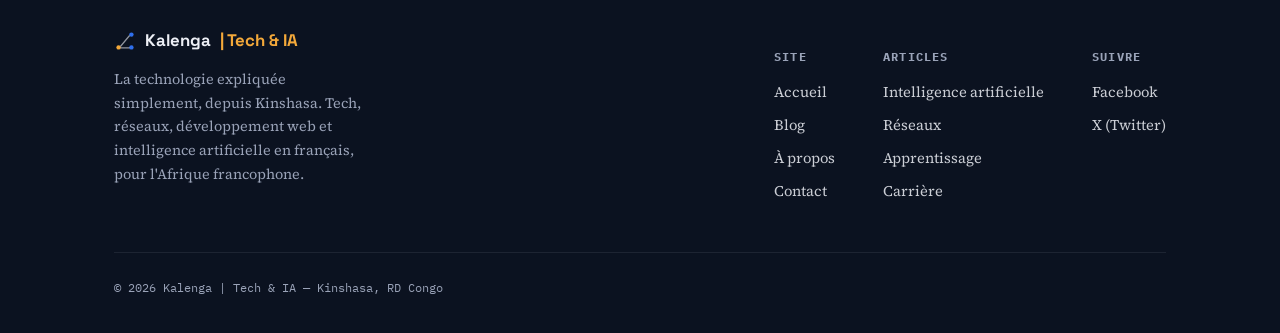
<file: blog.html>
<!DOCTYPE html>
<html lang="fr">
<head>
<meta charset="UTF-8">
<meta name="viewport" content="width=device-width, initial-scale=1.0">
<title>Blog — Kalenga | Tech & IA</title>
<meta name="description" content="Tous les articles de vulgarisation tech, IA, réseaux et carrière de Kalenga | Tech & IA, en français.">
<meta name="keywords" content="blog tech, articles IA, réseaux informatiques, carrière IT Kinshasa">
<link rel="canonical" href="https://angekalenga-ai.github.io/kalenga-tech-ia/blog.html">
<meta property="og:type" content="website">
<meta property="og:site_name" content="Kalenga | Tech &amp; IA">
<meta property="og:title" content="Blog — Kalenga | Tech & IA">
<meta property="og:description" content="Tous les articles de vulgarisation tech, IA, réseaux et carrière de Kalenga | Tech & IA, en français.">
<meta property="og:image" content="https://angekalenga-ai.github.io/kalenga-tech-ia/assets/og-image.png">
<meta property="og:url" content="https://angekalenga-ai.github.io/kalenga-tech-ia/blog.html">
<meta name="twitter:card" content="summary_large_image">
<link rel="icon" href="assets/favicon.svg" type="image/svg+xml">
<link rel="apple-touch-icon" href="assets/apple-touch-icon.png">
<link rel="preconnect" href="https://fonts.googleapis.com">
<link href="https://fonts.googleapis.com/css2?family=Space+Grotesk:wght@400;500;700&family=Source+Serif+4:ital,opsz,wght@0,8..60,400;0,8..60,600;1,8..60,400&family=IBM+Plex+Mono:wght@400;500&display=swap" rel="stylesheet">
<link rel="stylesheet" href="css/style.css">
</head>
<body>

<header class="site">
  <nav class="nav">
    <a href="index.html" class="brand">
      <svg class="node-mark" viewBox="0 0 24 24" fill="none">
        <circle cx="5" cy="19" r="2.4" fill="#F4A93A"/>
        <circle cx="19" cy="5" r="2.4" fill="#2F6FED"/>
        <circle cx="19" cy="19" r="2.4" fill="#2F6FED"/>
        <path d="M7 18L17 6M7 19.5H17" stroke="#EDEFF5" stroke-width="1.3" opacity="0.6"/>
      </svg>
      Kalenga <span class="tag">| Tech &amp; IA</span>
    </a>
    <button class="nav-toggle" aria-label="Ouvrir le menu">☰</button>
    <div class="nav-links">
      <a href="index.html">Accueil</a>
      <a href="blog.html" class="active">Blog</a>
      <a href="a-propos.html">À propos</a>
      <a href="contact.html">Contact</a>
      <a href="https://www.facebook.com/kalengatechAi" class="nav-cta" target="_blank" rel="noopener">Suivre</a>
    </div>
  </nav>
</header>

<div class="page-head">
  <div class="wrap">
    <span class="eyebrow">Blog</span>
    <h1>Tous les articles</h1>
    <p class="lead">Tech, IA, réseaux et carrière — expliqués simplement, un article à la fois.</p>
    <div class="filters">
      <span class="filter-pill is-active" data-filter="tous">Tous</span>
      <span class="filter-pill" data-filter="ia">IA</span>
      <span class="filter-pill" data-filter="reseaux">Réseaux</span>
      <span class="filter-pill" data-filter="apprentissage">Apprentissage</span>
      <span class="filter-pill" data-filter="carriere">Carrière</span>
    </div>
  </div>
</div>

<div class="wrap">
  <div class="blog-grid">
    <a href="article-ia.html" class="card reveal" data-category="ia">
      <div class="cover cover-ia"><svg viewBox="0 0 24 24" fill="none"><rect x="6" y="6" width="12" height="12" rx="2" stroke="#EDEFF5" stroke-width="1.4"/><circle cx="12" cy="12" r="2.3" fill="#EDEFF5"/><line x1="12" y1="1.5" x2="12" y2="6" stroke="#EDEFF5" stroke-width="1.4"/><line x1="12" y1="18" x2="12" y2="22.5" stroke="#EDEFF5" stroke-width="1.4"/><line x1="1.5" y1="12" x2="6" y2="12" stroke="#EDEFF5" stroke-width="1.4"/><line x1="18" y1="12" x2="22.5" y2="12" stroke="#EDEFF5" stroke-width="1.4"/></svg></div>
      <span class="tag-pill blue">IA</span>
      <h3>L'intelligence artificielle expliquée simplement</h3>
      <p>Ce que l'IA fait vraiment, comment elle apprend, et pourquoi elle concerne tout le monde — sans jargon.</p>
      <span class="meta">Par Ange Kalenga · 17 juil. 2026 · 7 min de lecture</span>
    </a>

    <a href="article-reseaux.html" class="card reveal" data-category="reseaux">
      <div class="cover cover-reseaux"><svg viewBox="0 0 24 24" fill="none"><circle cx="5" cy="19" r="2.1" fill="#F4A93A"/><circle cx="19" cy="5" r="2.1" fill="#EDEFF5"/><circle cx="19" cy="19" r="2.1" fill="#EDEFF5"/><path d="M7 18L17 6M7 19H17" stroke="#EDEFF5" stroke-width="1.3" opacity="0.8"/></svg></div>
      <span class="tag-pill alt">Réseaux</span>
      <h3>WiFi, routeur, box et adresse IP : tout comprendre</h3>
      <p>Ce qui se passe vraiment derrière ta box internet, expliqué pas à pas.</p>
      <span class="meta">Par Ange Kalenga · 17 juil. 2026 · 8 min de lecture</span>
    </a>

    <a href="article-apprentissage.html" class="card reveal" data-category="apprentissage">
      <div class="cover cover-apprentissage"><svg viewBox="0 0 24 24" fill="none"><path d="M4 6L12 3L20 6L12 9L4 6Z" stroke="#EDEFF5" stroke-width="1.4" stroke-linejoin="round"/><path d="M7 8V14C7 14 9 16 12 16C15 16 17 14 17 14V8" stroke="#EDEFF5" stroke-width="1.4"/><line x1="20" y1="6" x2="20" y2="13" stroke="#EDEFF5" stroke-width="1.4"/></svg></div>
      <span class="tag-pill ">Apprentissage</span>
      <h3>Devenir développeur avec un téléphone Android</h3>
      <p>Acode, Termux, GitHub : comment coder et publier un vrai site depuis un simple smartphone.</p>
      <span class="meta">Par Ange Kalenga · 18 juil. 2026 · 9 min de lecture</span>
    </a>

    <a href="article-carriere.html" class="card reveal" data-category="carriere">
      <div class="cover cover-carriere"><svg viewBox="0 0 24 24" fill="none"><rect x="4" y="8" width="16" height="11" rx="2" stroke="#EDEFF5" stroke-width="1.4"/><path d="M9 8V6C9 5 9.8 4 11 4H13C14.2 4 15 5 15 6V8" stroke="#EDEFF5" stroke-width="1.4"/><line x1="4" y1="13" x2="20" y2="13" stroke="#EDEFF5" stroke-width="1.4"/></svg></div>
      <span class="tag-pill green">Carrière</span>
      <h3>Comment décrocher son premier emploi informatique à Kinshasa</h3>
      <p>CV, portfolio, entretien : ce qui compte vraiment pour un premier poste IT local.</p>
      <span class="meta">Par Ange Kalenga · 18 juil. 2026 · 6 min de lecture</span>
    </a>
  </div>
</div>

<footer class="site">
  <div class="wrap">
    <div class="footer-grid">
      <div class="footer-brand">
        <div class="brand" style="margin-bottom:0.8rem;">
          <svg class="node-mark" viewBox="0 0 24 24" fill="none">
        <circle cx="5" cy="19" r="2.4" fill="#F4A93A"/>
        <circle cx="19" cy="5" r="2.4" fill="#2F6FED"/>
        <circle cx="19" cy="19" r="2.4" fill="#2F6FED"/>
        <path d="M7 18L17 6M7 19.5H17" stroke="#EDEFF5" stroke-width="1.3" opacity="0.6"/>
      </svg>
          Kalenga <span class="tag">| Tech &amp; IA</span>
        </div>
        <p>La technologie expliquée simplement, depuis Kinshasa. Tech, réseaux, développement web et intelligence artificielle en français, pour l'Afrique francophone.</p>
      </div>
      <div class="footer-links">
        <div class="footer-col">
          <h5>Site</h5>
          <a href="index.html">Accueil</a>
          <a href="blog.html">Blog</a>
          <a href="a-propos.html">À propos</a>
          <a href="contact.html">Contact</a>
        </div>
        <div class="footer-col">
          <h5>Articles</h5>
          <a href="article-ia.html">Intelligence artificielle</a>
          <a href="article-reseaux.html">Réseaux</a>
          <a href="article-apprentissage.html">Apprentissage</a>
          <a href="article-carriere.html">Carrière</a>
        </div>
        <div class="footer-col">
          <h5>Suivre</h5>
          <a href="https://www.facebook.com/kalengatechAi" target="_blank" rel="noopener">Facebook</a>
          <a href="https://x.com/angekalenga1" target="_blank" rel="noopener">X (Twitter)</a>
        </div>
      </div>
    </div>
    <div class="footer-bottom">© 2026 Kalenga | Tech &amp; IA — Kinshasa, RD Congo</div>
  </div>
</footer>

<script src="js/script.js"></script>
</body>
</html>
</file>
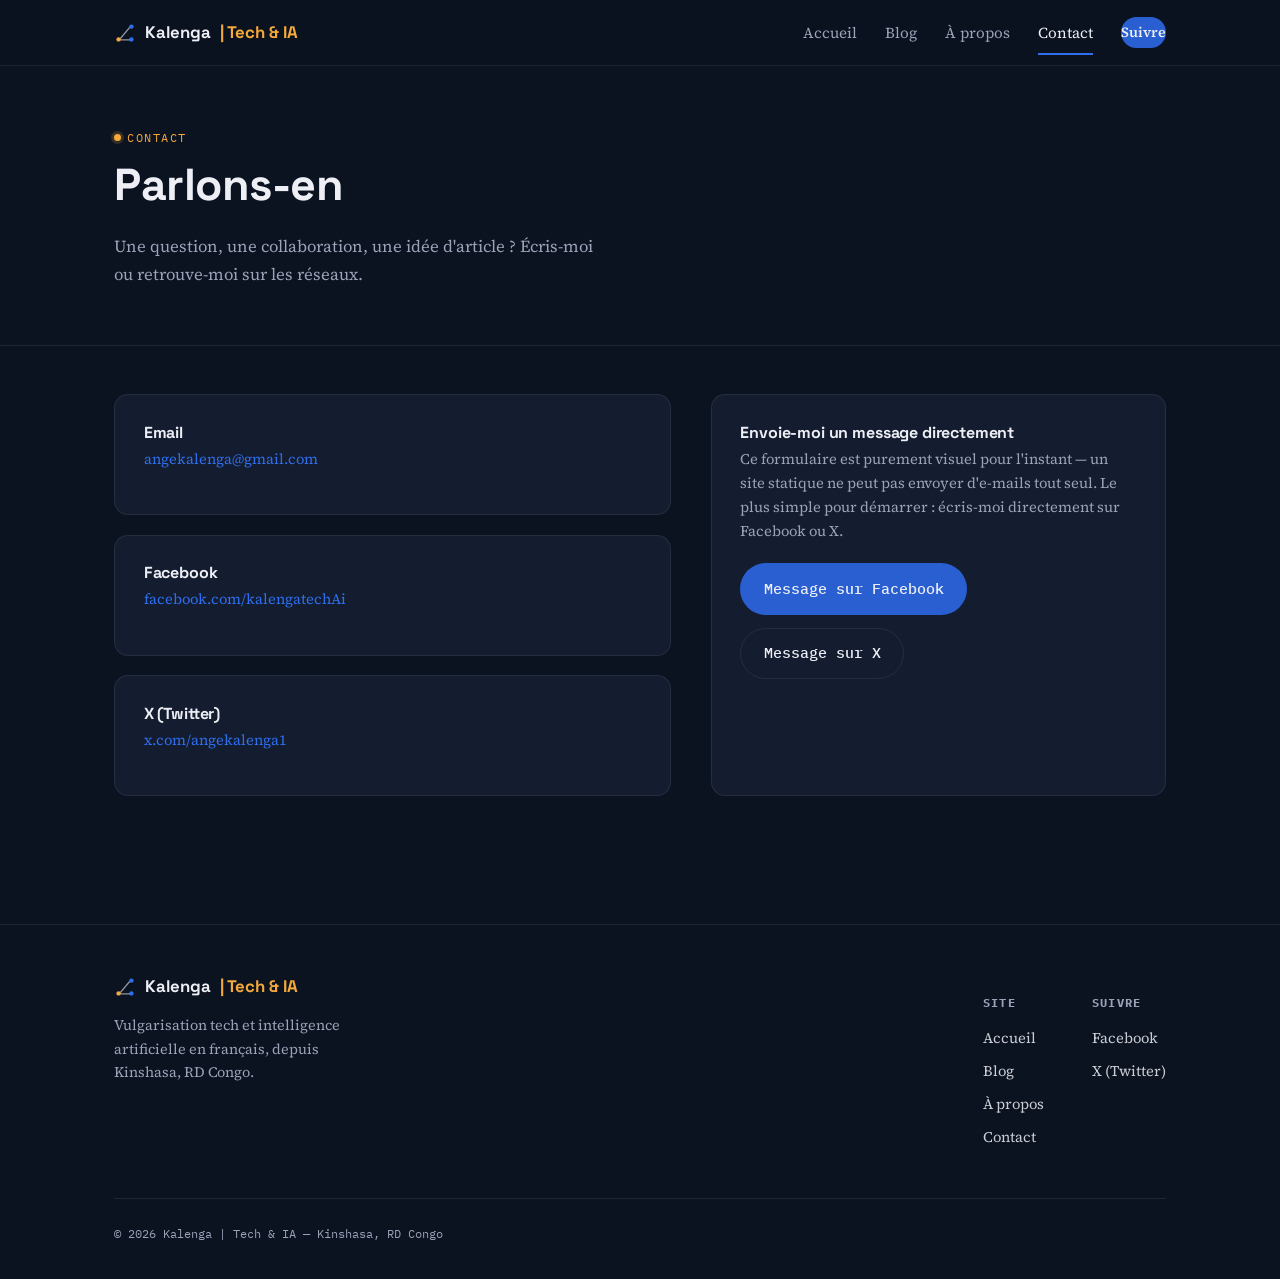
<file: contact.html>
<!DOCTYPE html>
<html lang="fr">
<head>
<meta charset="UTF-8">
<meta name="viewport" content="width=device-width, initial-scale=1.0">
<title>Contact — Kalenga | Tech & IA</title>
<meta name="description" content="Contacte Kalenga | Tech & IA par email ou sur les réseaux sociaux.">
<meta name="keywords" content="contact Kalenga Tech IA, contact tech Kinshasa">
<link rel="canonical" href="https://angekalenga-ai.github.io/kalenga-tech-ia/contact.html">
<meta property="og:type" content="website">
<meta property="og:site_name" content="Kalenga | Tech &amp; IA">
<meta property="og:title" content="Contact — Kalenga | Tech & IA">
<meta property="og:description" content="Contacte Kalenga | Tech & IA par email ou sur les réseaux sociaux.">
<meta property="og:image" content="https://angekalenga-ai.github.io/kalenga-tech-ia/assets/og-image.png">
<meta property="og:url" content="https://angekalenga-ai.github.io/kalenga-tech-ia/contact.html">
<meta name="twitter:card" content="summary_large_image">
<link rel="icon" href="assets/favicon.svg" type="image/svg+xml">
<link rel="apple-touch-icon" href="assets/apple-touch-icon.png">
<link rel="preconnect" href="https://fonts.googleapis.com">
<link href="https://fonts.googleapis.com/css2?family=Space+Grotesk:wght@400;500;700&family=Source+Serif+4:ital,opsz,wght@0,8..60,400;0,8..60,600;1,8..60,400&family=IBM+Plex+Mono:wght@400;500&display=swap" rel="stylesheet">
<link rel="stylesheet" href="css/style.css">
</head>
<body>

<header class="site">
  <nav class="nav">
    <a href="index.html" class="brand">
      <svg class="node-mark" viewBox="0 0 24 24" fill="none">
        <circle cx="5" cy="19" r="2.4" fill="#F4A93A"/>
        <circle cx="19" cy="5" r="2.4" fill="#2F6FED"/>
        <circle cx="19" cy="19" r="2.4" fill="#2F6FED"/>
        <path d="M7 18L17 6M7 19.5H17" stroke="#EDEFF5" stroke-width="1.3" opacity="0.6"/>
      </svg>
      Kalenga <span class="tag">| Tech &amp; IA</span>
    </a>
    <button class="nav-toggle" aria-label="Ouvrir le menu">☰</button>
    <div class="nav-links">
      <a href="index.html">Accueil</a>
      <a href="blog.html">Blog</a>
      <a href="a-propos.html">À propos</a>
      <a href="contact.html" class="active">Contact</a>
      <a href="https://www.facebook.com/kalengatechAi" class="nav-cta" target="_blank" rel="noopener">Suivre</a>
    </div>
  </nav>
</header>

<div class="page-head">
  <div class="wrap">
    <span class="eyebrow">Contact</span>
    <h1>Parlons-en</h1>
    <p class="lead">Une question, une collaboration, une idée d'article ? Écris-moi ou retrouve-moi sur les réseaux.</p>
  </div>
</div>

<div class="wrap">
  <div class="contact-grid">

    <div>
      <div class="contact-card">
        <h4>Email</h4>
        <p><a href="mailto:angekalenga@gmail.com" style="color:var(--signal);">angekalenga@gmail.com</a></p>
      </div>
      <div class="contact-card">
        <h4>Facebook</h4>
        <p><a href="https://www.facebook.com/kalengatechAi" style="color:var(--signal);" target="_blank" rel="noopener">facebook.com/kalengatechAi</a></p>
      </div>
      <div class="contact-card">
        <h4>X (Twitter)</h4>
        <p><a href="https://x.com/angekalenga1" style="color:var(--signal);" target="_blank" rel="noopener">x.com/angekalenga1</a></p>
      </div>
    </div>

    <div class="contact-card">
      <h4>Envoie-moi un message directement</h4>
      <p style="margin-bottom:1.2rem;">Ce formulaire est purement visuel pour l'instant — un site statique ne peut pas envoyer d'e-mails tout seul. Le plus simple pour démarrer : écris-moi directement sur Facebook ou X.</p>
      <div class="btn-row" style="margin-top:0;">
        <a href="https://www.facebook.com/kalengatechAi" class="btn btn-primary" target="_blank" rel="noopener">Message sur Facebook</a>
        <a href="https://x.com/angekalenga1" class="btn btn-outline" target="_blank" rel="noopener">Message sur X</a>
      </div>
    </div>

  </div>
</div>

<footer class="site">
  <div class="wrap">
    <div class="footer-grid">
      <div class="footer-brand">
        <div class="brand" style="margin-bottom:0.8rem;">
          <svg class="node-mark" viewBox="0 0 24 24" fill="none">
            <circle cx="5" cy="19" r="2.4" fill="#F4A93A"/>
            <circle cx="19" cy="5" r="2.4" fill="#2F6FED"/>
            <circle cx="19" cy="19" r="2.4" fill="#2F6FED"/>
            <path d="M7 18L17 6M7 19.5H17" stroke="#EDEFF5" stroke-width="1.3" opacity="0.6"/>
          </svg>
          Kalenga <span class="tag">| Tech &amp; IA</span>
        </div>
        <p>Vulgarisation tech et intelligence artificielle en français, depuis Kinshasa, RD Congo.</p>
      </div>
      <div class="footer-links">
        <div class="footer-col">
          <h5>Site</h5>
          <a href="index.html">Accueil</a>
          <a href="blog.html">Blog</a>
          <a href="a-propos.html">À propos</a>
          <a href="contact.html">Contact</a>
        </div>
        <div class="footer-col">
          <h5>Suivre</h5>
          <a href="https://www.facebook.com/kalengatechAi" target="_blank" rel="noopener">Facebook</a>
          <a href="https://x.com/angekalenga1" target="_blank" rel="noopener">X (Twitter)</a>
        </div>
      </div>
    </div>
    <div class="footer-bottom">© 2026 Kalenga | Tech &amp; IA — Kinshasa, RD Congo</div>
  </div>
</footer>

<script src="js/script.js"></script>
</body>
</html>
</file>
<file: css/style.css>
/* ==========================================================================
   Kalenga | Tech & IA — feuille de style partagée
   Direction : bleu nuit + signal bleu + or, motif "nœuds de réseau"
   ========================================================================== */

:root {
  --ink: #0b1220;
  --ink-2: #0f1830;
  --panel: #141c2f;
  --panel-border: rgba(237, 239, 245, 0.08);
  --signal: #2f6fed;
  --signal-deep: #2a5fd1;
  --gold: #f4a93a;
  --ember: #e4483c;
  --paper: #edeff5;
  --muted: #9aa3b8;

  --font-display: "Space Grotesk", sans-serif;
  --font-body: "Source Serif 4", serif;
  --font-mono: "IBM Plex Mono", monospace;

  --max-w: 1100px;
  --radius: 14px;
}

* { box-sizing: border-box; }

html {
  scroll-behavior: smooth;
}

body {
  margin: 0;
  background: var(--ink);
  color: var(--paper);
  font-family: var(--font-body);
  font-size: 1.05rem;
  line-height: 1.65;
  -webkit-font-smoothing: antialiased;
}

img { max-width: 100%; display: block; }

a {
  color: inherit;
  text-decoration: none;
}

h1, h2, h3, h4 {
  font-family: var(--font-display);
  font-weight: 700;
  line-height: 1.12;
  margin: 0 0 0.5em;
  letter-spacing: -0.01em;
}

p { margin: 0 0 1em; }

.wrap {
  max-width: var(--max-w);
  margin: 0 auto;
  padding: 0 1.5rem;
}

.eyebrow {
  font-family: var(--font-mono);
  font-size: 0.78rem;
  letter-spacing: 0.12em;
  text-transform: uppercase;
  color: var(--gold);
  display: inline-flex;
  align-items: center;
  gap: 0.5em;
  margin-bottom: 1em;
}

.eyebrow::before {
  content: "";
  width: 7px;
  height: 7px;
  border-radius: 50%;
  background: var(--gold);
  box-shadow: 0 0 0 3px rgba(244, 169, 58, 0.18);
}

/* ---------- Header / nav ---------- */

header.site {
  position: sticky;
  top: 0;
  z-index: 50;
  background: rgba(11, 18, 32, 0.86);
  backdrop-filter: blur(10px);
  border-bottom: 1px solid var(--panel-border);
}

.nav {
  display: flex;
  align-items: center;
  justify-content: space-between;
  padding: 1rem 1.5rem;
  max-width: var(--max-w);
  margin: 0 auto;
}

.brand {
  font-family: var(--font-display);
  font-weight: 700;
  font-size: 1.05rem;
  display: flex;
  align-items: center;
  gap: 0.55rem;
  white-space: nowrap;
}

.brand .node-mark {
  width: 22px;
  height: 22px;
  flex: none;
}

.brand span.tag {
  color: var(--gold);
}

.nav-links {
  display: flex;
  gap: 1.75rem;
  font-size: 0.95rem;
  align-items: center;
}

.nav-links a {
  color: var(--muted);
  position: relative;
  padding: 0.25rem 0;
}

.nav-links a:hover,
.nav-links a.active {
  color: var(--paper);
}

.nav-links a.active::after {
  content: "";
  position: absolute;
  left: 0;
  right: 0;
  bottom: -6px;
  height: 2px;
  background: var(--signal);
}

.nav-cta {
  background: var(--signal-deep);
  color: var(--paper) !important;
  padding: 0.5rem 1rem;
  border-radius: 999px;
  font-size: 0.88rem;
  font-weight: 600;
}

.nav-toggle {
  display: none;
  background: none;
  border: 1px solid var(--panel-border);
  border-radius: 8px;
  padding: 0.4rem 0.6rem;
  color: var(--paper);
}

/* ---------- Boutons ---------- */

.btn {
  display: inline-flex;
  align-items: center;
  gap: 0.5em;
  font-family: var(--font-mono);
  font-size: 0.92rem;
  font-weight: 500;
  padding: 0.8rem 1.4rem;
  border-radius: 999px;
  border: 1px solid transparent;
  cursor: pointer;
  transition: transform 0.15s ease, opacity 0.15s ease;
}

.btn:hover { transform: translateY(-1px); }

.btn-primary {
  background: var(--signal-deep);
  color: var(--paper);
}

.btn-gold {
  background: var(--gold);
  color: var(--ink);
}

.btn-outline {
  background: transparent;
  color: var(--paper);
  border-color: var(--panel-border);
}

.btn-row {
  display: flex;
  flex-wrap: wrap;
  gap: 0.8rem;
  margin-top: 1.6rem;
}

/* ---------- Hero ---------- */

.hero {
  position: relative;
  padding: 5.5rem 0 4rem;
  overflow: hidden;
  border-bottom: 1px solid var(--panel-border);
}

#node-canvas {
  position: absolute;
  inset: 0;
  width: 100%;
  height: 100%;
  opacity: 0.55;
  pointer-events: none;
}

.hero .wrap {
  position: relative;
  z-index: 2;
}

.hero h1 {
  font-size: clamp(2.1rem, 5.5vw, 3.4rem);
  max-width: 16ch;
}

.hero .lead {
  font-family: var(--font-body);
  font-size: 1.15rem;
  color: var(--muted);
  max-width: 52ch;
  margin-top: 1rem;
}

/* ---------- Bande de preuve qualitative ---------- */

.proof {
  border-bottom: 1px solid var(--panel-border);
  background: var(--ink-2);
}

.proof .wrap {
  display: grid;
  grid-template-columns: repeat(3, 1fr);
  gap: 1.5rem;
  padding: 2.2rem 1.5rem;
}

.proof-item {
  font-family: var(--font-mono);
  font-size: 0.85rem;
  color: var(--muted);
  padding-left: 1.1rem;
  border-left: 2px solid var(--signal);
}

.proof-item strong {
  display: block;
  font-family: var(--font-display);
  color: var(--paper);
  font-size: 1.05rem;
  font-weight: 600;
  margin-bottom: 0.2rem;
}

/* ---------- Sections génériques ---------- */

section.block {
  padding: 4.5rem 0;
}

.block-head {
  display: flex;
  align-items: flex-end;
  justify-content: space-between;
  gap: 1rem;
  margin-bottom: 2.5rem;
  flex-wrap: wrap;
}

.block-head h2 {
  font-size: clamp(1.6rem, 3.5vw, 2.1rem);
  max-width: 20ch;
}

.see-all {
  font-family: var(--font-mono);
  font-size: 0.85rem;
  color: var(--signal);
  white-space: nowrap;
}

/* ---------- Cartes d'articles ---------- */

.card-grid {
  display: grid;
  grid-template-columns: repeat(3, 1fr);
  gap: 1.4rem;
}

.card {
  background: var(--panel);
  border: 1px solid var(--panel-border);
  border-radius: var(--radius);
  padding: 1.6rem;
  display: flex;
  flex-direction: column;
  transition: border-color 0.15s ease, transform 0.15s ease;
}

.card:hover {
  border-color: var(--signal);
  transform: translateY(-2px);
}

.tag-pill {
  font-family: var(--font-mono);
  font-size: 0.72rem;
  text-transform: uppercase;
  letter-spacing: 0.08em;
  color: var(--ink);
  background: var(--gold);
  padding: 0.25rem 0.6rem;
  border-radius: 999px;
  display: inline-block;
  margin-bottom: 0.9rem;
  width: fit-content;
}

.tag-pill.alt { background: var(--ember); color: var(--paper); }
.tag-pill.blue { background: var(--signal); color: var(--paper); }
.tag-pill.green { background: #1f8f7a; color: var(--paper); }

.card h3 {
  font-size: 1.15rem;
  margin-bottom: 0.5rem;
}

.card p {
  color: var(--muted);
  font-size: 0.96rem;
  flex: 1;
}

.card .meta {
  font-family: var(--font-mono);
  font-size: 0.78rem;
  color: var(--muted);
  margin-top: 1rem;
  padding-top: 1rem;
  border-top: 1px solid var(--panel-border);
}

/* ---------- Liste "pourquoi suivre" à puces nœuds ---------- */

.node-list {
  list-style: none;
  margin: 0;
  padding: 0;
  display: grid;
  grid-template-columns: repeat(3, 1fr);
  gap: 1.8rem;
}

.node-list li {
  position: relative;
  padding-left: 1.7rem;
}

.node-list li::before {
  content: "";
  position: absolute;
  left: 0;
  top: 0.35em;
  width: 10px;
  height: 10px;
  border-radius: 50%;
  background: var(--signal);
  box-shadow: 0 0 0 4px rgba(47, 111, 237, 0.15);
}

.node-list li::after {
  content: "";
  position: absolute;
  left: 4px;
  top: 1.1em;
  width: 1px;
  height: calc(100% - 0.9em);
  background: linear-gradient(var(--signal), transparent);
  opacity: 0.4;
}

.node-list h4 {
  font-size: 1.05rem;
  margin-bottom: 0.35rem;
}

.node-list p {
  color: var(--muted);
  font-size: 0.94rem;
  margin: 0;
}

/* ---------- Bande CTA ---------- */

.cta-band {
  background: var(--gold);
  color: var(--ink);
  border-radius: 20px;
  padding: 3rem 2.2rem;
  margin: 0 1.5rem;
  text-align: center;
}

.cta-band h2 {
  color: var(--ink);
  font-size: clamp(1.5rem, 4vw, 2.1rem);
}

.cta-band p {
  color: rgba(11, 18, 32, 0.75);
  max-width: 42ch;
  margin: 0.6rem auto 0;
}

.cta-band .btn-row { justify-content: center; }

.cta-band .btn-outline {
  border-color: rgba(11, 18, 32, 0.35);
  color: var(--ink);
}

/* ---------- Footer ---------- */

footer.site {
  border-top: 1px solid var(--panel-border);
  padding: 3rem 0 2.2rem;
  margin-top: 3rem;
}

.footer-grid {
  display: flex;
  justify-content: space-between;
  flex-wrap: wrap;
  gap: 2rem;
}

.footer-brand p {
  color: var(--muted);
  font-size: 0.9rem;
  max-width: 32ch;
}

.footer-links {
  display: flex;
  gap: 3rem;
  flex-wrap: wrap;
}

.footer-col h5 {
  font-family: var(--font-mono);
  font-size: 0.75rem;
  text-transform: uppercase;
  letter-spacing: 0.1em;
  color: var(--muted);
  margin-bottom: 0.8rem;
}

.footer-col a {
  display: block;
  color: var(--paper);
  font-size: 0.92rem;
  margin-bottom: 0.55rem;
  opacity: 0.85;
}

.footer-col a:hover { opacity: 1; color: var(--signal); }

.footer-bottom {
  margin-top: 2.5rem;
  padding-top: 1.5rem;
  border-top: 1px solid var(--panel-border);
  font-family: var(--font-mono);
  font-size: 0.78rem;
  color: var(--muted);
}

/* ---------- Pages secondaires (blog, à propos, contact) ---------- */

.page-head {
  padding: 3.5rem 0 2.5rem;
  border-bottom: 1px solid var(--panel-border);
}

.page-head h1 {
  font-size: clamp(1.9rem, 5vw, 2.8rem);
  max-width: 20ch;
}

.page-head .lead {
  color: var(--muted);
  max-width: 55ch;
  font-size: 1.05rem;
}

.filters {
  display: flex;
  gap: 0.6rem;
  flex-wrap: wrap;
  margin-top: 1.6rem;
}

.filter-pill {
  font-family: var(--font-mono);
  font-size: 0.8rem;
  border: 1px solid var(--panel-border);
  padding: 0.4rem 0.85rem;
  border-radius: 999px;
  color: var(--muted);
  cursor: pointer;
  user-select: none;
  transition: border-color 0.15s ease, color 0.15s ease;
}

.filter-pill:hover { color: var(--paper); border-color: var(--signal); }

.filter-pill.is-active {
  border-color: var(--signal);
  color: var(--paper);
  background: rgba(47, 111, 237, 0.12);
}

.blog-grid {
  display: grid;
  grid-template-columns: repeat(3, 1fr);
  gap: 1.4rem;
  padding: 3rem 0 5rem;
}

/* Timeline (à propos) */

.timeline {
  list-style: none;
  margin: 0;
  padding: 0;
  border-left: 1px solid var(--panel-border);
  margin-left: 0.4rem;
}

.timeline li {
  position: relative;
  padding: 0 0 2.2rem 2rem;
}

.timeline li::before {
  content: "";
  position: absolute;
  left: -6px;
  top: 0.3em;
  width: 11px;
  height: 11px;
  border-radius: 50%;
  background: var(--ink);
  border: 2px solid var(--signal);
}

.timeline .when {
  font-family: var(--font-mono);
  font-size: 0.78rem;
  color: var(--gold);
  display: block;
  margin-bottom: 0.3rem;
}

.timeline h4 {
  font-size: 1.05rem;
  margin-bottom: 0.3rem;
}

.timeline p {
  color: var(--muted);
  font-size: 0.94rem;
  margin: 0;
}

.avatar-block {
  display: flex;
  gap: 1.6rem;
  align-items: center;
  margin-bottom: 2.5rem;
  flex-wrap: wrap;
}

.avatar-node {
  width: 96px;
  height: 96px;
  border-radius: 50%;
  background: var(--panel);
  border: 1px solid var(--panel-border);
  display: flex;
  align-items: center;
  justify-content: center;
  font-family: var(--font-display);
  font-size: 1.7rem;
  font-weight: 700;
  color: var(--paper);
  flex: none;
  position: relative;
}

.avatar-node::after {
  content: "";
  position: absolute;
  inset: -6px;
  border-radius: 50%;
  border: 1px dashed var(--signal);
  opacity: 0.5;
}

/* Article */

.article-body {
  max-width: 68ch;
  margin: 0 auto;
  padding: 3rem 1.5rem 5rem;
}

.article-body h2 {
  margin-top: 2rem;
  font-size: 1.5rem;
}

.article-body p {
  color: var(--paper);
}

.article-body .lead {
  font-size: 1.15rem;
  color: var(--muted);
}

.share-row {
  display: flex;
  gap: 0.8rem;
  margin: 2.5rem 0;
  padding: 1.5rem 0;
  border-top: 1px solid var(--panel-border);
  border-bottom: 1px solid var(--panel-border);
  flex-wrap: wrap;
}

/* Contact */

.contact-grid {
  display: grid;
  grid-template-columns: 1.1fr 0.9fr;
  gap: 2.5rem;
  padding: 3rem 0 5rem;
}

.contact-card {
  background: var(--panel);
  border: 1px solid var(--panel-border);
  border-radius: var(--radius);
  padding: 1.8rem;
}

.contact-card h4 {
  font-size: 1rem;
  margin-bottom: 0.3rem;
}

.contact-card p {
  color: var(--muted);
  font-size: 0.92rem;
}

.contact-card + .contact-card { margin-top: 1.2rem; }

/* ---------- Responsive ---------- */

@media (max-width: 860px) {
  .card-grid, .node-list, .blog-grid { grid-template-columns: repeat(2, 1fr); }
  .contact-grid { grid-template-columns: 1fr; }
  .proof .wrap { grid-template-columns: 1fr; }
}

@media (max-width: 640px) {
  .nav-links {
    position: fixed;
    top: 64px;
    left: 0;
    right: 0;
    background: var(--ink-2);
    flex-direction: column;
    align-items: flex-start;
    padding: 1.5rem;
    gap: 1.2rem;
    border-bottom: 1px solid var(--panel-border);
    transform: translateY(-130%);
    transition: transform 0.25s ease;
  }

  .nav-links.is-open { transform: translateY(0); }

  .nav-toggle { display: block; }

  .card-grid, .node-list, .blog-grid { grid-template-columns: 1fr; }

  .cta-band { margin: 0 1rem; padding: 2.2rem 1.4rem; }

  .footer-grid { flex-direction: column; }
}

@media (prefers-reduced-motion: reduce) {
  html { scroll-behavior: auto; }
  #node-canvas { display: none; }
  .btn:hover { transform: none; }
}

/* ==========================================================================
   Extension "magazine" — couvertures, domaines, méta d'article, sommaire,
   citations, navigation précédent/suivant, révélation au défilement
   ========================================================================== */

/* ---------- Couvertures d'articles (dégradés + icône, sans image externe) ---------- */

.cover {
  position: relative;
  border-radius: var(--radius);
  aspect-ratio: 16 / 9;
  overflow: hidden;
  display: flex;
  align-items: center;
  justify-content: center;
  margin-bottom: 1rem;
}

.cover svg { width: 34%; height: 34%; opacity: 0.9; }

.cover::after {
  content: "";
  position: absolute;
  inset: 0;
  background-image:
    radial-gradient(circle at 20% 20%, rgba(255,255,255,0.12), transparent 40%),
    radial-gradient(circle at 80% 80%, rgba(255,255,255,0.08), transparent 45%);
}

.cover-ia { background: linear-gradient(135deg, #16264a, var(--signal-deep)); }
.cover-reseaux { background: linear-gradient(135deg, #3a1414, var(--ember)); }
.cover-apprentissage { background: linear-gradient(135deg, #3a2a10, var(--gold)); }
.cover-carriere { background: linear-gradient(135deg, #142a2a, #1f8f7a); }

.cover.small { aspect-ratio: 16/10; }

/* ---------- Domaines (accueil) ---------- */

.domain-grid {
  display: grid;
  grid-template-columns: repeat(5, 1fr);
  gap: 1.1rem;
}

.domain-card {
  background: var(--panel);
  border: 1px solid var(--panel-border);
  border-radius: var(--radius);
  padding: 1.4rem 1.1rem;
  text-align: center;
  transition: border-color 0.15s ease, transform 0.15s ease;
}

.domain-card:hover { border-color: var(--signal); transform: translateY(-2px); }

.domain-card svg { width: 30px; height: 30px; margin: 0 auto 0.8rem; }

.domain-card h4 {
  font-size: 0.95rem;
  margin-bottom: 0.3rem;
}

.domain-card p {
  font-size: 0.82rem;
  color: var(--muted);
  margin: 0;
}

/* ---------- Réseaux sociaux (accueil) ---------- */

.social-row {
  display: flex;
  gap: 1rem;
  flex-wrap: wrap;
  justify-content: center;
}

.social-chip {
  display: flex;
  align-items: center;
  gap: 0.6rem;
  background: var(--panel);
  border: 1px solid var(--panel-border);
  padding: 0.9rem 1.4rem;
  border-radius: 999px;
  font-family: var(--font-mono);
  font-size: 0.9rem;
  transition: border-color 0.15s ease, transform 0.15s ease;
}

.social-chip:hover { border-color: var(--signal); transform: translateY(-2px); }
.social-chip svg { width: 18px; height: 18px; }

/* ---------- Méta d'article : auteur, date, temps de lecture ---------- */

.article-authorline {
  display: flex;
  align-items: center;
  gap: 0.7rem;
  font-family: var(--font-mono);
  font-size: 0.82rem;
  color: var(--muted);
  margin-top: 1rem;
}

.author-dot {
  width: 30px;
  height: 30px;
  border-radius: 50%;
  background: var(--signal-deep);
  color: var(--paper);
  display: flex;
  align-items: center;
  justify-content: center;
  font-family: var(--font-display);
  font-size: 0.75rem;
  font-weight: 700;
  flex: none;
}

/* ---------- Sommaire ---------- */

.toc {
  background: var(--panel);
  border: 1px solid var(--panel-border);
  border-radius: var(--radius);
  padding: 1.4rem 1.6rem;
  margin: 2rem 0;
}

.toc h5 {
  font-family: var(--font-mono);
  font-size: 0.75rem;
  text-transform: uppercase;
  letter-spacing: 0.1em;
  color: var(--gold);
  margin: 0 0 0.8rem;
}

.toc ol {
  margin: 0;
  padding-left: 1.2rem;
  color: var(--paper);
  font-size: 0.92rem;
}

.toc li { margin-bottom: 0.4rem; }
.toc a { color: var(--paper); }
.toc a:hover { color: var(--signal); }

/* ---------- Citations ---------- */

blockquote.pullquote {
  border-left: 3px solid var(--gold);
  margin: 2rem 0;
  padding: 0.2rem 0 0.2rem 1.4rem;
  font-family: var(--font-display);
  font-size: 1.2rem;
  font-weight: 500;
  color: var(--paper);
  font-style: normal;
}

/* ---------- Navigation précédent / suivant ---------- */

.article-nav {
  display: grid;
  grid-template-columns: 1fr 1fr;
  gap: 1rem;
  margin: 2.5rem 0;
}

.article-nav a {
  display: block;
  background: var(--panel);
  border: 1px solid var(--panel-border);
  border-radius: var(--radius);
  padding: 1.1rem 1.3rem;
  transition: border-color 0.15s ease;
}

.article-nav a:hover { border-color: var(--signal); }

.article-nav .dir {
  font-family: var(--font-mono);
  font-size: 0.72rem;
  text-transform: uppercase;
  color: var(--muted);
  display: block;
  margin-bottom: 0.3rem;
}

.article-nav .next { text-align: right; }

/* ---------- Icônes de partage sociales dans share-row ---------- */

.btn svg { width: 16px; height: 16px; }

/* ---------- Révélation discrète au défilement ---------- */

.reveal {
  opacity: 0;
  transform: translateY(14px);
  transition: opacity 0.5s ease, transform 0.5s ease;
}

.reveal.is-visible {
  opacity: 1;
  transform: translateY(0);
}

@media (prefers-reduced-motion: reduce) {
  .reveal { opacity: 1; transform: none; transition: none; }
}

/* ---------- Responsive : magazine ---------- */

@media (max-width: 860px) {
  .domain-grid { grid-template-columns: repeat(3, 1fr); }
}

@media (max-width: 640px) {
  .domain-grid { grid-template-columns: repeat(2, 1fr); }
  .article-nav { grid-template-columns: 1fr; }
  .article-nav .next { text-align: left; }
}
</file>
